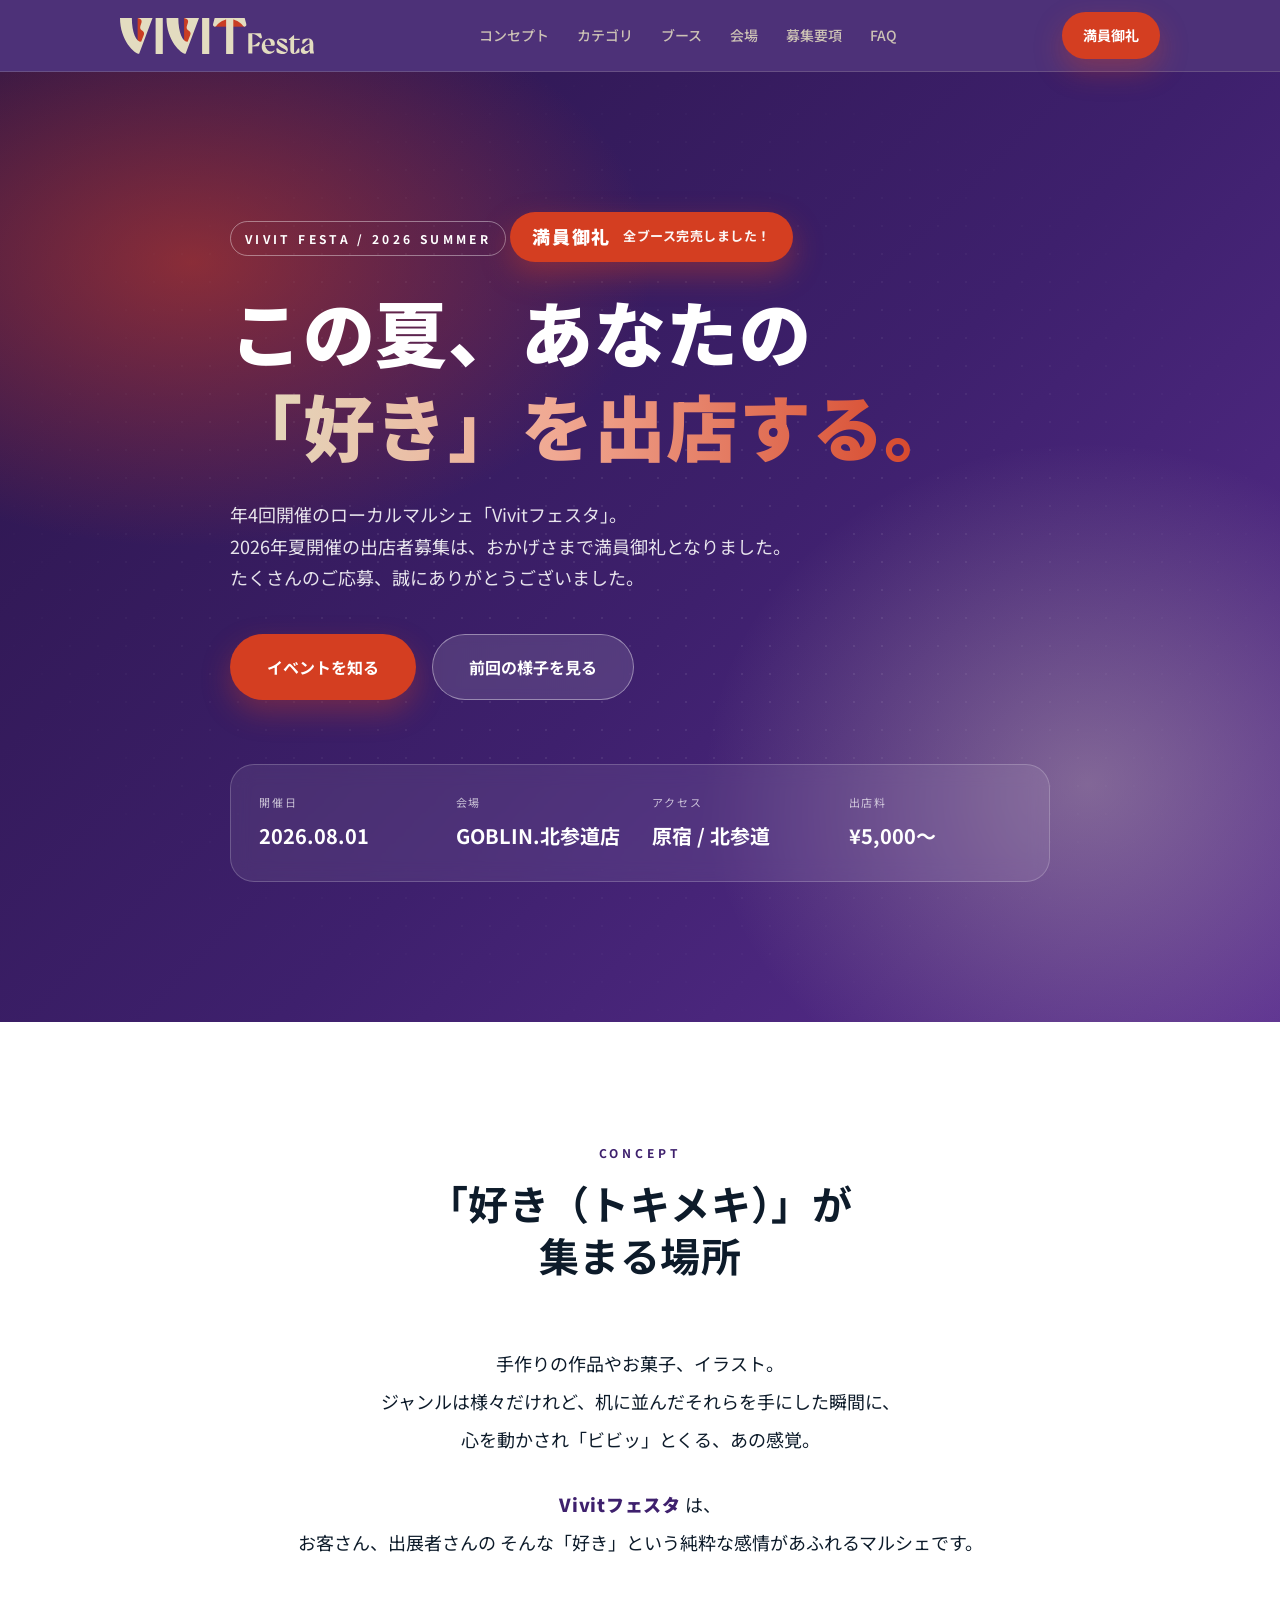
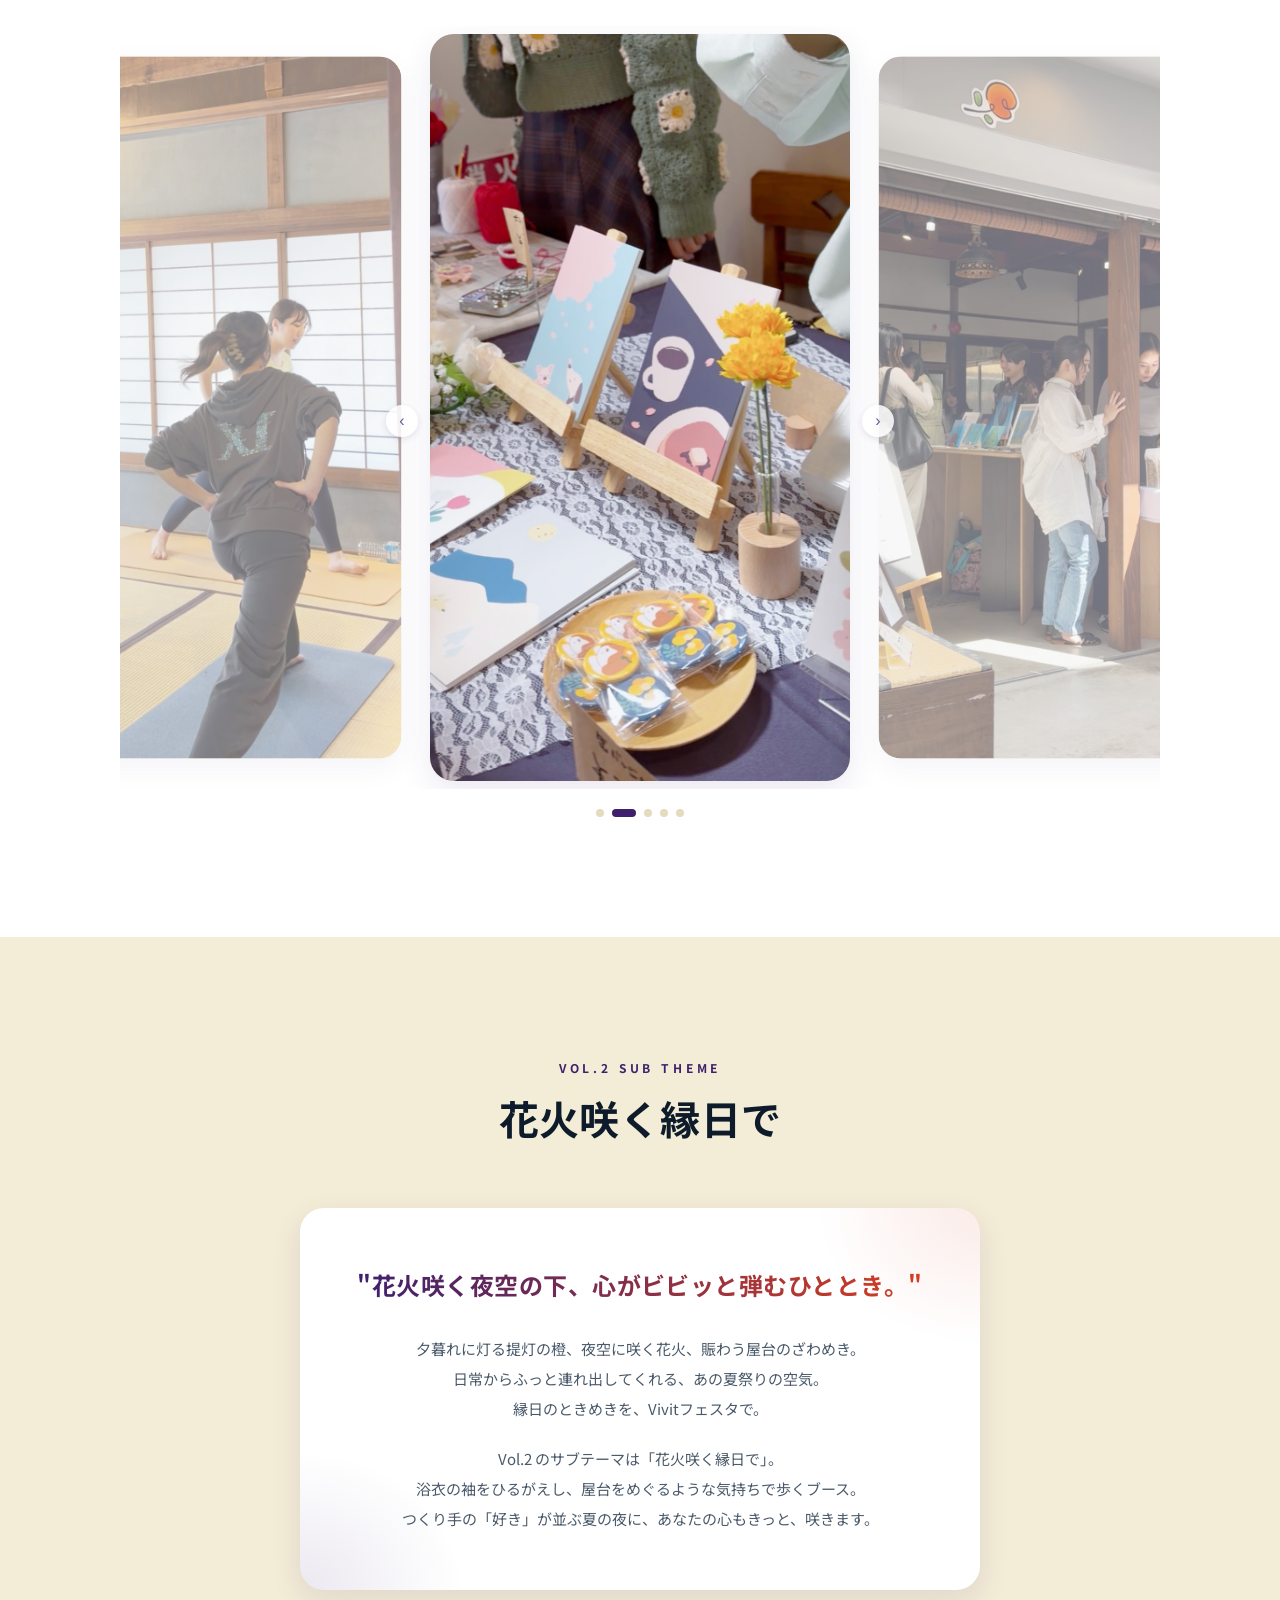
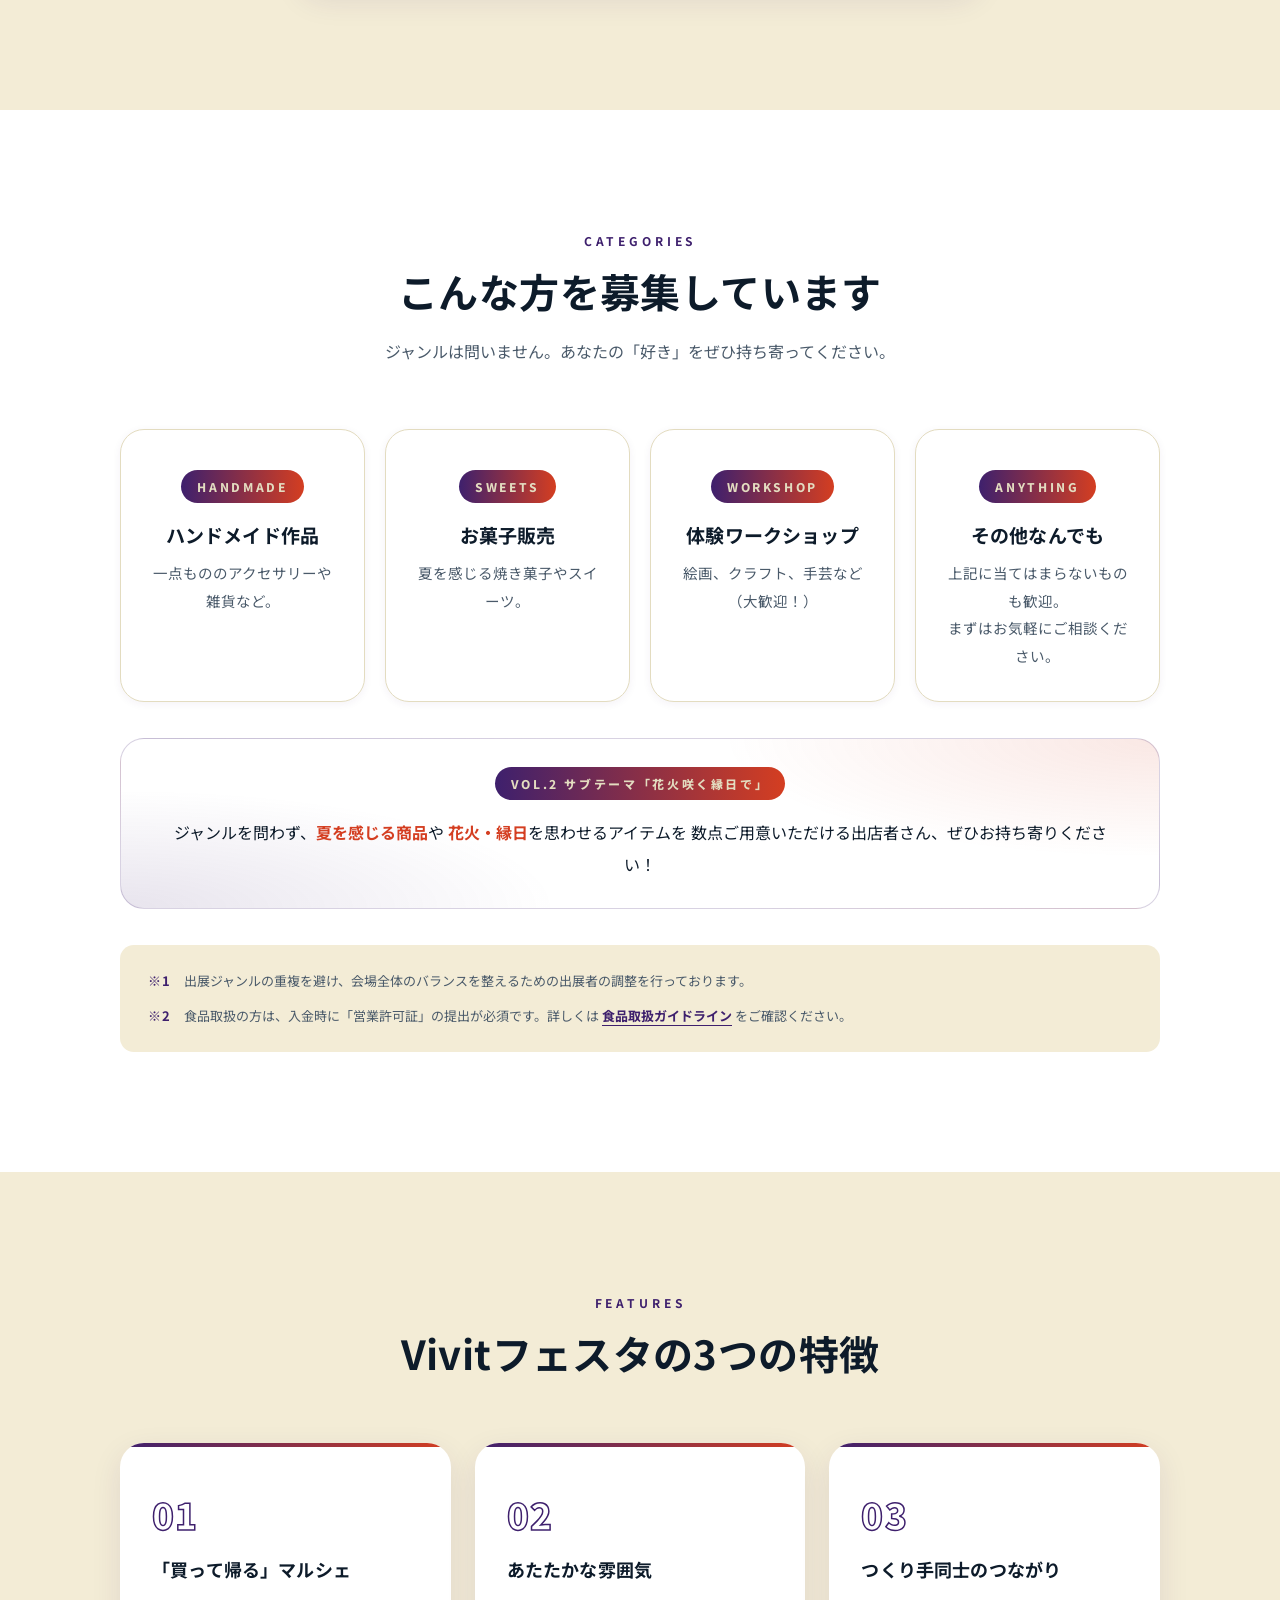
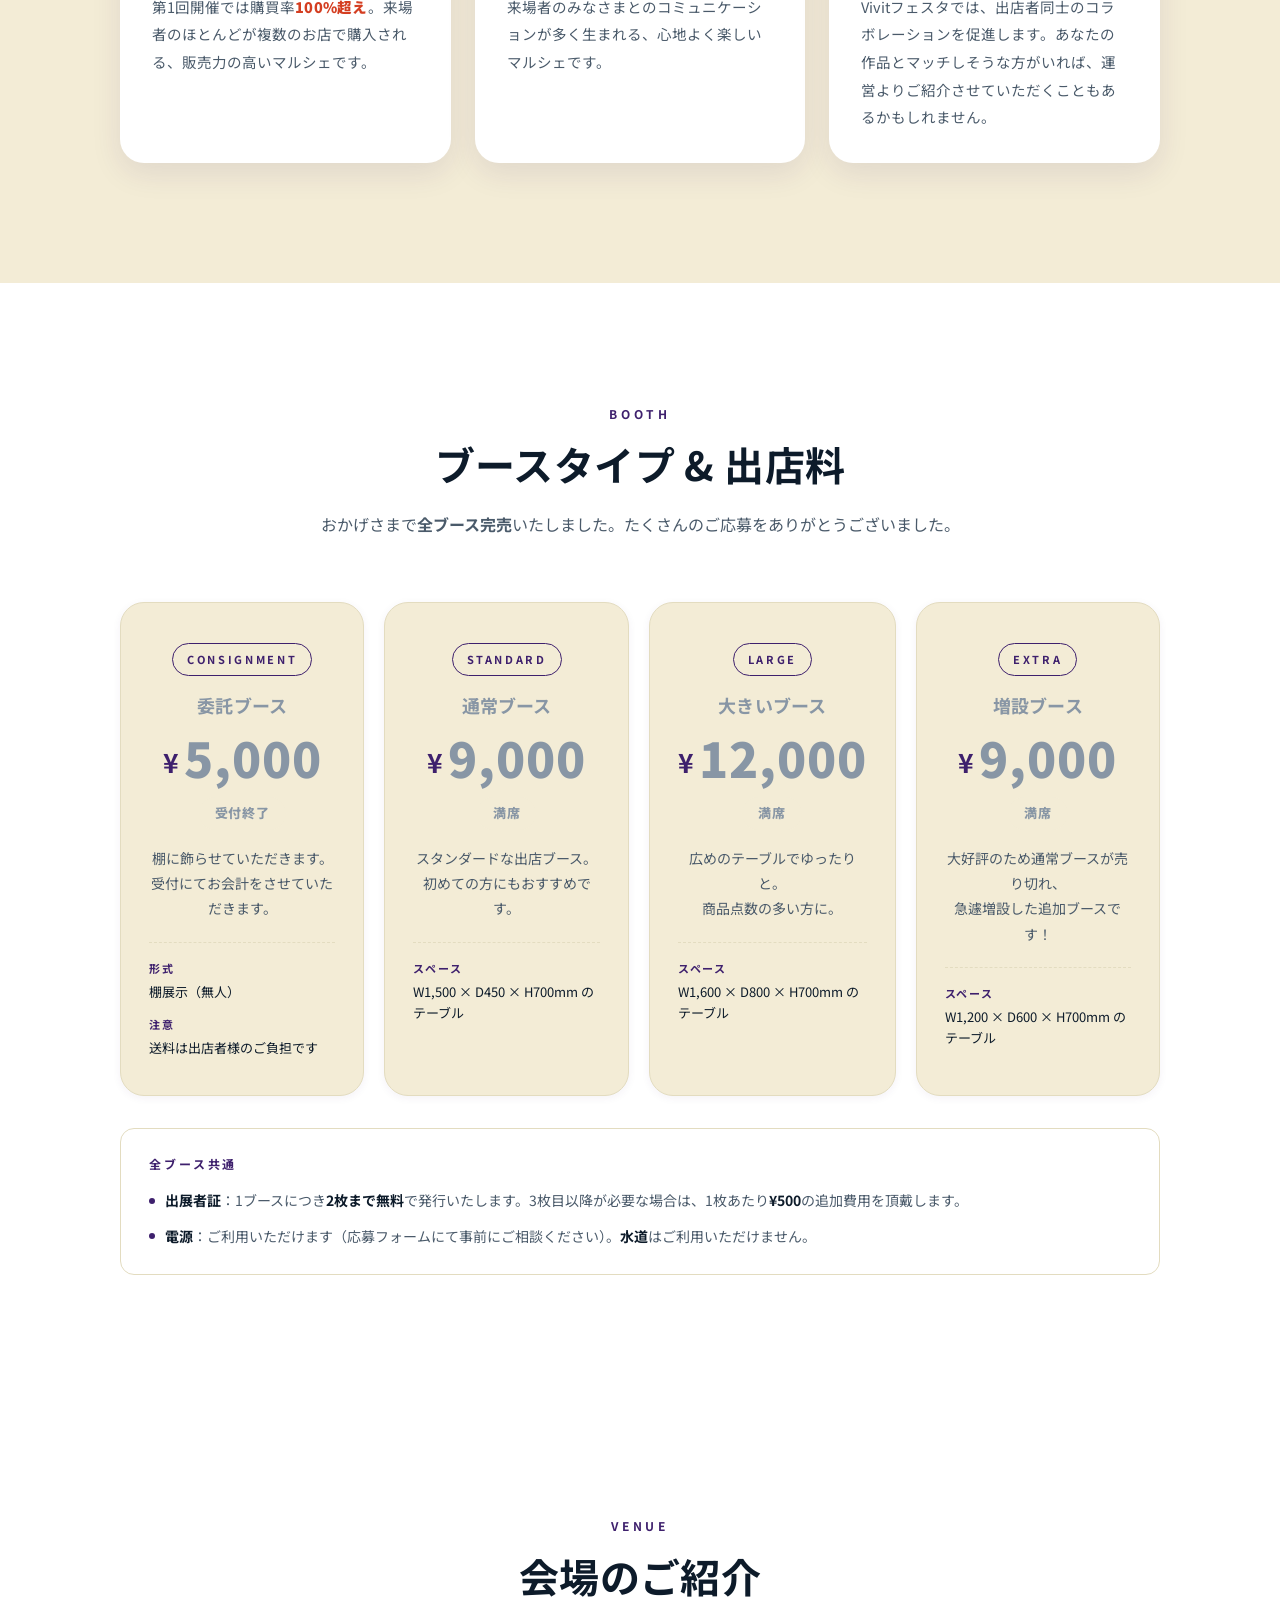
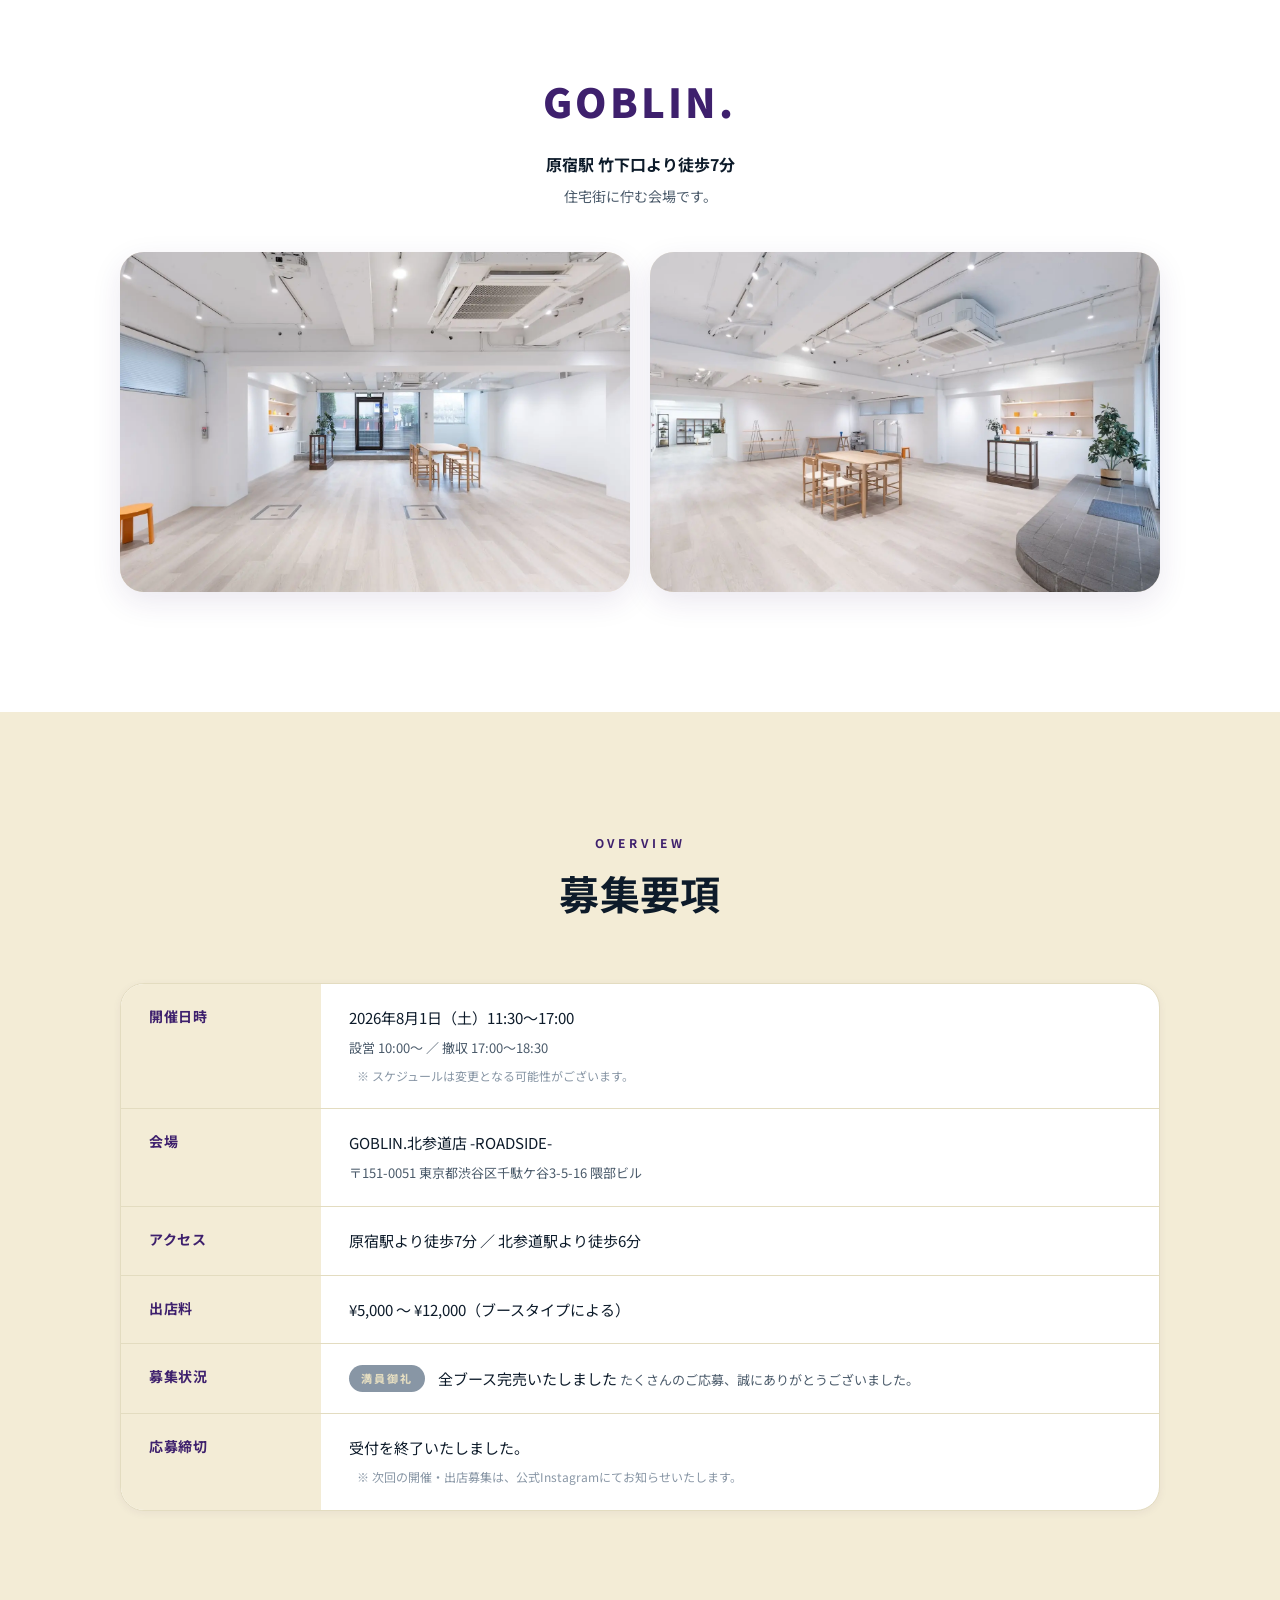
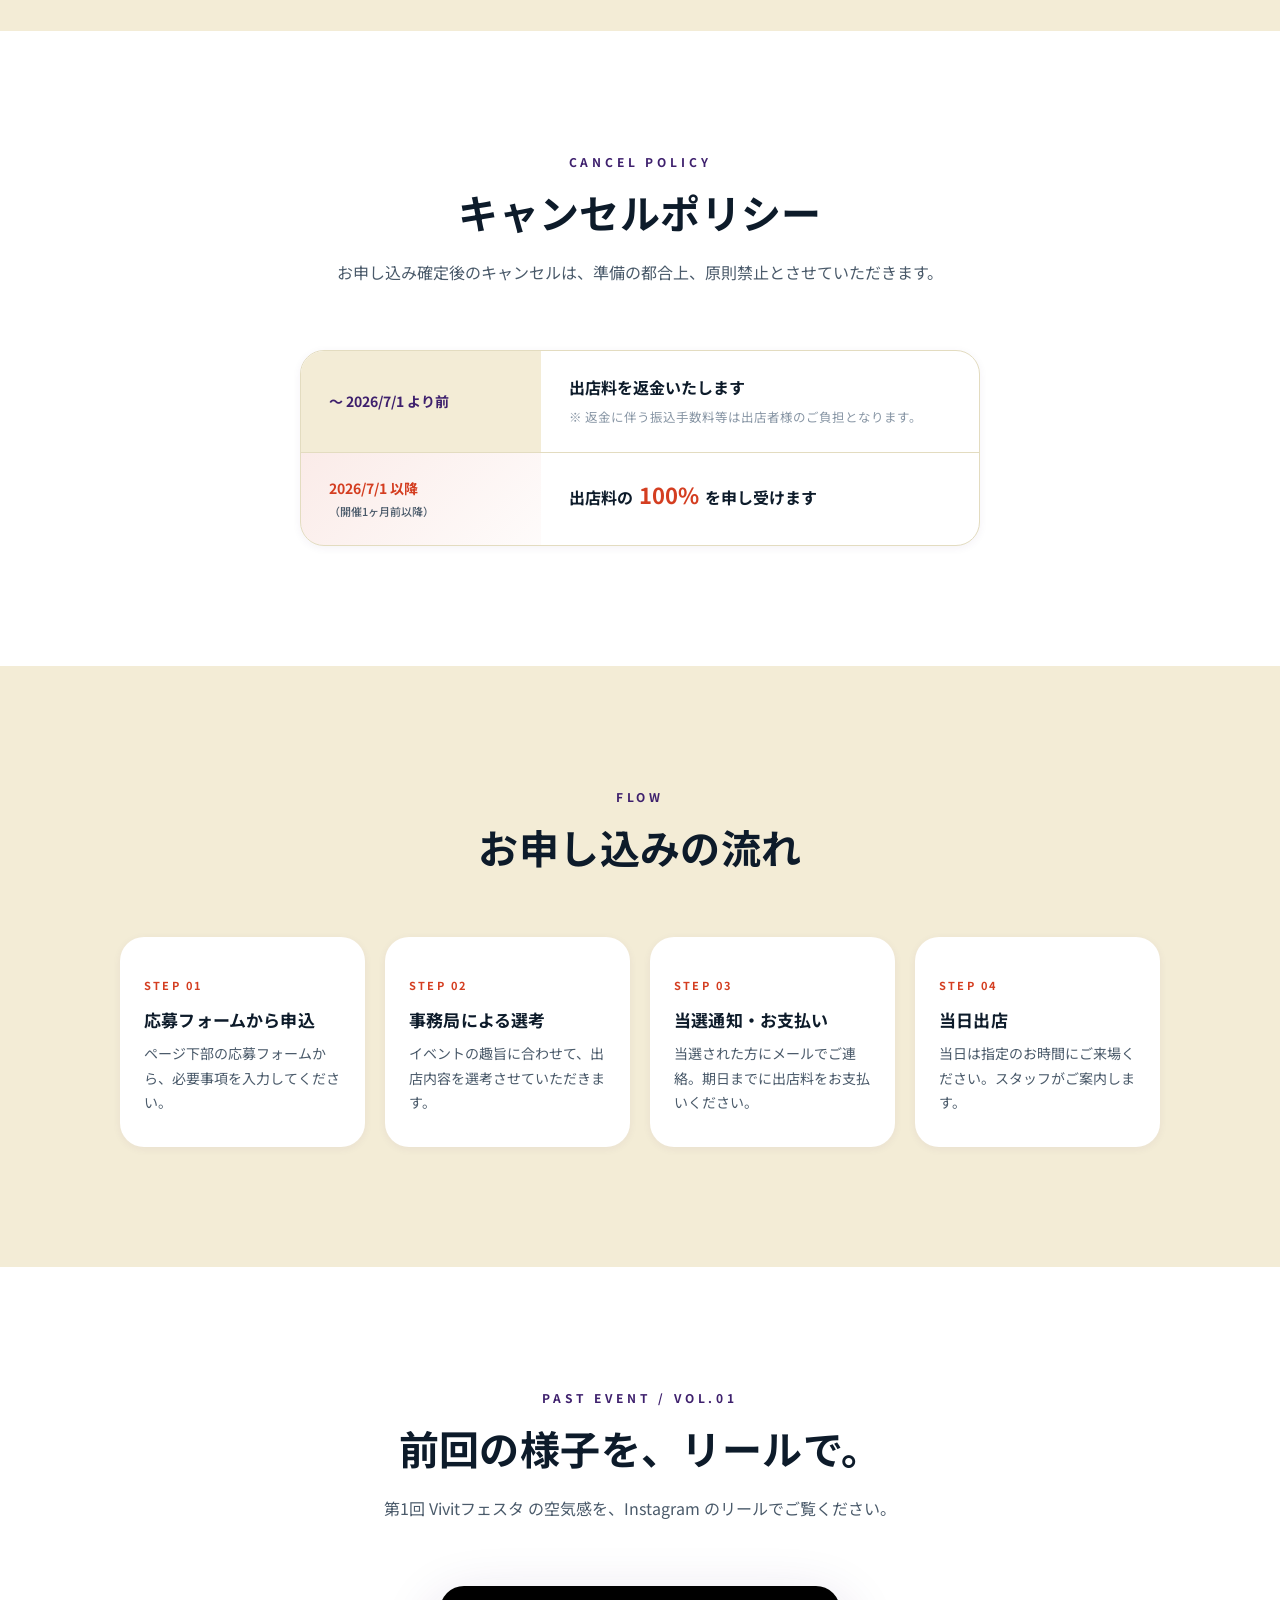
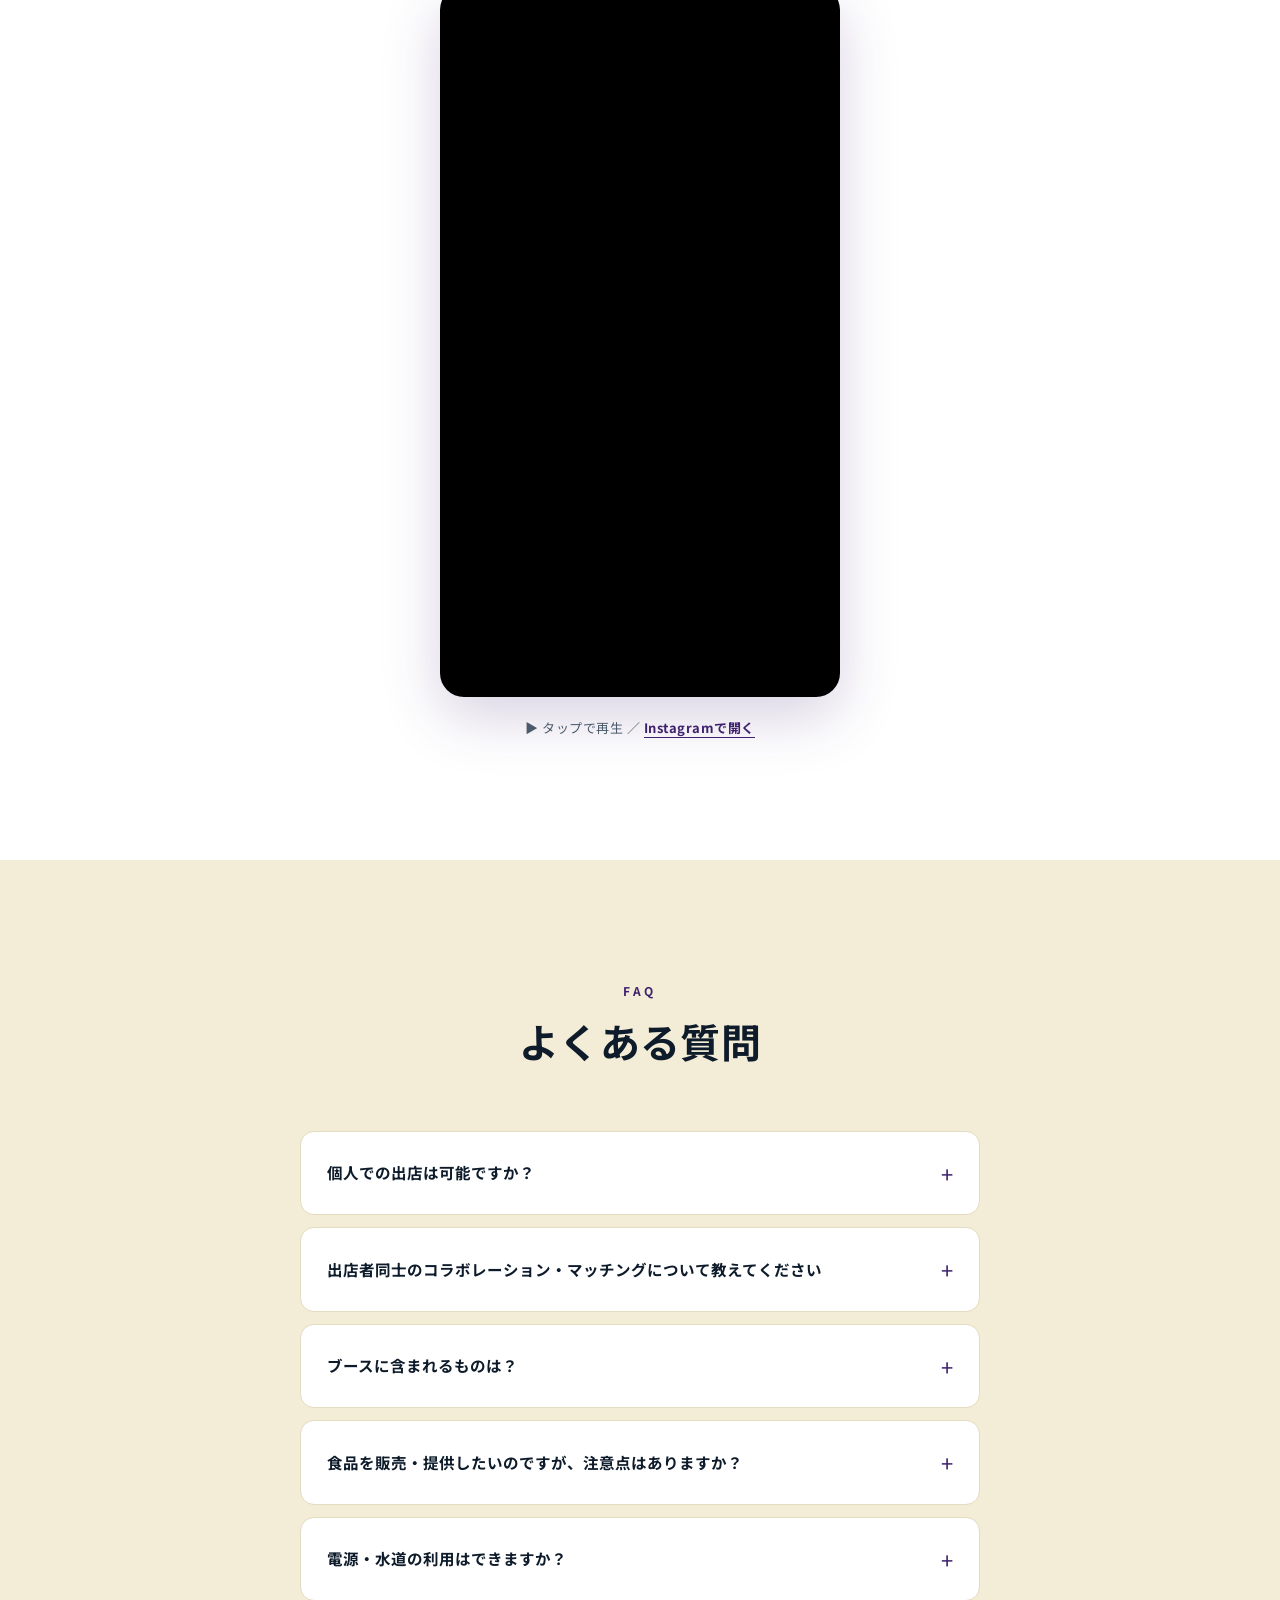
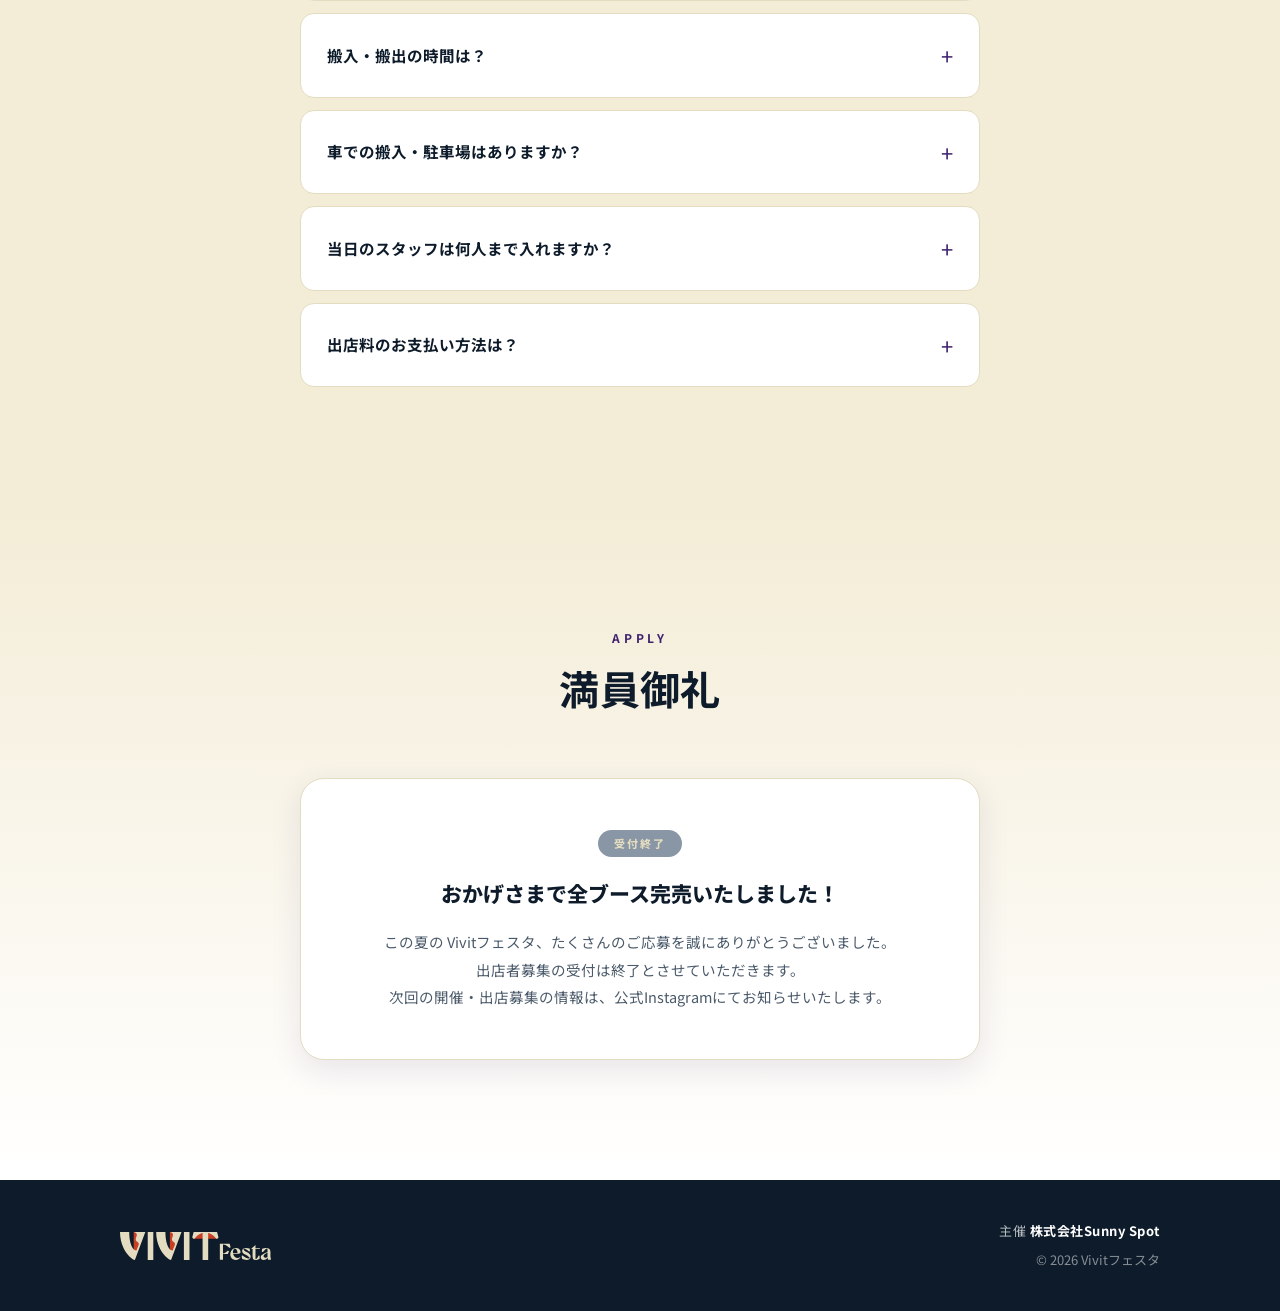
<file: index.html>
<!DOCTYPE html>
<html lang="ja">
<head>
  <meta charset="UTF-8">
  <meta name="viewport" content="width=device-width, initial-scale=1.0">
  <title>Vivitフェスタ</title>
  <meta http-equiv="refresh" content="0; url=/lp-2026-summer/">
  <link rel="canonical" href="/lp-2026-summer/">
  <script>location.replace('/lp-2026-summer/');</script>
</head>
<body>
  <p><a href="/lp-2026-summer/">Vivitフェスタ 2026 夏 のページへ</a></p>
</body>
</html>
</file>
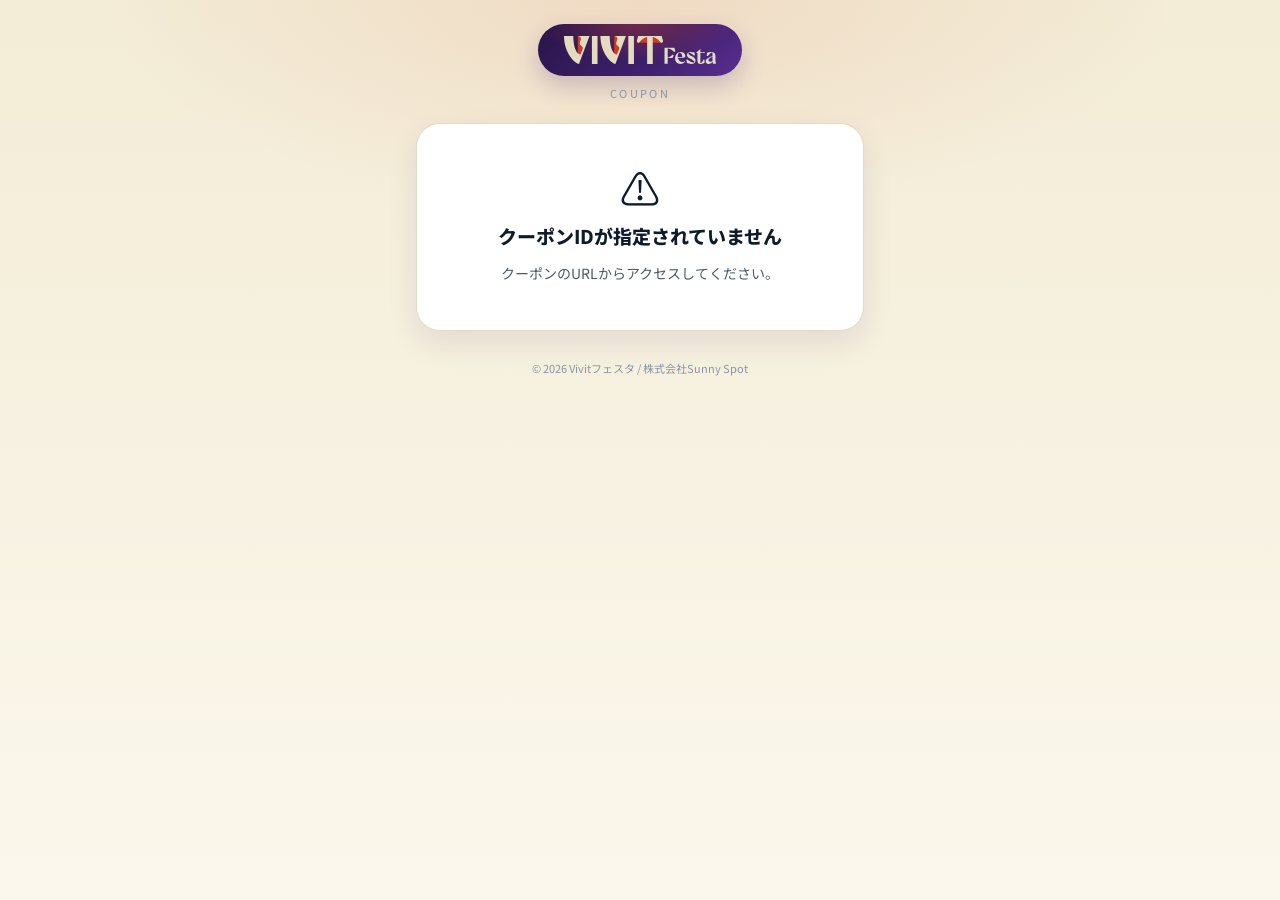
<file: coupon-2026-summer/index.html>
<!DOCTYPE html>
<html lang="ja">
<head>
  <meta charset="UTF-8">
  <meta name="viewport" content="width=device-width, initial-scale=1.0, viewport-fit=cover">
  <title>Vivitフェスタ クーポン</title>
  <meta name="robots" content="noindex,nofollow">
  <meta name="description" content="Vivitフェスタ 来場者向けクーポン">
  <link rel="preconnect" href="https://fonts.googleapis.com">
  <link rel="preconnect" href="https://fonts.gstatic.com" crossorigin>
  <link href="https://fonts.googleapis.com/css2?family=Noto+Sans+JP:wght@400;500;700;900&display=swap" rel="stylesheet">
  <style>
    :root {
      --color-primary: #3E206D;
      --color-primary-dark: #2a1549;
      --color-accent: #d43e21;
      --color-accent-dark: #a82e16;
      --color-cream: #e3dcc0;
      --color-ink: #0d1b2a;
      --color-ink-soft: #4a5a6a;
      --color-muted: #8896a5;
      --color-line: #e3dcc0;
      --color-surface: #ffffff;
      --color-surface-tinted: #f3ecd6;
      --radius-md: 14px;
      --radius-lg: 24px;
      --radius-pill: 999px;
      --font-jp: "Noto Sans JP", "Hiragino Sans", "Hiragino Kaku Gothic ProN", "Yu Gothic", sans-serif;
    }

    *, *::before, *::after { box-sizing: border-box; }
    [hidden] { display: none !important; }

    html { -webkit-text-size-adjust: 100%; }
    body {
      margin: 0;
      font-family: var(--font-jp);
      color: var(--color-ink);
      line-height: 1.7;
      -webkit-font-smoothing: antialiased;
      background:
        radial-gradient(70% 40% at 50% 0%, rgba(212, 62, 33, 0.10) 0%, transparent 60%),
        linear-gradient(180deg, var(--color-surface-tinted) 0%, #fbf7ec 100%);
      min-height: 100vh;
      min-height: 100dvh;
    }

    .wrap {
      width: 100%;
      max-width: 480px;
      margin-inline: auto;
      padding: 24px 16px calc(32px + env(safe-area-inset-bottom));
    }

    /* ===== Header ===== */
    .site-title {
      text-align: center;
      margin-bottom: 20px;
    }
    .logo-band {
      display: inline-flex;
      justify-content: center;
      align-items: center;
      padding: 12px 26px;
      border-radius: var(--radius-pill);
      background:
        radial-gradient(80% 120% at 50% 0%, rgba(212, 62, 33, 0.35) 0%, transparent 60%),
        linear-gradient(135deg, #2a1549 0%, #3E206D 60%, #5a2e90 100%);
      box-shadow: 0 10px 24px rgba(62, 32, 109, 0.22);
    }
    .logo-band .logo-img {
      height: 28px;
      width: auto;
      display: block;
    }
    .site-title .sub {
      display: block;
      margin-top: 8px;
      font-size: 11px;
      letter-spacing: 0.22em;
      color: var(--color-muted);
      text-transform: uppercase;
    }

    /* ===== Screen switching ===== */
    .screen { display: none; }
    .screen.is-active { display: block; }

    /* ===== Coupon ticket card ===== */
    .ticket {
      position: relative;
      background: var(--color-surface);
      border-radius: var(--radius-lg);
      box-shadow: 0 18px 44px rgba(62, 32, 109, 0.18);
      overflow: hidden;
      isolation: isolate;
    }
    .ticket-top {
      position: relative;
      padding: 30px 24px 26px;
      text-align: center;
      background:
        radial-gradient(60% 80% at 50% 0%, rgba(212, 62, 33, 0.10), transparent 70%),
        linear-gradient(180deg, #ffffff 0%, #fffdf7 100%);
    }
    .ticket-brand {
      font-size: 14px;
      font-weight: 700;
      letter-spacing: 0.06em;
      color: var(--color-primary);
      margin: 0 0 6px;
    }
    .ticket-amount {
      font-weight: 900;
      line-height: 1;
      letter-spacing: 0.01em;
      color: var(--color-accent);
      margin: 10px 0 4px;
      font-size: clamp(56px, 20vw, 84px);
    }
    .ticket-amount .yen {
      font-size: 0.42em;
      font-weight: 800;
      margin-left: 4px;
      color: var(--color-accent-dark);
      vertical-align: 0.12em;
    }
    .ticket-amount.is-skeleton {
      color: transparent;
      background: linear-gradient(90deg, #eee 25%, #f6f6f6 37%, #eee 63%);
      background-size: 400% 100%;
      border-radius: 12px;
      animation: shimmer 1.4s ease infinite;
      min-height: 84px;
    }
    @keyframes shimmer { 0% { background-position: 100% 0; } 100% { background-position: -100% 0; } }

    /* Perforation divider with side notches */
    .ticket-divider {
      position: relative;
      height: 0;
      border-top: 2px dashed var(--color-line);
      margin: 0 18px;
    }
    .ticket-divider::before,
    .ticket-divider::after {
      content: "";
      position: absolute;
      top: 50%;
      width: 26px;
      height: 26px;
      border-radius: 50%;
      background:
        radial-gradient(70% 40% at 50% 0%, rgba(212, 62, 33, 0.10) 0%, transparent 60%),
        var(--color-surface-tinted);
      transform: translateY(-50%);
    }
    .ticket-divider::before { left: -31px; }
    .ticket-divider::after { right: -31px; }

    .ticket-bottom {
      padding: 16px 24px 22px;
      text-align: center;
      background: linear-gradient(180deg, #fffdf7 0%, #ffffff 100%);
    }
    .ticket-terms {
      display: inline-flex;
      flex-wrap: wrap;
      gap: 6px 10px;
      justify-content: center;
      font-size: 13px;
      font-weight: 700;
      color: var(--color-primary);
    }
    .ticket-terms .chip {
      background: var(--color-surface-tinted);
      border-radius: var(--radius-pill);
      padding: 4px 14px;
    }

    /* Used stamp overlay */
    .ticket.is-used { filter: grayscale(0.85); }
    .ticket.is-used .ticket-amount { color: var(--color-muted); }
    .used-stamp {
      position: absolute;
      inset: 0;
      z-index: 3;
      display: grid;
      place-items: center;
      pointer-events: none;
    }
    .used-stamp span {
      transform: rotate(-14deg);
      border: 4px solid var(--color-accent);
      color: var(--color-accent);
      font-weight: 900;
      font-size: 34px;
      letter-spacing: 0.1em;
      padding: 6px 22px;
      border-radius: 12px;
      background: rgba(255, 255, 255, 0.72);
      box-shadow: 0 4px 14px rgba(168, 46, 22, 0.25);
    }

    /* ===== Guidance / status ===== */
    .guide {
      margin: 18px 2px 0;
      font-size: 14.5px;
      font-weight: 700;
      text-align: center;
      color: var(--color-ink);
    }
    .status {
      margin: 12px 0 0;
      min-height: 1px;
    }
    .status .msg {
      display: block;
      padding: 12px 16px;
      border-radius: var(--radius-md);
      font-size: 13.5px;
      font-weight: 700;
      line-height: 1.6;
      text-align: center;
    }
    .status .msg.info { background: rgba(62, 32, 109, 0.08); color: var(--color-primary); }
    .status .msg.error { background: rgba(212, 62, 33, 0.10); color: var(--color-accent-dark); border: 1px solid rgba(212, 62, 33, 0.35); }

    /* ===== Used info ===== */
    .used-info {
      margin: 18px 0 0;
      padding: 18px 20px;
      background: var(--color-surface);
      border: 1px solid var(--color-line);
      border-radius: var(--radius-md);
      text-align: center;
    }
    .used-info .done {
      font-size: 17px;
      font-weight: 800;
      color: var(--color-primary);
      margin: 0 0 10px;
    }
    .used-info dl { margin: 0; display: grid; gap: 6px; }
    .used-info dl div { display: flex; justify-content: center; gap: 8px; font-size: 13.5px; }
    .used-info dt { color: var(--color-muted); font-weight: 700; }
    .used-info dd { margin: 0; color: var(--color-ink); font-weight: 700; }

    /* ===== Controls ===== */
    .controls { margin-top: 22px; }
    .field-label {
      display: block;
      font-size: 14px;
      font-weight: 700;
      color: var(--color-ink);
      margin-bottom: 8px;
    }
    .shop-select {
      width: 100%;
      min-height: 52px;
      font-family: inherit;
      font-size: 16px;
      color: var(--color-ink);
      padding: 12px 40px 12px 16px;
      border: 1px solid var(--color-line);
      border-radius: var(--radius-md);
      background-color: #fff;
      background-image: url("data:image/svg+xml,%3Csvg xmlns='http://www.w3.org/2000/svg' width='16' height='16' viewBox='0 0 24 24' fill='none' stroke='%233E206D' stroke-width='3' stroke-linecap='round' stroke-linejoin='round'%3E%3Cpolyline points='6 9 12 15 18 9'/%3E%3C/svg%3E");
      background-repeat: no-repeat;
      background-position: right 16px center;
      -webkit-appearance: none;
      appearance: none;
    }
    .shop-select:focus { outline: none; border-color: var(--color-primary); box-shadow: 0 0 0 3px rgba(62, 32, 109, 0.12); }
    .shop-select:disabled { background-color: #f4f4f4; color: var(--color-muted); }

    .use-btn {
      width: 100%;
      min-height: 56px;
      margin-top: 16px;
      font-family: inherit;
      font-size: 17px;
      font-weight: 800;
      color: #fff;
      border: 0;
      border-radius: var(--radius-pill);
      background: var(--color-accent);
      box-shadow: 0 12px 26px rgba(212, 62, 33, 0.34);
      cursor: pointer;
      transition: background 0.2s ease, transform 0.1s ease, opacity 0.2s ease;
    }
    .use-btn:not(:disabled):active { transform: translateY(1px); }
    .use-btn:disabled {
      background: var(--color-muted);
      box-shadow: none;
      opacity: 0.7;
      cursor: not-allowed;
    }

    /* ===== Notes ===== */
    .notes {
      margin: 22px 0 0;
      padding: 16px 18px;
      background: var(--color-surface-tinted);
      border-radius: var(--radius-md);
      list-style: none;
    }
    .notes li {
      position: relative;
      padding-left: 16px;
      font-size: 12.5px;
      line-height: 1.8;
      color: var(--color-ink-soft);
    }
    .notes li::before {
      content: "";
      position: absolute;
      left: 2px;
      top: 0.75em;
      width: 5px;
      height: 5px;
      border-radius: 50%;
      background: var(--color-primary);
    }

    /* ===== Message screen (loading / errors) ===== */
    .message-card {
      margin-top: 8px;
      padding: 44px 24px;
      background: var(--color-surface);
      border: 1px solid var(--color-line);
      border-radius: var(--radius-lg);
      box-shadow: 0 12px 30px rgba(62, 32, 109, 0.10);
      text-align: center;
    }
    .message-card .icon { font-size: 40px; line-height: 1; margin-bottom: 12px; }
    .message-card .title {
      font-size: 19px;
      font-weight: 800;
      color: var(--color-ink);
      margin: 0 0 10px;
    }
    .message-card .text {
      font-size: 14px;
      color: var(--color-ink-soft);
      margin: 0;
    }
    .spinner {
      width: 34px;
      height: 34px;
      margin: 0 auto 16px;
      border: 3px solid var(--color-line);
      border-top-color: var(--color-primary);
      border-radius: 50%;
      animation: spin 0.8s linear infinite;
    }
    @keyframes spin { to { transform: rotate(360deg); } }
    .reload-btn {
      margin-top: 22px;
      min-height: 48px;
      padding: 0 28px;
      font-family: inherit;
      font-size: 15px;
      font-weight: 800;
      color: var(--color-primary);
      background: transparent;
      border: 1px solid var(--color-primary);
      border-radius: var(--radius-pill);
      cursor: pointer;
    }
    .reload-btn:active { background: rgba(62, 32, 109, 0.06); }

    .footer { margin-top: 28px; text-align: center; font-size: 11px; color: var(--color-muted); }
  </style>
</head>
<body>
  <div class="wrap">
    <div class="site-title">
      <span class="logo-band">
        <img src="img/VivitFesta_logo.svg" alt="Vivitフェスタ" class="logo-img">
      </span>
      <span class="sub">Coupon</span>
    </div>

    <!-- ============ 読み込み中 ============ -->
    <section class="screen" id="screen-loading" aria-hidden="true">
      <div class="message-card">
        <div class="spinner" role="status" aria-label="読み込み中"></div>
        <p class="title">クーポン情報を確認しています…</p>
      </div>
    </section>

    <!-- ============ クーポン（有効／使用中／使用済み） ============ -->
    <section class="screen" id="screen-coupon" aria-hidden="true">
      <div class="ticket" id="ticket">
        <div class="ticket-top">
          <p class="ticket-brand">Vivitフェスタ クーポン</p>
          <p class="ticket-amount is-skeleton" id="amount"></p>
        </div>
        <div class="ticket-divider" aria-hidden="true"></div>
        <div class="ticket-bottom">
          <span class="ticket-terms">
            <span class="chip">当日限り</span>
            <span class="chip">1回限り使用可能</span>
          </span>
        </div>
        <div class="used-stamp" id="usedStamp" hidden><span>使用済み</span></div>
      </div>

      <p class="guide" id="guide" aria-live="polite"></p>
      <div class="status" id="status" aria-live="polite"></div>

      <!-- 使用済み情報 -->
      <div class="used-info" id="usedInfo" hidden>
        <p class="done">クーポンを使用しました</p>
        <dl>
          <div id="usedShopRow" hidden><dt>使用店舗</dt><dd id="usedShop"></dd></div>
          <div id="usedAtRow" hidden><dt>使用日時</dt><dd id="usedAt"></dd></div>
        </dl>
      </div>

      <!-- 操作エリア（未使用時のみ） -->
      <div class="controls" id="controls" hidden>
        <label class="field-label" for="shopSelect">使用するお店</label>
        <select class="shop-select" id="shopSelect" aria-label="使用するお店">
          <option value="">お店を選択してください</option>
        </select>
        <button class="use-btn" id="useBtn" type="button" disabled>このクーポンを使う</button>
      </div>

      <ul class="notes" id="notes" hidden>
        <li>店舗スタッフに画面を見せてから「このクーポンを使う」を押してください。</li>
        <li>使用後の取り消しはできません。</li>
        <li>クーポンは1回限り使用できます。</li>
        <li>通信環境の良い場所で操作してください。</li>
      </ul>
    </section>

    <!-- ============ メッセージ（IDなし／無効ID／通信エラー） ============ -->
    <section class="screen" id="screen-message" aria-hidden="true">
      <div class="message-card">
        <div class="icon" id="msgIcon" aria-hidden="true">⚠️</div>
        <p class="title" id="msgTitle"></p>
        <p class="text" id="msgText"></p>
        <button class="reload-btn" id="reloadBtn" type="button" hidden>再読み込み</button>
      </div>
    </section>

    <p class="footer">© 2026 Vivitフェスタ / 株式会社Sunny Spot</p>
  </div>

  <script>
    'use strict';

    // ===== 設定 =====
    // GAS ウェブアプリの URL をここに設定する（gas/README.md 参照）。
    // 例: 'https://script.google.com/macros/s/XXXXXXXX/exec'
    var API_URL = 'https://script.google.com/macros/s/AKfycbx8PW2weykoGiZDBnjn3bBWa5H8gSLRcujG8KRDYFD17rrcGRQhaOvGdFDfoho9oCb8/exec';

    // ===== 要素参照 =====
    var el = {
      screens: {
        loading: document.getElementById('screen-loading'),
        coupon: document.getElementById('screen-coupon'),
        message: document.getElementById('screen-message')
      },
      ticket: document.getElementById('ticket'),
      amount: document.getElementById('amount'),
      usedStamp: document.getElementById('usedStamp'),
      guide: document.getElementById('guide'),
      status: document.getElementById('status'),
      usedInfo: document.getElementById('usedInfo'),
      usedShopRow: document.getElementById('usedShopRow'),
      usedShop: document.getElementById('usedShop'),
      usedAtRow: document.getElementById('usedAtRow'),
      usedAt: document.getElementById('usedAt'),
      controls: document.getElementById('controls'),
      shopSelect: document.getElementById('shopSelect'),
      useBtn: document.getElementById('useBtn'),
      notes: document.getElementById('notes'),
      msgIcon: document.getElementById('msgIcon'),
      msgTitle: document.getElementById('msgTitle'),
      msgText: document.getElementById('msgText'),
      reloadBtn: document.getElementById('reloadBtn')
    };

    var couponId = null;
    var isSubmitting = false;

    // ===== 画面切り替え =====
    function showScreen(name) {
      Object.keys(el.screens).forEach(function (key) {
        var active = key === name;
        el.screens[key].classList.toggle('is-active', active);
        el.screens[key].setAttribute('aria-hidden', active ? 'false' : 'true');
      });
    }

    function showMessage(icon, title, text, allowReload) {
      el.msgIcon.textContent = icon;
      el.msgTitle.textContent = title;
      el.msgText.textContent = text || '';
      el.reloadBtn.hidden = !allowReload;
      showScreen('message');
    }

    function setStatus(text, type) {
      if (!text) { el.status.innerHTML = ''; return; }
      var span = document.createElement('span');
      span.className = 'msg ' + (type || 'info');
      span.textContent = text;
      el.status.innerHTML = '';
      el.status.appendChild(span);
    }

    // ===== 表示ヘルパー =====
    function renderAmount(amount) {
      el.amount.classList.remove('is-skeleton');
      el.amount.textContent = '';
      var yen = document.createElement('span');
      yen.className = 'yen';
      yen.textContent = '円';
      el.amount.appendChild(document.createTextNode(String(amount)));
      el.amount.appendChild(yen);
    }

    function formatDateTime(iso) {
      if (!iso) return '';
      var d = new Date(iso);
      if (isNaN(d.getTime())) return String(iso);
      var pad = function (n) { return (n < 10 ? '0' : '') + n; };
      return d.getFullYear() + '年' + (d.getMonth() + 1) + '月' + d.getDate() + '日 ' +
             pad(d.getHours()) + ':' + pad(d.getMinutes());
    }

    function populateShops(shops) {
      // 既存の選択肢（先頭のプレースホルダ以外）をクリア
      while (el.shopSelect.options.length > 1) { el.shopSelect.remove(1); }
      (shops || []).forEach(function (shop) {
        if (!shop || !shop.shopId) return;
        var opt = document.createElement('option');
        opt.value = shop.shopId;
        opt.textContent = shop.shopName || shop.shopId; // XSS防止のため textContent
        el.shopSelect.appendChild(opt);
      });
    }

    function refreshUseButton() {
      var ok = !!el.shopSelect.value && !isSubmitting;
      el.useBtn.disabled = !ok;
    }

    // ===== クーポン状態の描画 =====
    function renderCoupon(coupon, shops, availability) {
      renderAmount(coupon.amount);
      // 状態ごとに一旦リセット
      el.usedInfo.hidden = true;
      el.usedShopRow.hidden = true;
      el.usedAtRow.hidden = true;

      if (coupon.used) {
        // 使用済み表示
        el.ticket.classList.add('is-used');
        el.usedStamp.hidden = false;
        el.controls.hidden = true;
        el.notes.hidden = true;
        el.guide.textContent = 'このクーポンは使用済みです。';
        setStatus('', null);

        el.usedInfo.hidden = false;
        if (coupon.shopName) {
          el.usedShop.textContent = coupon.shopName;
          el.usedShopRow.hidden = false;
        }
        if (coupon.usedAt) {
          el.usedAt.textContent = formatDateTime(coupon.usedAt);
          el.usedAtRow.hidden = false;
        }
      } else if (availability && availability.available === false) {
        // 利用可能期間外（未使用だが今は使えない）
        el.ticket.classList.remove('is-used');
        el.usedStamp.hidden = true;
        el.controls.hidden = true;
        el.notes.hidden = true;
        if (availability.reason === 'after_period') {
          el.guide.textContent = 'クーポンのご利用期間は終了しました。';
          setStatus('ご利用期間：' + formatWindow(availability) + ' でした。', 'info');
        } else {
          el.guide.textContent = 'このクーポンは開催当日にご利用いただけます。';
          setStatus('ご利用可能：' + formatWindow(availability), 'info');
        }
      } else {
        // 有効・未使用
        el.ticket.classList.remove('is-used');
        el.usedStamp.hidden = true;
        el.controls.hidden = false;
        el.notes.hidden = false;
        el.guide.textContent = 'お店を選んで、店舗スタッフに画面を見せてからご利用ください。';
        populateShops(shops);
        refreshUseButton();
      }

      showScreen('coupon');
    }

    function formatWindow(availability) {
      if (!availability || !availability.from || !availability.until) return '';
      return formatDateTime(availability.from) + ' 〜 ' + formatDateTime(availability.until);
    }

    // ===== API 呼び出し =====
    function fetchCoupon() {
      showScreen('loading');
      var url = API_URL + (API_URL.indexOf('?') >= 0 ? '&' : '?') +
                'action=getCoupon&id=' + encodeURIComponent(couponId);

      fetch(url, { method: 'GET' })
        .then(function (res) { return res.text(); })
        .then(function (text) {
          var data = safeParse(text);
          if (!data) { throw new Error('bad_json'); }

          if (data.success) {
            renderCoupon(data.coupon, data.shops, data.availability);
            return;
          }
          // 失敗レスポンス
          var code = data.error && data.error.code;
          if (code === 'COUPON_NOT_FOUND') {
            showMessage('🔍', 'クーポンが見つかりません', 'URLが正しいかご確認ください。', false);
          } else if (code === 'INVALID_REQUEST') {
            showMessage('⚠️', 'クーポンIDが指定されていません', '', false);
          } else if (code === 'INVALID_COUPON_DATA') {
            showMessage('⚠️', 'クーポン情報が正しくありません', 'お手数ですが運営までお問い合わせください。', false);
          } else {
            showMessage('⚠️', 'クーポンを表示できません', (data.error && data.error.message) || '', true);
          }
        })
        .catch(function () {
          showMessage('📡', '通信に失敗しました', '時間を置いて、もう一度お試しください。', true);
        });
    }

    function useCoupon() {
      if (isSubmitting) return;
      var shopId = el.shopSelect.value;
      if (!shopId) return;

      var shopName = el.shopSelect.options[el.shopSelect.selectedIndex].textContent;
      var confirmed = window.confirm(
        '「' + shopName + '」でこのクーポンを使用しますか？\n\n' +
        '店舗スタッフに画面を見せた状態で操作してください。\n使用後は取り消せません。'
      );
      if (!confirmed) return;

      // 送信中ロック（連打・二重送信防止）
      isSubmitting = true;
      el.useBtn.disabled = true;
      el.shopSelect.disabled = true;
      el.useBtn.textContent = '使用処理中…';
      setStatus('使用処理中です。画面を閉じないでください…', 'info');

      var body = new URLSearchParams({
        action: 'useCoupon',
        id: couponId,
        shopId: shopId
      });

      fetch(API_URL, { method: 'POST', body: body })
        .then(function (res) { return res.text(); })
        .then(function (text) {
          var data = safeParse(text);
          if (!data) { throw new Error('bad_json'); }

          if (data.success) {
            // 使用成功
            renderCoupon(data.coupon, [], null);
            return;
          }

          var code = data.error && data.error.code;
          if (code === 'COUPON_ALREADY_USED') {
            // すでに使用済み → 使用済み画面へ
            renderCoupon(data.coupon || { amount: currentAmount(), used: true }, [], null);
            return;
          }
          if (code === 'OUTSIDE_PERIOD') {
            // 期間外（読み込み後に時間切れ等）：期間外画面へ
            renderCoupon({ amount: currentAmount(), used: false }, [], data.availability || { available: false, reason: 'after_period' });
            return;
          }

          // それ以外のエラー：操作を戻して再試行可能にする
          restoreControls();
          if (code === 'SHOP_NOT_FOUND' || code === 'SHOP_INACTIVE') {
            setStatus('選択されたお店は現在ご利用いただけません。別のお店をお選びください。', 'error');
          } else {
            setStatus((data.error && data.error.message) || 'クーポンを使用できませんでした。', 'error');
          }
        })
        .catch(function () {
          restoreControls();
          setStatus('通信に失敗しました。時間を置いて、もう一度お試しください。', 'error');
        });
    }

    function restoreControls() {
      isSubmitting = false;
      el.shopSelect.disabled = false;
      el.useBtn.textContent = 'このクーポンを使う';
      refreshUseButton();
    }

    function currentAmount() {
      var t = (el.amount.textContent || '').replace(/[^0-9]/g, '');
      return t ? parseInt(t, 10) : null;
    }

    function safeParse(text) {
      try { return JSON.parse(text); } catch (e) { return null; }
    }

    // ===== 初期化 =====
    function init() {
      couponId = new URLSearchParams(window.location.search).get('id');

      if (!couponId) {
        showMessage('⚠️', 'クーポンIDが指定されていません', 'クーポンのURLからアクセスしてください。', false);
        return;
      }
      if (!API_URL) {
        showMessage('🛠️', 'ただいま準備中です', '時間を置いて、もう一度お試しください。', true);
        return;
      }

      el.shopSelect.addEventListener('change', refreshUseButton);
      el.useBtn.addEventListener('click', useCoupon);
      el.reloadBtn.addEventListener('click', function () { window.location.reload(); });

      fetchCoupon();
    }

    init();
  </script>
</body>
</html>
</file>
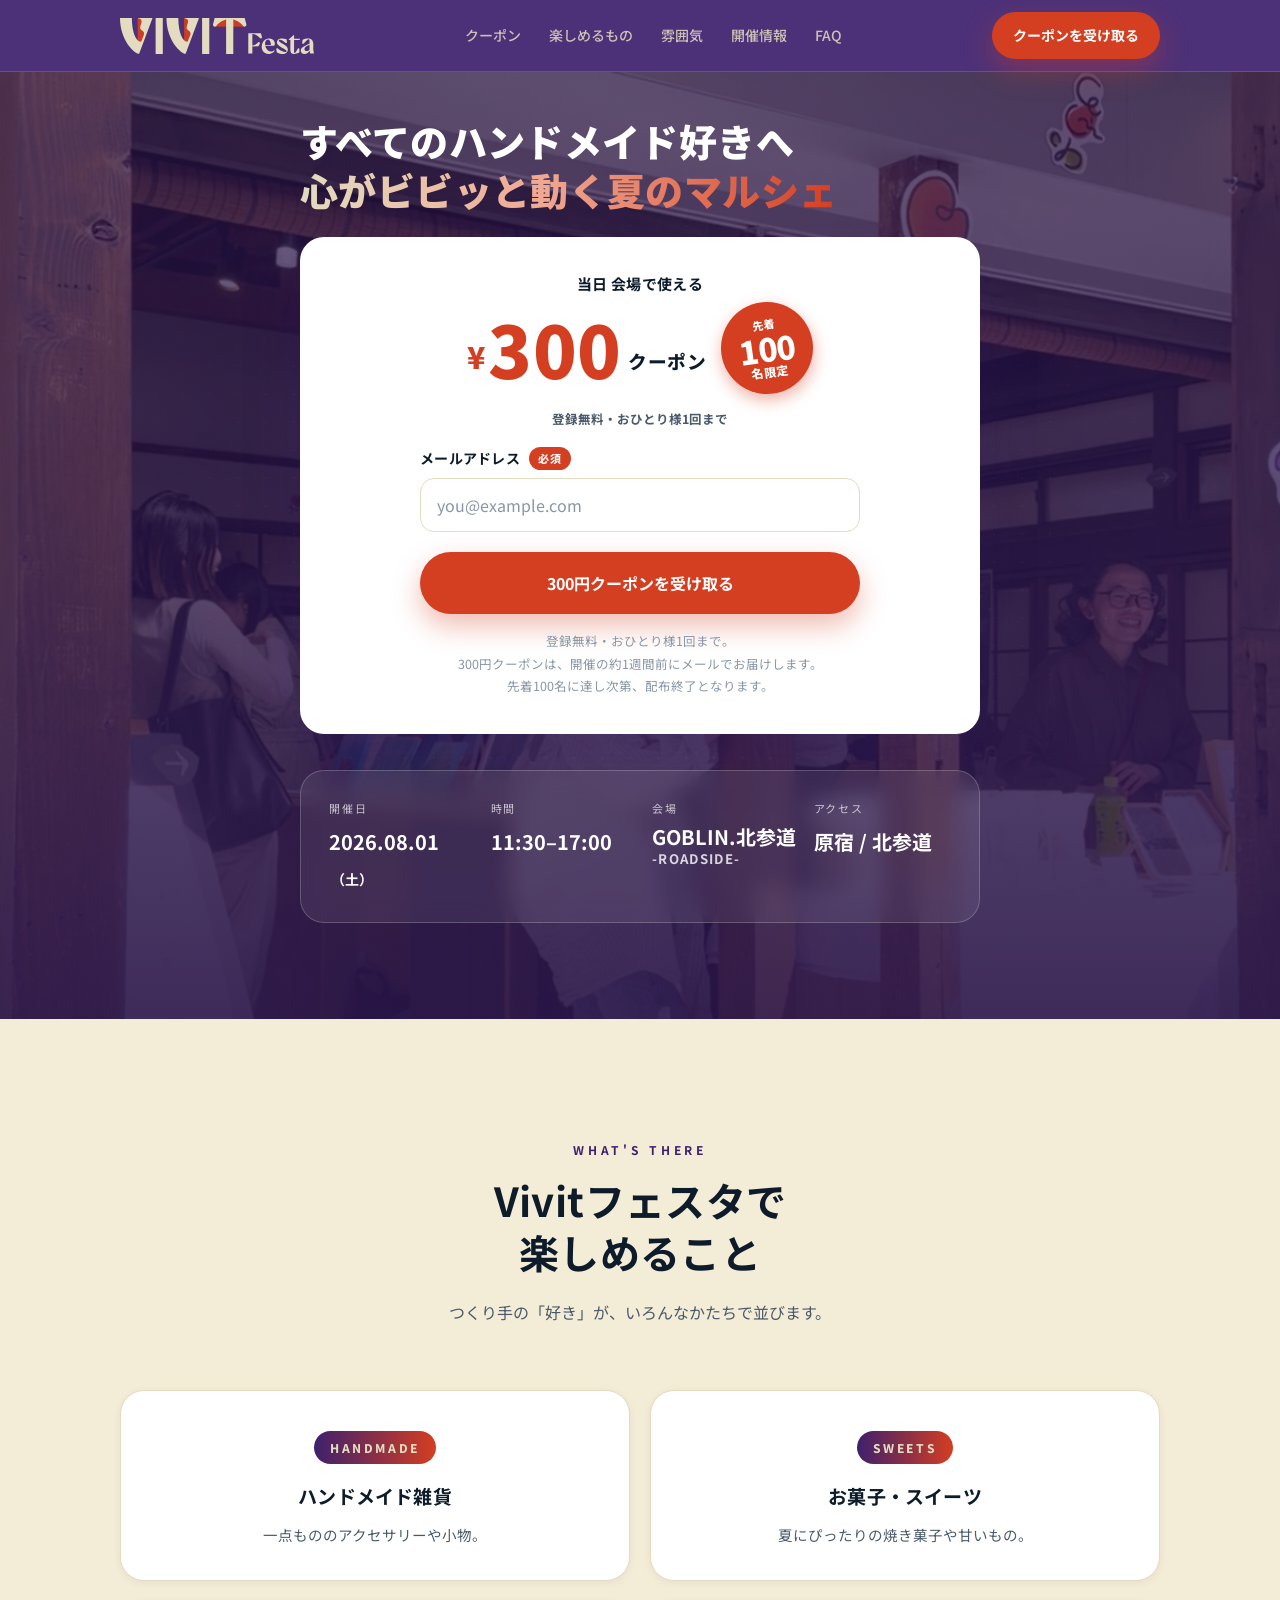
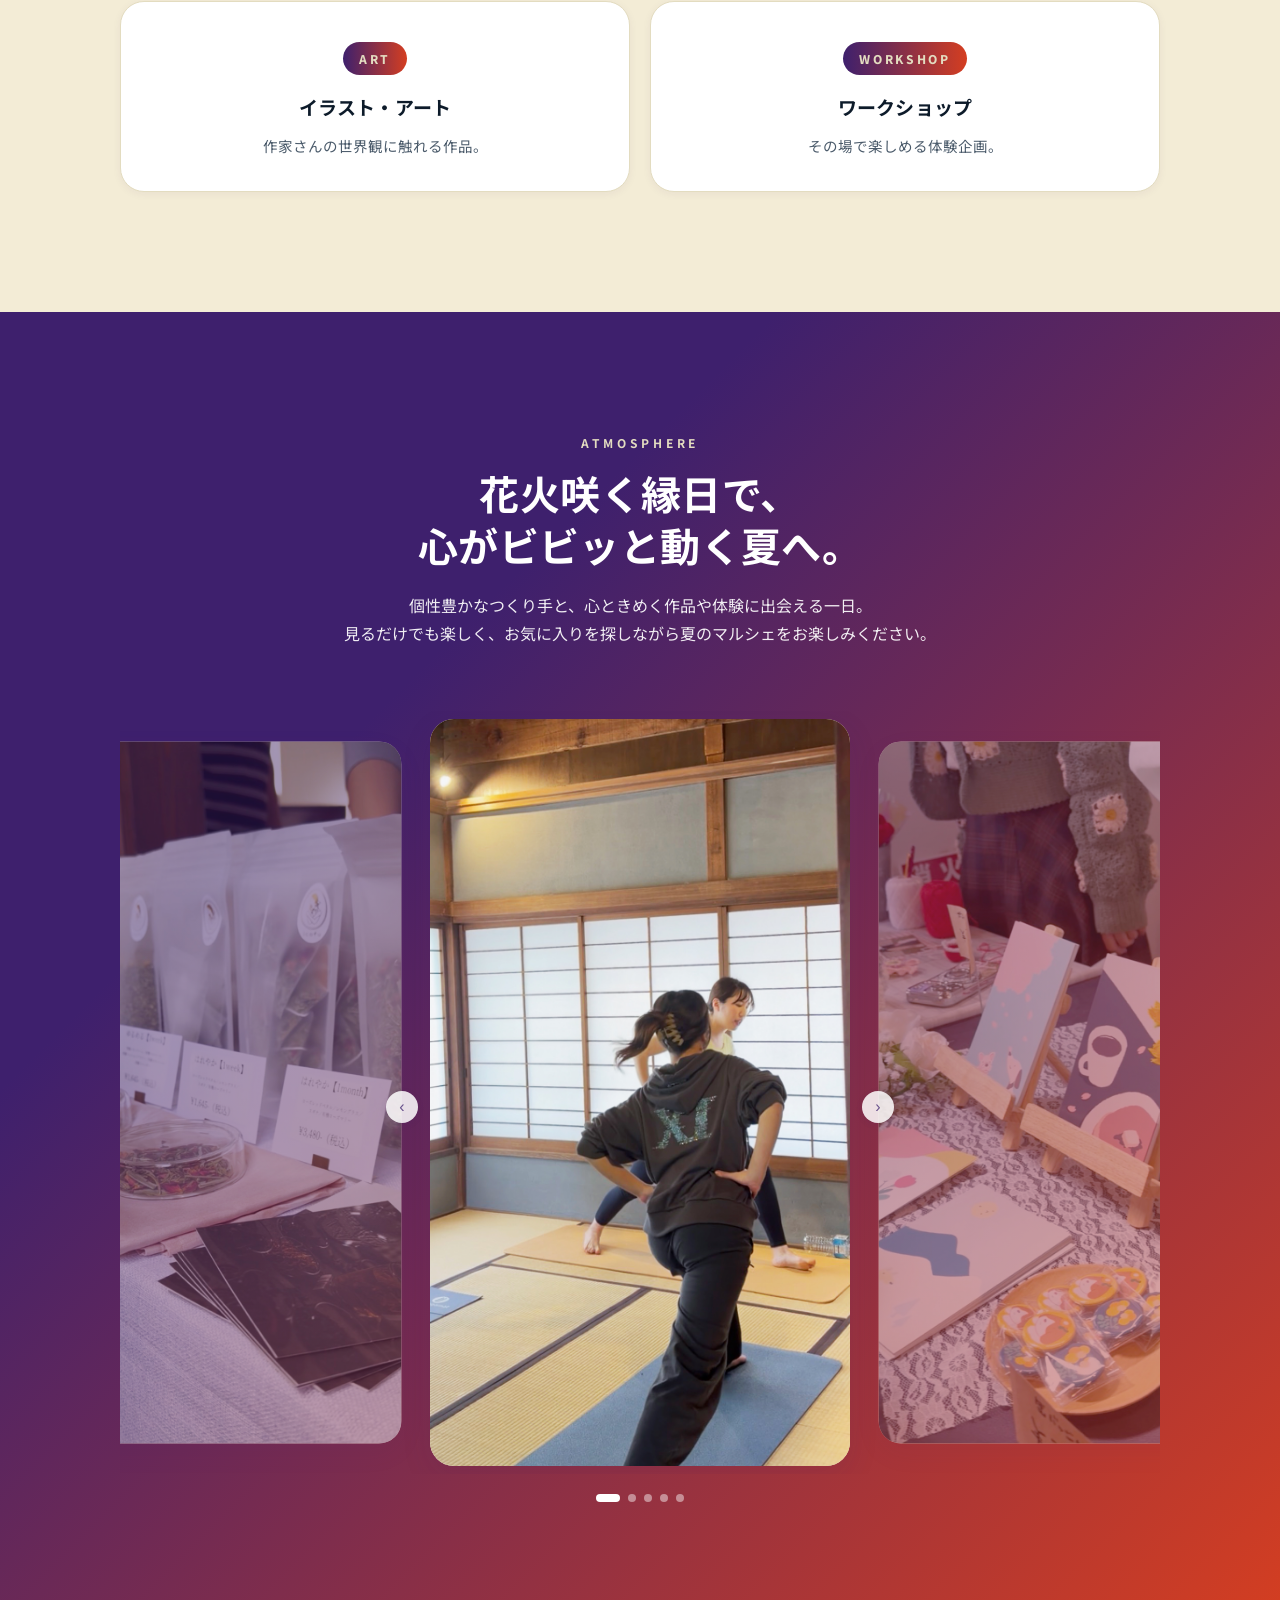
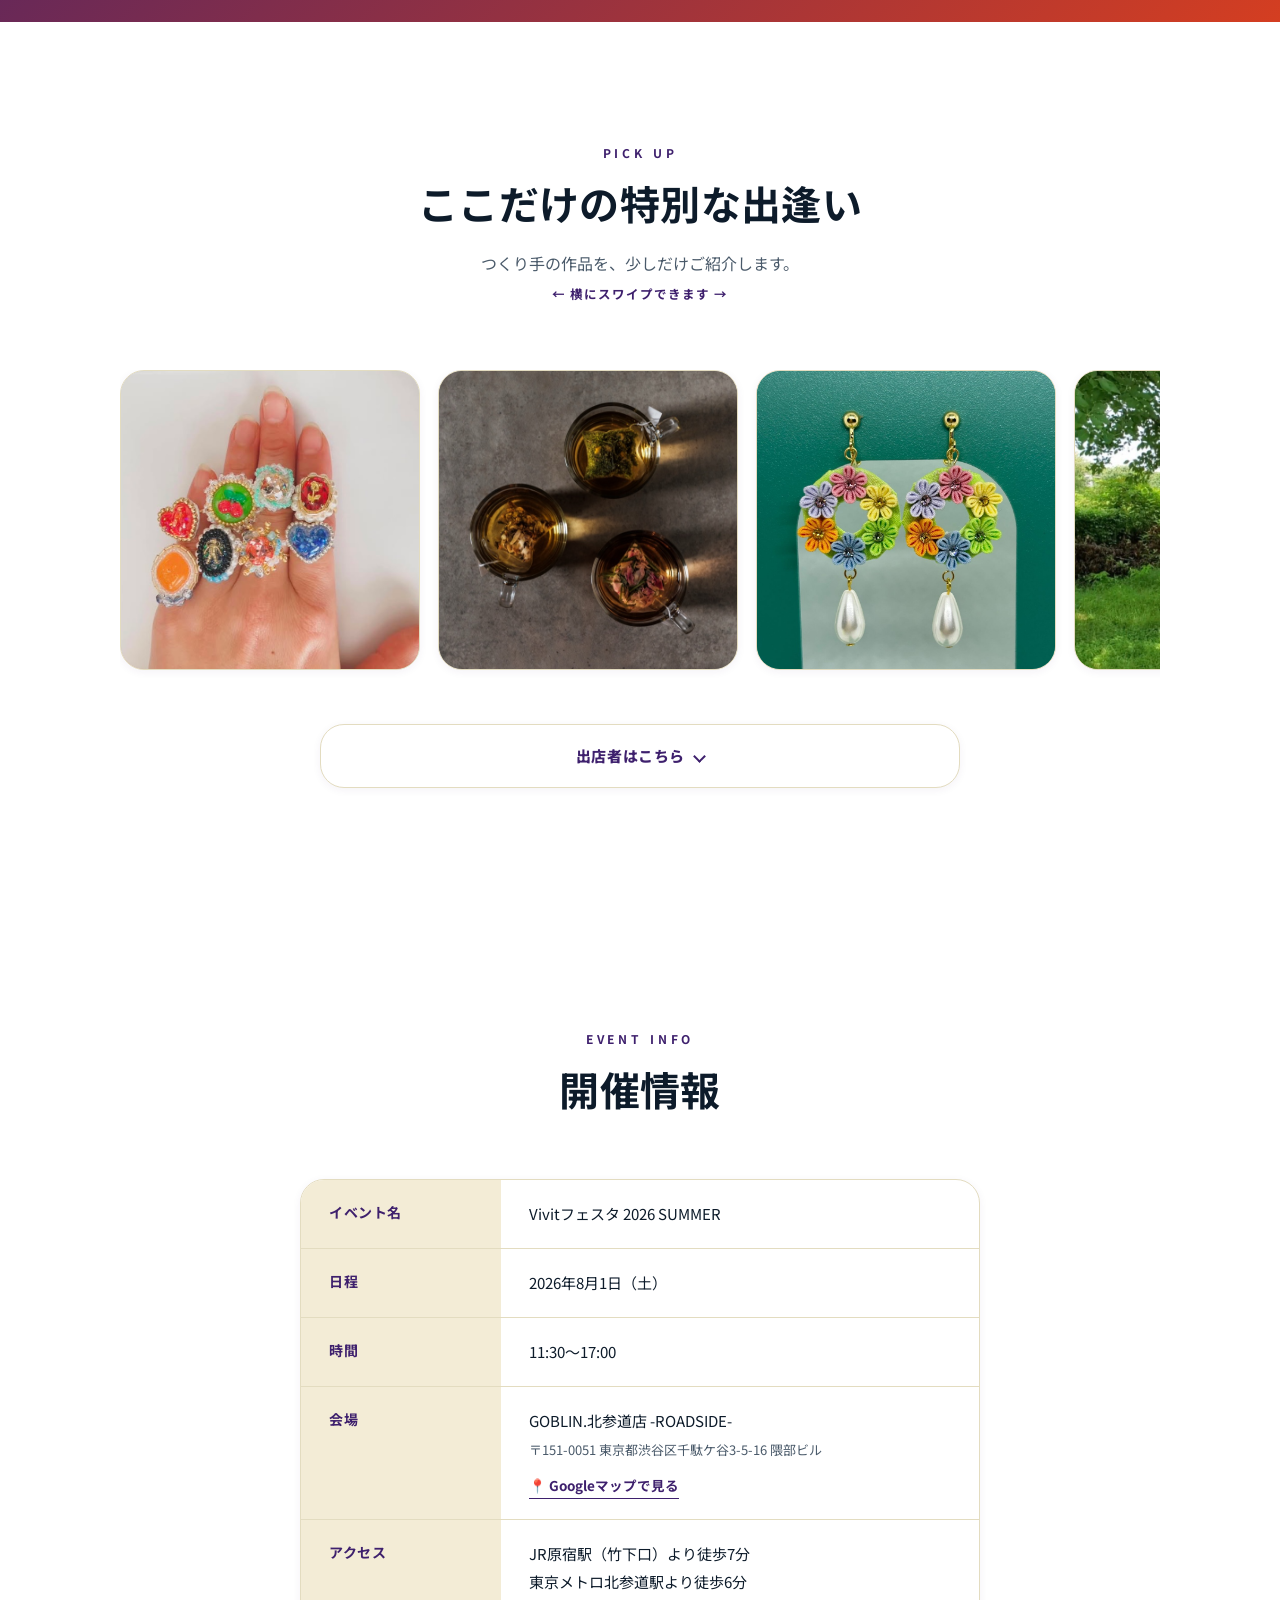
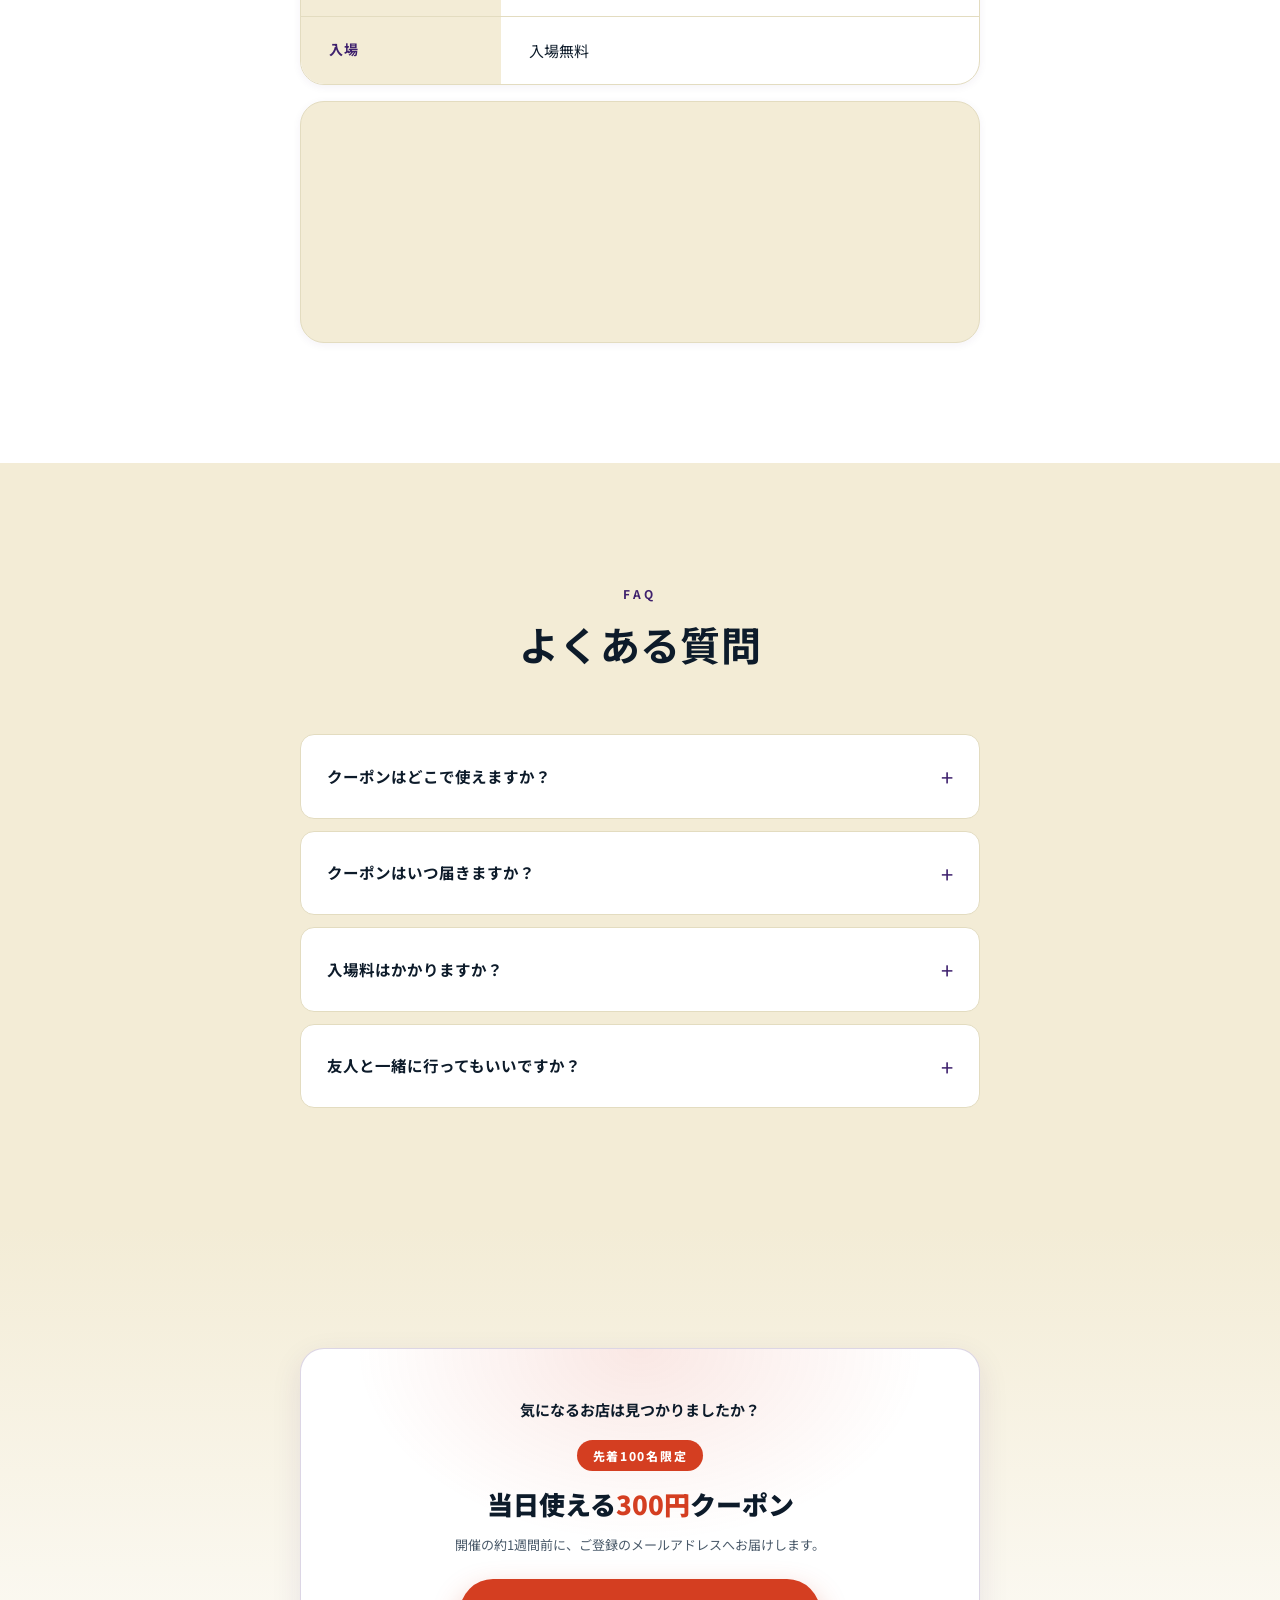
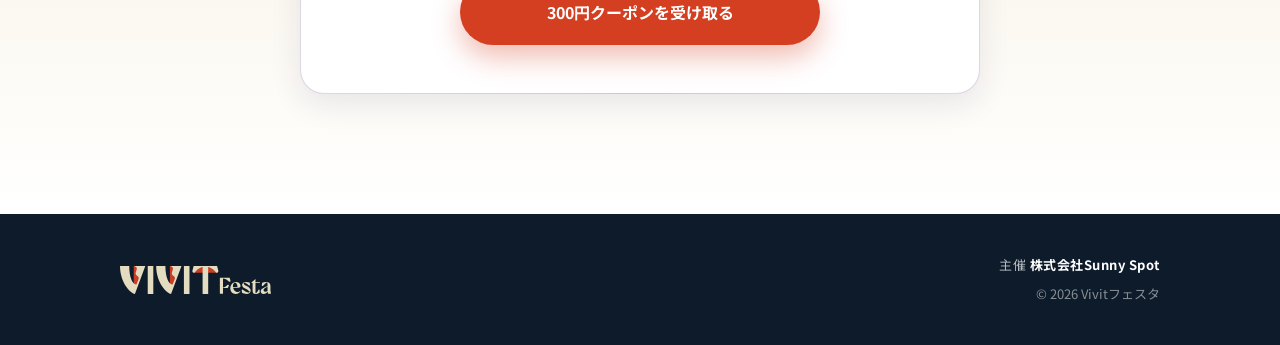
<file: lp-2026-summer-visitor/index.html>
<!DOCTYPE html>
<html lang="ja">
<head>
  <meta charset="UTF-8">
  <meta name="viewport" content="width=device-width, initial-scale=1.0">
  <title>Vivitフェスタ 2026 夏 ｜ 8/1 原宿・北参道で開催</title>
  <meta name="description" content="花火咲く縁日で、心がビビッと動く夏のマルシェ。2026年8月1日（土）原宿・北参道エリアで開催。先着100名に当日使える300円クーポンをプレゼント。">
  <meta property="og:title" content="Vivitフェスタ 2026 夏 ｜ 8/1 原宿・北参道で開催">
  <meta property="og:description" content="花火咲く縁日で、心がビビッと動く夏のマルシェ。先着100名に当日使える300円クーポンをプレゼント。">
  <meta property="og:type" content="website">
  <link rel="preconnect" href="https://fonts.googleapis.com">
  <link rel="preconnect" href="https://fonts.gstatic.com" crossorigin>
  <link href="https://fonts.googleapis.com/css2?family=Noto+Sans+JP:wght@400;500;700;900&display=swap" rel="stylesheet">
  <link rel="stylesheet" href="styles.css">
</head>
<body>
  <header class="site-header">
    <div class="container header-inner">
      <a href="#" class="logo">
        <img src="img/VivitFesta_logo.svg" alt="Vivitフェスタ" class="logo-img">
      </a>
      <nav class="site-nav" aria-label="グローバルナビゲーション">
        <a href="#register">クーポン</a>
        <a href="#whats">楽しめるもの</a>
        <a href="#atmosphere">雰囲気</a>
        <a href="#info">開催情報</a>
        <a href="#faq">FAQ</a>
      </nav>
      <a href="#register" class="btn btn-primary btn-sm" data-coupon-scroll>クーポンを受け取る</a>
    </div>
  </header>

  <main>
    <!-- ========== 1. ファーストビュー（メインコピー＋登録フォーム） ========== -->
    <section class="hero hero-visitor">
      <div class="hero-bg" aria-hidden="true"></div>
      <div class="container hero-inner">
        <h1 class="hero-title">
          すべてのハンドメイド好きへ<br>
          <span class="text-gradient">心がビビッと動く夏のマルシェ</span>
        </h1>

        <!-- 登録フォーム：ファーストビュー内に配置（ページ内で唯一のフォーム） -->
        <div id="register" class="hero-register">
          <p class="hero-register-title">当日 会場で使える</p>
          <div class="hero-register-main">
            <p class="hero-register-amount"><span class="yen">¥</span>300<span class="unit">クーポン</span></p>
            <!-- 丸ラベル：デザイナー支給の画像が届いたら、この span を
                 <img class="hero-count-badge" src="..." alt="先着100名限定"> に差し替え -->
            <span class="hero-count-badge" role="img" aria-label="先着100名限定">
              <span class="hero-count-badge-top">先着</span>
              <span class="hero-count-badge-num">100</span>
              <span class="hero-count-badge-bottom">名限定</span>
            </span>
          </div>
          <p class="hero-register-free">登録無料・おひとり様1回まで</p>

          <form class="coupon-form coupon-form-hero" data-coupon-form novalidate>
            <div class="coupon-field">
              <label for="cf-email">メールアドレス <span class="coupon-req">必須</span></label>
              <input type="email" id="cf-email" name="email" inputmode="email" autocomplete="email"
                     placeholder="you@example.com" required>
            </div>
            <button type="submit" class="btn btn-primary btn-lg coupon-submit">300円クーポンを受け取る</button>
            <p class="coupon-error" data-coupon-error hidden role="alert">
              登録に失敗いたしました。お手数ですが、時間をおいて<br class="sp-only">もう一度お試しください。
            </p>
            <p class="coupon-form-note">
              登録無料・おひとり様1回まで。<br>
              300円クーポンは、開催の約1週間前にメールでお届けします。<br>
              先着100名に達し次第、配布終了となります。
            </p>
          </form>

          <div class="coupon-done" data-coupon-done hidden>
            <p class="coupon-done-badge">登録ありがとうございます</p>
            <p class="coupon-done-title">クーポンは開催の約1週間前にお届けします</p>
            <p class="coupon-done-text">
              300円クーポンは、開催の約1週間前に<br class="sp-only">
              ご登録のメールアドレス宛へお送りします。<br>
              当日、会場でのお買い物にぜひご利用ください。
            </p>
          </div>
        </div>

        <dl class="hero-meta">
          <div>
            <dt>開催日</dt>
            <dd>2026.08.01<span class="hero-meta-sub">（土）</span></dd>
          </div>
          <div>
            <dt>時間</dt>
            <dd>11:30–17:00</dd>
          </div>
          <div>
            <dt>会場</dt>
            <dd class="hero-meta-venue">GOBLIN.北参道<span class="venue-roadside">-ROADSIDE-</span></dd>
          </div>
          <div>
            <dt>アクセス</dt>
            <dd>原宿 / 北参道</dd>
          </div>
        </dl>
      </div>
    </section>

    <!-- ========== 2. イベント内容の概要（楽しめること） ========== -->
    <section id="whats" class="section section-tinted">
      <div class="container section-inner">
        <header class="section-head">
          <p class="section-eyebrow">WHAT'S THERE</p>
          <h2 class="section-title">Vivitフェスタで<br>楽しめること</h2>
          <p class="section-lead">つくり手の「好き」が、いろんなかたちで並びます。</p>
        </header>
        <div class="category-grid">
          <article class="category-card">
            <p class="category-tag">HANDMADE</p>
            <h3>ハンドメイド雑貨</h3>
            <p>一点もののアクセサリーや小物。</p>
          </article>
          <article class="category-card">
            <p class="category-tag">SWEETS</p>
            <h3>お菓子・スイーツ</h3>
            <p>夏にぴったりの焼き菓子や甘いもの。</p>
          </article>
          <article class="category-card">
            <p class="category-tag">ART</p>
            <h3>イラスト・アート</h3>
            <p>作家さんの世界観に触れる作品。</p>
          </article>
          <article class="category-card">
            <p class="category-tag">WORKSHOP</p>
            <h3>ワークショップ</h3>
            <p>その場で楽しめる体験企画。</p>
          </article>
        </div>
      </div>
    </section>

    <!-- ========== 3. ATMOSPHERE（コンセプトコピー＋雰囲気写真） ========== -->
    <section id="atmosphere" class="section section-atmosphere">
      <div class="container section-inner">
        <header class="section-head">
          <p class="section-eyebrow">ATMOSPHERE</p>
          <h2 class="section-title">花火咲く縁日で、<br>心がビビッと動く夏へ。</h2>
          <p class="section-lead">
            個性豊かなつくり手と、心ときめく作品や体験に出会える一日。<br>
            見るだけでも楽しく、お気に入りを探しながら夏のマルシェをお楽しみください。
          </p>
        </header>
        <div class="concept-slider" data-slider>
          <div class="concept-slider-track" data-slider-track>
            <figure class="concept-slide is-active">
              <img src="img/vivit_lp_img01.jpg" alt="Vivitフェスタ Vol.1 の様子 1" loading="lazy">
            </figure>
            <figure class="concept-slide">
              <img src="img/vivit_lp_img02.jpg" alt="Vivitフェスタ Vol.1 の様子 2" loading="lazy">
            </figure>
            <figure class="concept-slide">
              <img src="img/vivit_lp_img03.jpg" alt="Vivitフェスタ Vol.1 の様子 3" loading="lazy">
            </figure>
            <figure class="concept-slide">
              <img src="img/vivit_lp_img04.jpg" alt="Vivitフェスタ Vol.1 の様子 4" loading="lazy">
            </figure>
            <figure class="concept-slide">
              <img src="img/vivit_lp_img05.jpg" alt="Vivitフェスタ Vol.1 の様子 5" loading="lazy">
            </figure>
          </div>
          <button type="button" class="concept-slider-btn concept-slider-prev" data-slider-prev aria-label="前のスライド">‹</button>
          <button type="button" class="concept-slider-btn concept-slider-next" data-slider-next aria-label="次のスライド">›</button>
          <div class="concept-slider-dots" data-slider-dots>
            <button type="button" class="concept-slider-dot is-active" data-slider-dot="0" aria-label="スライド 1"></button>
            <button type="button" class="concept-slider-dot" data-slider-dot="1" aria-label="スライド 2"></button>
            <button type="button" class="concept-slider-dot" data-slider-dot="2" aria-label="スライド 3"></button>
            <button type="button" class="concept-slider-dot" data-slider-dot="3" aria-label="スライド 4"></button>
            <button type="button" class="concept-slider-dot" data-slider-dot="4" aria-label="スライド 5"></button>
          </div>
        </div>
      </div>
    </section>

    <!-- ========== 4. 楽しめる商品・体験（今回の作品） ========== -->
    <!--
      画像は img/works/ の作品写真（横スクロール表示）。
      カードは正方形に統一し、写真は切らずに全体表示（余白は同じ画像のぼかしで自然に充填）。
      作品を差し替えるときは、1カード内の product-bg と product-photo の src を
      同じファイルに差し替え、product-photo の alt を更新する（縦横比は問わない）。
    -->
    <section id="products" class="section">
      <div class="container section-inner">
        <header class="section-head">
          <p class="section-eyebrow">PICK UP</p>
          <h2 class="section-title">ここだけの特別な出逢い</h2>
          <p class="section-lead">
            つくり手の作品を、少しだけご紹介します。<br>
            <span class="products-hint">← 横にスワイプできます →</span>
          </p>
        </header>
        <div class="product-carousel" data-product-carousel>
          <article class="product-card">
            <div class="product-media">
              <img class="product-bg" src="img/works/work-beads-ring.jpg" alt="" aria-hidden="true" loading="lazy">
              <img class="product-photo" src="img/works/work-beads-ring.jpg" alt="ビーズ刺繍のカラフルなリング" loading="lazy">
            </div>
          </article>
          <article class="product-card">
            <div class="product-media">
              <img class="product-bg" src="img/works/work-tea.jpg" alt="" aria-hidden="true" loading="lazy">
              <img class="product-photo" src="img/works/work-tea.jpg" alt="ハンドメイドのティーバッグ（お茶）" loading="lazy">
            </div>
          </article>
          <article class="product-card">
            <div class="product-media">
              <img class="product-bg" src="img/works/work-flower-earrings.jpg" alt="" aria-hidden="true" loading="lazy">
              <img class="product-photo" src="img/works/work-flower-earrings.jpg" alt="お花モチーフのタッセルピアス" loading="lazy">
            </div>
          </article>
          <article class="product-card">
            <div class="product-media">
              <img class="product-bg" src="img/works/work-windchime.jpg" alt="" aria-hidden="true" loading="lazy">
              <img class="product-photo" src="img/works/work-windchime.jpg" alt="ガラスの風鈴" loading="lazy">
            </div>
          </article>
          <article class="product-card">
            <div class="product-media">
              <img class="product-bg" src="img/works/work-crochet-cat.jpg" alt="" aria-hidden="true" loading="lazy">
              <img class="product-photo" src="img/works/work-crochet-cat.jpg" alt="かぎ針編みの猫のあみぐるみ" loading="lazy">
            </div>
          </article>
          <article class="product-card">
            <div class="product-media">
              <img class="product-bg" src="img/works/work-repos-sweets.jpg" alt="" aria-hidden="true" loading="lazy">
              <img class="product-photo" src="img/works/work-repos-sweets.jpg" alt="パティスリールポのカラフルな焼き菓子" loading="lazy">
            </div>
          </article>
          <article class="product-card">
            <div class="product-media">
              <img class="product-bg" src="img/works/work-blue-flower.jpg" alt="" aria-hidden="true" loading="lazy">
              <img class="product-photo" src="img/works/work-blue-flower.jpg" alt="青いお花のワイヤーアクセサリー" loading="lazy">
            </div>
          </article>
          <article class="product-card">
            <div class="product-media">
              <img class="product-bg" src="img/works/work-goldfish-earrings.jpg" alt="" aria-hidden="true" loading="lazy">
              <img class="product-photo" src="img/works/work-goldfish-earrings.jpg" alt="金魚モチーフのガラスピアス" loading="lazy">
            </div>
          </article>
          <article class="product-card">
            <div class="product-media">
              <img class="product-bg" src="img/works/work-tassel-earrings.jpg" alt="" aria-hidden="true" loading="lazy">
              <img class="product-photo" src="img/works/work-tassel-earrings.jpg" alt="刺繍くるみボタンと黄色いタッセルのピアス" loading="lazy">
            </div>
          </article>
          <article class="product-card">
            <div class="product-media">
              <img class="product-bg" src="img/works/work-coffee.jpg" alt="" aria-hidden="true" loading="lazy">
              <img class="product-photo" src="img/works/work-coffee.jpg" alt="ハンドドリップで淹れるコーヒー" loading="lazy">
            </div>
          </article>
          <article class="product-card">
            <div class="product-media">
              <img class="product-bg" src="img/works/work-incense.jpg" alt="" aria-hidden="true" loading="lazy">
              <img class="product-photo" src="img/works/work-incense.jpg" alt="和奏仰香のお香" loading="lazy">
            </div>
          </article>
          <article class="product-card">
            <div class="product-media">
              <img class="product-bg" src="img/works/work-penguin-keyholder.jpg" alt="" aria-hidden="true" loading="lazy">
              <img class="product-photo" src="img/works/work-penguin-keyholder.jpg" alt="ペンギンのアクリルキーホルダー" loading="lazy">
            </div>
          </article>
          <article class="product-card">
            <div class="product-media">
              <img class="product-bg" src="img/works/work-painting.jpg" alt="" aria-hidden="true" loading="lazy">
              <img class="product-photo" src="img/works/work-painting.jpg" alt="紫のお花のミニ絵画" loading="lazy">
            </div>
          </article>
          <article class="product-card">
            <div class="product-media">
              <img class="product-bg" src="img/works/work-curry.jpg" alt="" aria-hidden="true" loading="lazy">
              <img class="product-photo" src="img/works/work-curry.jpg" alt="スパイスカレーのプレート" loading="lazy">
            </div>
          </article>
          <article class="product-card">
            <div class="product-media">
              <img class="product-bg" src="img/works/work-illustration.jpg" alt="" aria-hidden="true" loading="lazy">
              <img class="product-photo" src="img/works/work-illustration.jpg" alt="夏のドリンクを描いたイラスト作品" loading="lazy">
            </div>
          </article>
          <article class="product-card">
            <div class="product-media">
              <img class="product-bg" src="img/works/work-massage.jpg" alt="" aria-hidden="true" loading="lazy">
              <img class="product-photo" src="img/works/work-massage.jpg" alt="整体・フェイシャルの体験の様子" loading="lazy">
            </div>
          </article>
        </div>

        <!-- 出店者一覧（隠しメニュー：クリックで開閉） -->
        <details class="exhibitors">
          <summary class="exhibitors-summary">
            <span class="exhibitors-summary-label">出店者はこちら</span>
            <span class="exhibitors-summary-icon" aria-hidden="true"></span>
          </summary>
          <div class="exhibitors-body">
            <ul class="exhibitor-list">
              <li class="exhibitor">
                <p class="exhibitor-name">心臓アーティストmaiyan</p>
                <p class="exhibitor-cat">絵画、缶バッチ、ポストカードなどの展示販売</p>
                <a class="exhibitor-link" href="https://www.instagram.com/maiyan_satomai_art" target="_blank" rel="noopener noreferrer">Instagramを見る →</a>
              </li>
              <li class="exhibitor">
                <p class="exhibitor-name">こばやしひろみ</p>
                <p class="exhibitor-cat">フランス旅行の写真シェア、理想の人生を旅する体験(Future Post)</p>
                <a class="exhibitor-link" href="https://www.instagram.com/hiromi_kobayashi_" target="_blank" rel="noopener noreferrer">Instagramを見る →</a>
              </li>
              <li class="exhibitor">
                <p class="exhibitor-name">mocamare (モカマーレ)</p>
                <p class="exhibitor-cat">つまみ細工とハンドメイドアクセサリーの展示・販売</p>
                <a class="exhibitor-link" href="https://www.instagram.com/mocamare" target="_blank" rel="noopener noreferrer">Instagramを見る →</a>
              </li>
              <li class="exhibitor">
                <p class="exhibitor-name">ちょこっと恋愛相談</p>
                <p class="exhibitor-cat">15分間の無料恋愛相談＆フォトグラファー事業を少し紹介したい</p>
                <a class="exhibitor-link" href="https://www.instagram.com/thermidor09i" target="_blank" rel="noopener noreferrer">Instagramを見る →</a>
              </li>
              <li class="exhibitor">
                <p class="exhibitor-name">蒼滴堂</p>
                <p class="exhibitor-cat">ハンドメイドアクセサリー</p>
                <a class="exhibitor-link" href="https://www.instagram.com/soutekidou" target="_blank" rel="noopener noreferrer">Instagramを見る →</a>
              </li>
              <li class="exhibitor">
                <p class="exhibitor-name">オイルマッサージサロン　ゆるりの木</p>
                <p class="exhibitor-cat">ドライ&amp;オイルマッサージ(上半身、ハンド、リフレクソロジー:足裏)</p>
                <a class="exhibitor-link" href="https://www.instagram.com/yururi_no_ki" target="_blank" rel="noopener noreferrer">Instagramを見る →</a>
              </li>
              <li class="exhibitor">
                <p class="exhibitor-name">つむぎふと</p>
                <p class="exhibitor-cat">かぎ針編み小物、アクセサリー</p>
                <a class="exhibitor-link" href="https://www.instagram.com/tsumugift.1" target="_blank" rel="noopener noreferrer">Instagramを見る →</a>
              </li>
              <li class="exhibitor">
                <p class="exhibitor-name">ひのきとコーヒー</p>
                <p class="exhibitor-cat">イラスト雑貨、ZINEの販売</p>
                <a class="exhibitor-link" href="https://www.instagram.com/hinoki_sayu" target="_blank" rel="noopener noreferrer">Instagramを見る →</a>
              </li>
              <li class="exhibitor">
                <p class="exhibitor-name">気導術整体ヒーリフレッシュ</p>
                <p class="exhibitor-cat">クイック整体</p>
                <a class="exhibitor-link" href="https://www.instagram.com/saegusa_seitai" target="_blank" rel="noopener noreferrer">Instagramを見る →</a>
              </li>
              <li class="exhibitor">
                <p class="exhibitor-name">Natu:re(ナチュレ)</p>
                <p class="exhibitor-cat">イラスト雑貨、編み物雑貨</p>
                <a class="exhibitor-link" href="https://www.instagram.com/natu_re_handmade" target="_blank" rel="noopener noreferrer">Instagramを見る →</a>
              </li>
              <li class="exhibitor">
                <p class="exhibitor-name">icofu</p>
                <p class="exhibitor-cat">ハーブティーの販売</p>
                <a class="exhibitor-link" href="https://www.instagram.com/icofu__" target="_blank" rel="noopener noreferrer">Instagramを見る →</a>
              </li>
              <li class="exhibitor">
                <p class="exhibitor-name">patisserie repos</p>
                <p class="exhibitor-cat">グルテンフリー焼き菓子販売</p>
                <a class="exhibitor-link" href="https://www.instagram.com/patisserierepos" target="_blank" rel="noopener noreferrer">Instagramを見る →</a>
              </li>
              <li class="exhibitor">
                <p class="exhibitor-name">劔庵-TSURUGIAN-</p>
                <p class="exhibitor-cat">和モダン金襴アクセサリー販売</p>
                <a class="exhibitor-link" href="https://www.instagram.com/tsurugian_2022" target="_blank" rel="noopener noreferrer">Instagramを見る →</a>
              </li>
              <li class="exhibitor">
                <p class="exhibitor-name">popping crush</p>
                <p class="exhibitor-cat">アクセサリー</p>
                <a class="exhibitor-link" href="https://www.instagram.com/popping_crush_" target="_blank" rel="noopener noreferrer">Instagramを見る →</a>
              </li>
              <li class="exhibitor">
                <p class="exhibitor-name">RAW_ART</p>
                <p class="exhibitor-cat">アートのワークショップ</p>
                <a class="exhibitor-link" href="https://www.instagram.com/rawart___" target="_blank" rel="noopener noreferrer">Instagramを見る →</a>
              </li>
              <li class="exhibitor">
                <p class="exhibitor-name">haregumi</p>
                <p class="exhibitor-cat">羊毛フェルトを中心に使った、ハンドメイド雑貨・アクセサリーなど</p>
                <a class="exhibitor-link" href="http://www.instagram.com/haregumi_no_heya" target="_blank" rel="noopener noreferrer">Instagramを見る →</a>
              </li>
              <li class="exhibitor">
                <p class="exhibitor-name">スパイスカレーとおやつ　キュリアレンテ</p>
                <p class="exhibitor-cat">スパイスカレーと米粉のお菓子</p>
                <a class="exhibitor-link" href="https://www.instagram.com/curia.lente" target="_blank" rel="noopener noreferrer">Instagramを見る →</a>
              </li>
              <li class="exhibitor">
                <p class="exhibitor-name">はちみつメープル</p>
                <p class="exhibitor-cat">編み物雑貨の対面販売</p>
                <a class="exhibitor-link" href="https://www.instagram.com/hachimitumaple" target="_blank" rel="noopener noreferrer">Instagramを見る →</a>
              </li>
              <li class="exhibitor">
                <p class="exhibitor-name">Petite Kinoko</p>
                <p class="exhibitor-cat">ハンドメイド小物販売</p>
                <a class="exhibitor-link" href="https://www.instagram.com/petite_kinoko" target="_blank" rel="noopener noreferrer">Instagramを見る →</a>
              </li>
              <li class="exhibitor">
                <p class="exhibitor-name">Hygge list</p>
                <p class="exhibitor-cat">コーヒー豆販売</p>
                <a class="exhibitor-link" href="https://www.instagram.com/hyggelist_" target="_blank" rel="noopener noreferrer">Instagramを見る →</a>
              </li>
              <li class="exhibitor">
                <p class="exhibitor-name">hagunana</p>
                <p class="exhibitor-cat">ハンドメイドアクセサリーの販売</p>
                <a class="exhibitor-link" href="https://www.instagram.com/hagunana_handmade" target="_blank" rel="noopener noreferrer">Instagramを見る →</a>
              </li>
              <li class="exhibitor">
                <p class="exhibitor-name">Etko-ガラスと金属-　(Etkoはエッコと読みます)</p>
                <p class="exhibitor-cat">吹きガラス作品の販売</p>
                <a class="exhibitor-link" href="https://www.instagram.com/etko_glass_metal" target="_blank" rel="noopener noreferrer">Instagramを見る →</a>
              </li>
              <li class="exhibitor">
                <p class="exhibitor-name">Handmade shop popo</p>
                <p class="exhibitor-cat">ペーパークイリングで制作した写真立て、ボードなどをメインに、ハンドメイド作品を販売しています。</p>
                <a class="exhibitor-link" href="https://www.instagram.com/tmpp_quilling" target="_blank" rel="noopener noreferrer">Instagramを見る →</a>
              </li>
              <li class="exhibitor">
                <p class="exhibitor-name">アクセスバーズ・アクセスフェイスリフト</p>
                <p class="exhibitor-cat">脳の断捨離ができるアクセスバーズ。お顔がワントーン明るくなり、リフトアップするアクセスフェイスリフトを提供します。</p>
                <a class="exhibitor-link" href="https://www.instagram.com/hitomi.universe" target="_blank" rel="noopener noreferrer">Instagramを見る →</a>
              </li>
              <li class="exhibitor">
                <p class="exhibitor-name">和奏仰香</p>
                <p class="exhibitor-cat">和の香りのアイテム・つまみ細工の販売</p>
                <a class="exhibitor-link" href="https://www.instagram.com/kiyoko_tsuyama" target="_blank" rel="noopener noreferrer">Instagramを見る →</a>
              </li>
              <li class="exhibitor">
                <p class="exhibitor-name">hana-haluka</p>
                <p class="exhibitor-cat">ハンドメイドアクセサリー販売</p>
                <a class="exhibitor-link" href="https://www.instagram.com/hana-haluka" target="_blank" rel="noopener noreferrer">Instagramを見る →</a>
              </li>
            </ul>
            <p class="exhibitors-note">※ 出店内容は変更になる場合があります。</p>
          </div>
        </details>
      </div>
    </section>

    <!-- ========== 5. イベント概要 ========== -->
    <section id="info" class="section">
      <div class="container section-inner section-narrow">
        <header class="section-head">
          <p class="section-eyebrow">EVENT INFO</p>
          <h2 class="section-title">開催情報</h2>
        </header>
        <div class="overview-table">
          <div class="overview-row">
            <div class="overview-key">イベント名</div>
            <div class="overview-val">Vivitフェスタ 2026 SUMMER</div>
          </div>
          <div class="overview-row">
            <div class="overview-key">日程</div>
            <div class="overview-val">2026年8月1日（土）</div>
          </div>
          <div class="overview-row">
            <div class="overview-key">時間</div>
            <div class="overview-val">11:30〜17:00</div>
          </div>
          <div class="overview-row">
            <div class="overview-key">会場</div>
            <div class="overview-val">
              GOBLIN.北参道店 -ROADSIDE-<br>
              <span class="overview-sub">〒151-0051 東京都渋谷区千駄ケ谷3-5-16 隈部ビル</span><br>
              <a href="https://maps.app.goo.gl/otq6zZMj3yk86dhb6"
                 target="_blank" rel="noopener noreferrer" class="text-link overview-map-link">📍 Googleマップで見る</a>
            </div>
          </div>
          <div class="overview-row">
            <div class="overview-key">アクセス</div>
            <div class="overview-val">
              JR原宿駅（竹下口）より徒歩7分<br>
              東京メトロ北参道駅より徒歩6分
            </div>
          </div>
          <div class="overview-row">
            <div class="overview-key">入場</div>
            <div class="overview-val">入場無料</div>
          </div>
        </div>
        <div class="venue-map">
          <iframe
            src="https://www.google.com/maps/embed?pb=!1m18!1m12!1m3!1d3241.063857530483!2d139.7001927888549!3d35.6754296!2m3!1f0!2f0!3f0!3m2!1i1024!2i768!4f13.1!3m3!1m2!1s0x60188d5320a5b975%3A0xee57505c4e169c3e!2z44Os44Oz44K_44Or44K544Oa44O844K5R09CTElOIC7ljJflj4LpgZPlupcgUk9BRFNJREXvvIjjgrTjg5bjg6rjg7PvvIk!5e0!3m2!1sja!2sjp!4v1783994413199!5m2!1sja!2sjp"
            title="GOBLIN.北参道店 -ROADSIDE- の地図"
            loading="lazy"
            referrerpolicy="strict-origin-when-cross-origin"
            allowfullscreen>
          </iframe>
        </div>
      </div>
    </section>

    <!-- ========== 6. FAQ ========== -->
    <section id="faq" class="section section-tinted">
      <div class="container section-inner section-narrow">
        <header class="section-head">
          <p class="section-eyebrow">FAQ</p>
          <h2 class="section-title">よくある質問</h2>
        </header>
        <div class="faq-list">
          <details class="faq-item">
            <summary>クーポンはどこで使えますか？</summary>
            <p>Vivitフェスタ当日、会場内のお買い物でご利用いただけます。</p>
          </details>
          <details class="faq-item">
            <summary>クーポンはいつ届きますか？</summary>
            <p>クーポンは、開催の約1週間前にご登録のメールアドレス宛へお送りします。ご登録直後には届きませんので、あらかじめご了承ください。利用方法もあわせてご案内します。</p>
          </details>
          <details class="faq-item">
            <summary>入場料はかかりますか？</summary>
            <p>入場は無料です。お気軽にお立ち寄りください。</p>
          </details>
          <details class="faq-item">
            <summary>友人と一緒に行ってもいいですか？</summary>
            <p>もちろんご一緒にお楽しみいただけます。クーポンはおひとり様1回までのご利用となります。</p>
          </details>
        </div>
      </div>
    </section>

    <!-- ========== 7. ページ下部クーポンCTA（上部フォームへ誘導） ========== -->
    <section id="coupon" class="section section-apply">
      <div class="container section-inner section-narrow">
        <div class="bottom-cta">
          <p class="bottom-cta-lead">気になるお店は見つかりましたか？</p>
          <p class="bottom-cta-badge">先着100名限定</p>
          <p class="bottom-cta-title">当日使える<span class="bottom-cta-amount">300円</span>クーポン</p>
          <p class="bottom-cta-note">開催の約1週間前に、ご登録のメールアドレスへお届けします。</p>
          <a href="#register" class="btn btn-primary btn-lg bottom-cta-btn" data-coupon-scroll>300円クーポンを受け取る</a>
        </div>
      </div>
    </section>
  </main>

  <footer class="site-footer">
    <div class="container footer-inner">
      <div class="footer-brand">
        <img src="img/VivitFesta_logo.svg" alt="Vivitフェスタ" class="logo-img footer-logo">
      </div>
      <div class="footer-meta">
        <p class="footer-org">主催 <span>株式会社Sunny Spot</span></p>
        <p class="footer-copy">&copy; 2026 Vivitフェスタ</p>
      </div>
    </div>
  </footer>

  <!-- ========== スマホ下部固定CTA ========== -->
  <a href="#register" class="sticky-cta" data-sticky-cta data-coupon-scroll>
    <span class="sticky-cta-label">先着100名限定</span>
    300円クーポンを受け取る
  </a>

  <script>
    // ===== クーポン登録フォーム =====
    // GAS（Google Apps Script）ウェブアプリのURLをここに貼ると実送信されます。
    // 空のままだと送信せず、完了表示のみのプレビュー動作になります。
    // デプロイ手順は gas/README.md を参照。
    var FORM_ENDPOINT = 'https://script.google.com/macros/s/AKfycbx9m5eKvea0Awl3Kx-pr5j3C4gvwDf82i7LSnvN7bYhbMmTX1Ib1a6PTn7c350piTsBKA/exec';
    (function () {
      var SUBMIT_LABEL = '300円クーポンを受け取る';
      var TIMEOUT_MS = 15000; // GASのコールドスタートを考慮した猶予

      var form = document.querySelector('[data-coupon-form]');
      var done = document.querySelector('[data-coupon-done]');
      var errorEl = document.querySelector('[data-coupon-error]');
      if (!form) return;
      var submitBtn = form.querySelector('.coupon-submit');

      function setSubmitting(on) {
        if (!submitBtn) return;
        submitBtn.disabled = on;
        submitBtn.textContent = on ? '送信中…' : SUBMIT_LABEL;
      }

      function showDone() {
        form.hidden = true;
        if (done) {
          done.hidden = false;
          done.scrollIntoView({ behavior: 'smooth', block: 'center' });
        }
      }

      function showError() {
        setSubmitting(false);
        if (errorEl) errorEl.hidden = false;
      }

      form.addEventListener('submit', function (e) {
        e.preventDefault();
        if (!form.reportValidity()) return;

        if (errorEl) errorEl.hidden = true;

        // 未接続時はプレビュー（完了表示のみ）
        if (!FORM_ENDPOINT) { showDone(); return; }

        var emailEl = form.querySelector('input[name="email"]');
        var nameEl = form.querySelector('input[name="name"]');
        var body = new URLSearchParams({
          email: emailEl ? emailEl.value.trim() : '',
          name: nameEl ? nameEl.value.trim() : '',
          source: 'lp-2026-summer-visitor'
        });

        setSubmitting(true);

        // GASウェブアプリは 302→JSON を返し、いずれも Access-Control-Allow-Origin: * 付き
        // のため、通常の fetch で応答本文を読める。URLSearchParams（urlencoded）は
        // プリフライトが発生せず、GAS側で e.parameter として受け取れる。
        // 応答が返らない場合に固まらないよう、タイムアウトで中断してエラー表示する。
        var controller = ('AbortController' in window) ? new AbortController() : null;
        var timer = setTimeout(function () {
          if (controller) controller.abort();
        }, TIMEOUT_MS);

        fetch(FORM_ENDPOINT, {
          method: 'POST',
          body: body,
          signal: controller ? controller.signal : undefined
        })
          .then(function (res) { return res.text(); })
          .then(function (text) {
            clearTimeout(timer);
            var data = null;
            try { data = JSON.parse(text); } catch (err) { /* JSON以外は失敗扱い */ }
            // 実際に書き込まれた証拠（seq）または重複登録のときだけ成功扱い。
            // doGet の {ok:true,message} 等を誤って成功にしないためのガード。
            var registered = !!(data && data.ok && (typeof data.seq !== 'undefined' || data.duplicated));
            if (registered) {
              showDone(); // 重複登録(duplicated)や満了(full)も登録成功として扱う
            } else {
              showError();
            }
          })
          .catch(function () {
            // タイムアウト / ネットワーク不通 / 応答読み取り不可
            clearTimeout(timer);
            showError();
          });
      });
    })();

    // ===== スマホ下部固定CTA：登録フォームが見えたら隠す =====
    (function () {
      var cta = document.querySelector('[data-sticky-cta]');
      var target = document.getElementById('register');
      if (!cta || !target || !('IntersectionObserver' in window)) return;
      var io = new IntersectionObserver(function (entries) {
        entries.forEach(function (entry) {
          cta.classList.toggle('is-hidden', entry.isIntersecting);
        });
      }, { threshold: 0.15 });
      io.observe(target);
    })();

    // ===== 各CTA → 上部フォームへスムーズ移動＋メール欄へフォーカス =====
    (function () {
      var links = document.querySelectorAll('[data-coupon-scroll]');
      if (!links.length) return;
      var reduceMotion = window.matchMedia
        && window.matchMedia('(prefers-reduced-motion: reduce)').matches;

      links.forEach(function (link) {
        link.addEventListener('click', function (e) {
          var form = document.getElementById('register');
          var emailInput = document.getElementById('cf-email');
          if (!form) return; // フォームが無ければ通常のアンカー動作に任せる
          e.preventDefault();
          form.scrollIntoView({
            behavior: reduceMotion ? 'auto' : 'smooth',
            block: 'start'
          });
          window.setTimeout(function () {
            if (emailInput && !emailInput.disabled && !form.querySelector('[data-coupon-form]').hidden) {
              try { emailInput.focus({ preventScroll: true }); } catch (err) { emailInput.focus(); }
            }
          }, reduceMotion ? 0 : 500);
        });
      });
    })();

    // ===== 雰囲気スライダー（出店者向けLPと共通仕様） =====
    (function () {
      var AUTOPLAY_INTERVAL = 5000;
      var RESUME_DELAY = 8000;

      document.querySelectorAll('[data-slider]').forEach(function (slider) {
        var track = slider.querySelector('[data-slider-track]');
        var prev = slider.querySelector('[data-slider-prev]');
        var next = slider.querySelector('[data-slider-next]');
        var dots = slider.querySelectorAll('[data-slider-dot]');
        if (!track) return;

        var originals = Array.prototype.slice.call(track.querySelectorAll('.concept-slide'));
        var count = originals.length;
        if (count < 2) return;

        var leadClone = originals[count - 1].cloneNode(true);
        var trailClone = originals[0].cloneNode(true);
        [leadClone, trailClone].forEach(function (el) {
          el.classList.add('is-clone');
          el.classList.remove('is-active');
          el.setAttribute('aria-hidden', 'true');
        });
        track.insertBefore(leadClone, originals[0]);
        track.appendChild(trailClone);

        var slides = track.querySelectorAll('.concept-slide');

        function step() {
          var styles = getComputedStyle(track);
          var gap = parseFloat(styles.columnGap || styles.gap || 0) || 0;
          return slides[1].getBoundingClientRect().width + gap;
        }

        function currentDom() {
          var w = step();
          if (!w) return 1;
          return Math.round(track.scrollLeft / w);
        }

        function setActive(domIdx) {
          var logical;
          if (domIdx <= 0) logical = count - 1;
          else if (domIdx >= count + 1) logical = 0;
          else logical = domIdx - 1;
          slides.forEach(function (s, i) {
            s.classList.toggle('is-active', i === domIdx);
          });
          dots.forEach(function (d, i) {
            d.classList.toggle('is-active', i === logical);
          });
        }

        function smoothToDom(domIdx) {
          var w = step();
          if (!w) return;
          track.scrollTo({ left: w * domIdx, behavior: 'smooth' });
        }

        function rawJump(domIdx) {
          var w = step();
          if (!w) return;
          var prevSnap = track.style.scrollSnapType;
          var prevBehavior = track.style.scrollBehavior;
          track.style.scrollSnapType = 'none';
          track.style.scrollBehavior = 'auto';
          track.scrollLeft = w * domIdx;
          void track.offsetHeight;
          track.style.scrollSnapType = prevSnap;
          track.style.scrollBehavior = prevBehavior;
        }

        function jumpToDom(domIdx, targetActive) {
          slider.classList.add('is-jumping');
          if (targetActive !== undefined) setActive(targetActive);
          rawJump(domIdx);
          requestAnimationFrame(function () {
            requestAnimationFrame(function () {
              slider.classList.remove('is-jumping');
            });
          });
        }

        function goNext() { smoothToDom(currentDom() + 1); }
        function goPrev() { smoothToDom(currentDom() - 1); }
        function goToLogical(idx) { smoothToDom(idx + 1); }

        function handleSettled() {
          var dom = currentDom();
          if (dom <= 0) jumpToDom(count, count);
          else if (dom >= count + 1) jumpToDom(1, 1);
          else setActive(dom);
        }

        if ('onscrollend' in window) {
          track.addEventListener('scrollend', handleSettled);
        } else {
          var scrollDebounce;
          track.addEventListener('scroll', function () {
            clearTimeout(scrollDebounce);
            scrollDebounce = setTimeout(handleSettled, 90);
          }, { passive: true });
        }

        var raf = null;
        track.addEventListener('scroll', function () {
          if (raf) return;
          raf = requestAnimationFrame(function () {
            raf = null;
            setActive(currentDom());
          });
        }, { passive: true });

        var autoplayTimer = null;
        var resumeTimer = null;
        function startAutoplay() {
          stopAutoplay();
          autoplayTimer = setInterval(goNext, AUTOPLAY_INTERVAL);
        }
        function stopAutoplay() {
          if (autoplayTimer) { clearInterval(autoplayTimer); autoplayTimer = null; }
        }
        function pauseAutoplay() {
          stopAutoplay();
          if (resumeTimer) clearTimeout(resumeTimer);
          resumeTimer = setTimeout(startAutoplay, RESUME_DELAY);
        }

        if (prev) prev.addEventListener('click', function () { goPrev(); pauseAutoplay(); });
        if (next) next.addEventListener('click', function () { goNext(); pauseAutoplay(); });
        dots.forEach(function (dot, i) {
          dot.addEventListener('click', function () { goToLogical(i); pauseAutoplay(); });
        });

        slider.addEventListener('mouseenter', stopAutoplay);
        slider.addEventListener('mouseleave', startAutoplay);
        track.addEventListener('touchstart', pauseAutoplay, { passive: true });
        track.addEventListener('wheel', pauseAutoplay, { passive: true });

        var resizeTimer;
        window.addEventListener('resize', function () {
          clearTimeout(resizeTimer);
          resizeTimer = setTimeout(function () {
            var dom = currentDom();
            jumpToDom(Math.max(1, Math.min(count, dom)));
          }, 120);
        });

        jumpToDom(1);
        setActive(1);
        startAutoplay();
      });
    })();
  </script>
</body>
</html>
</file>
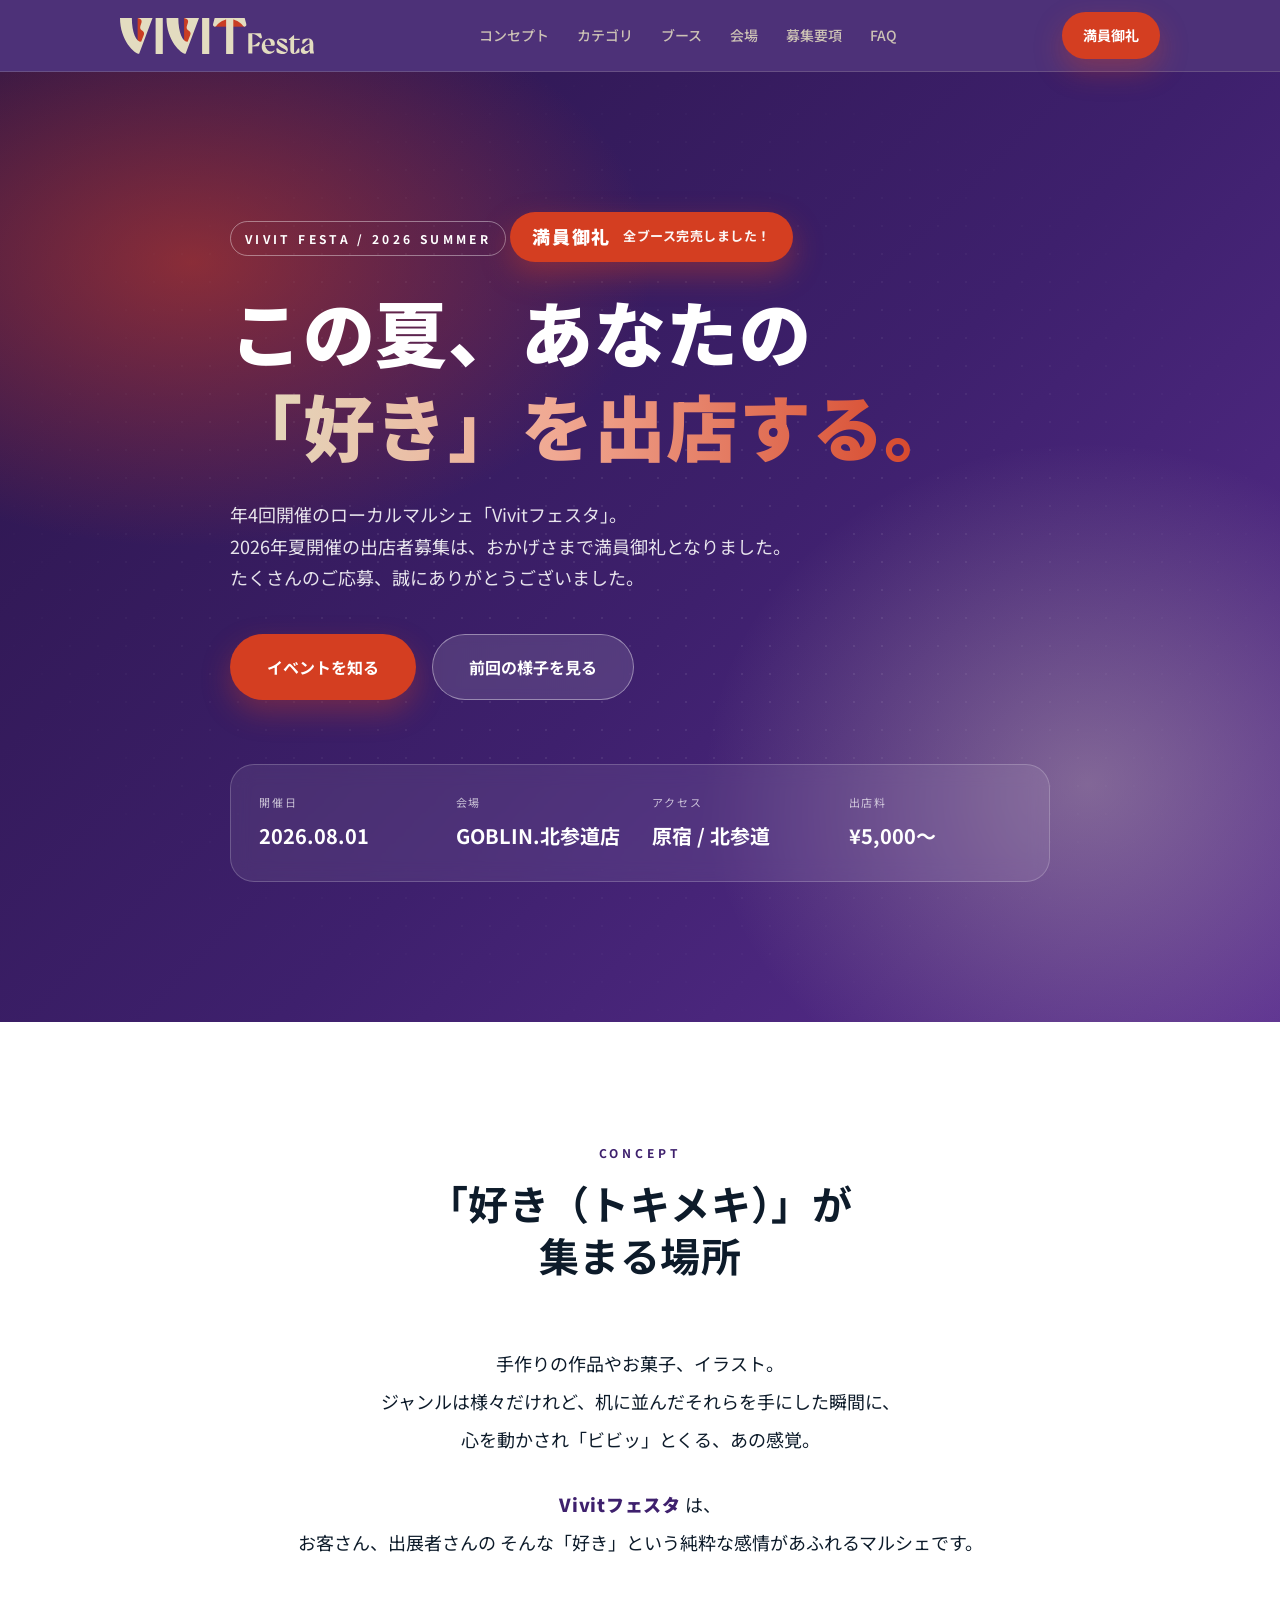
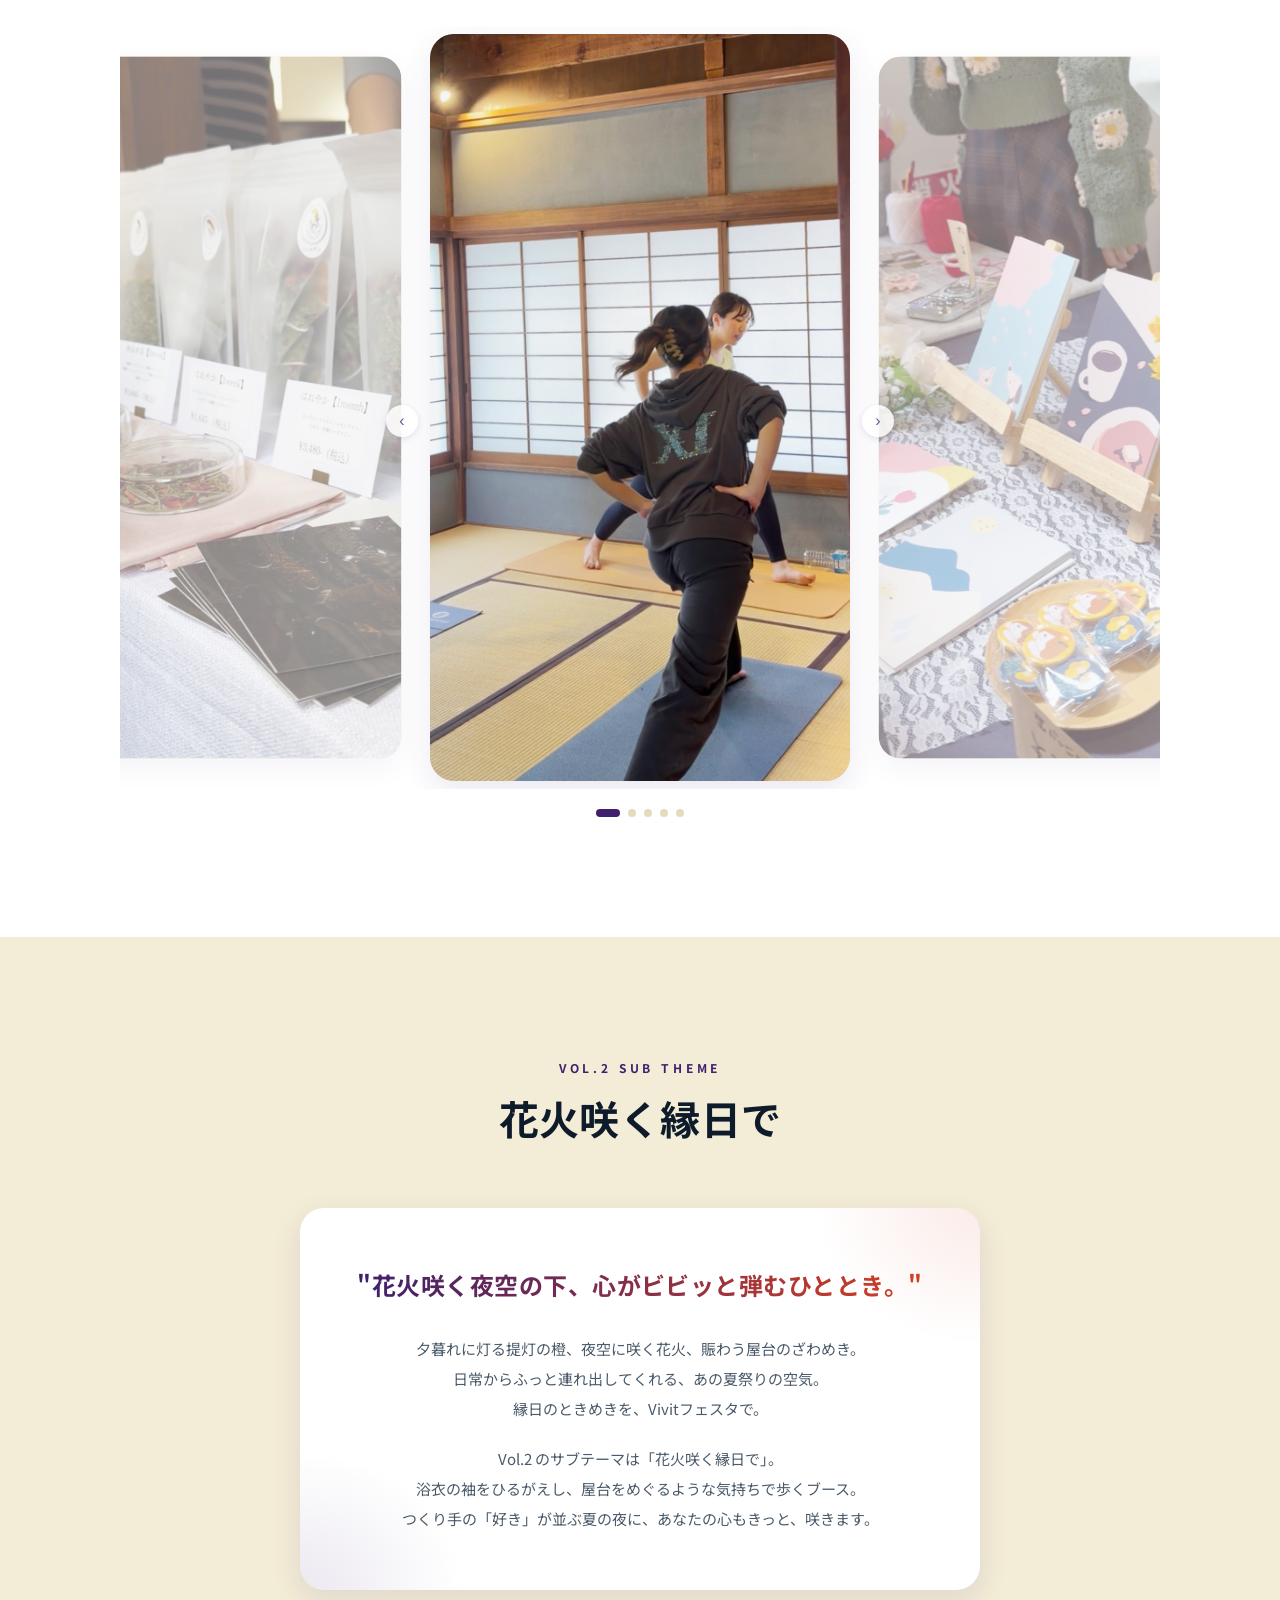
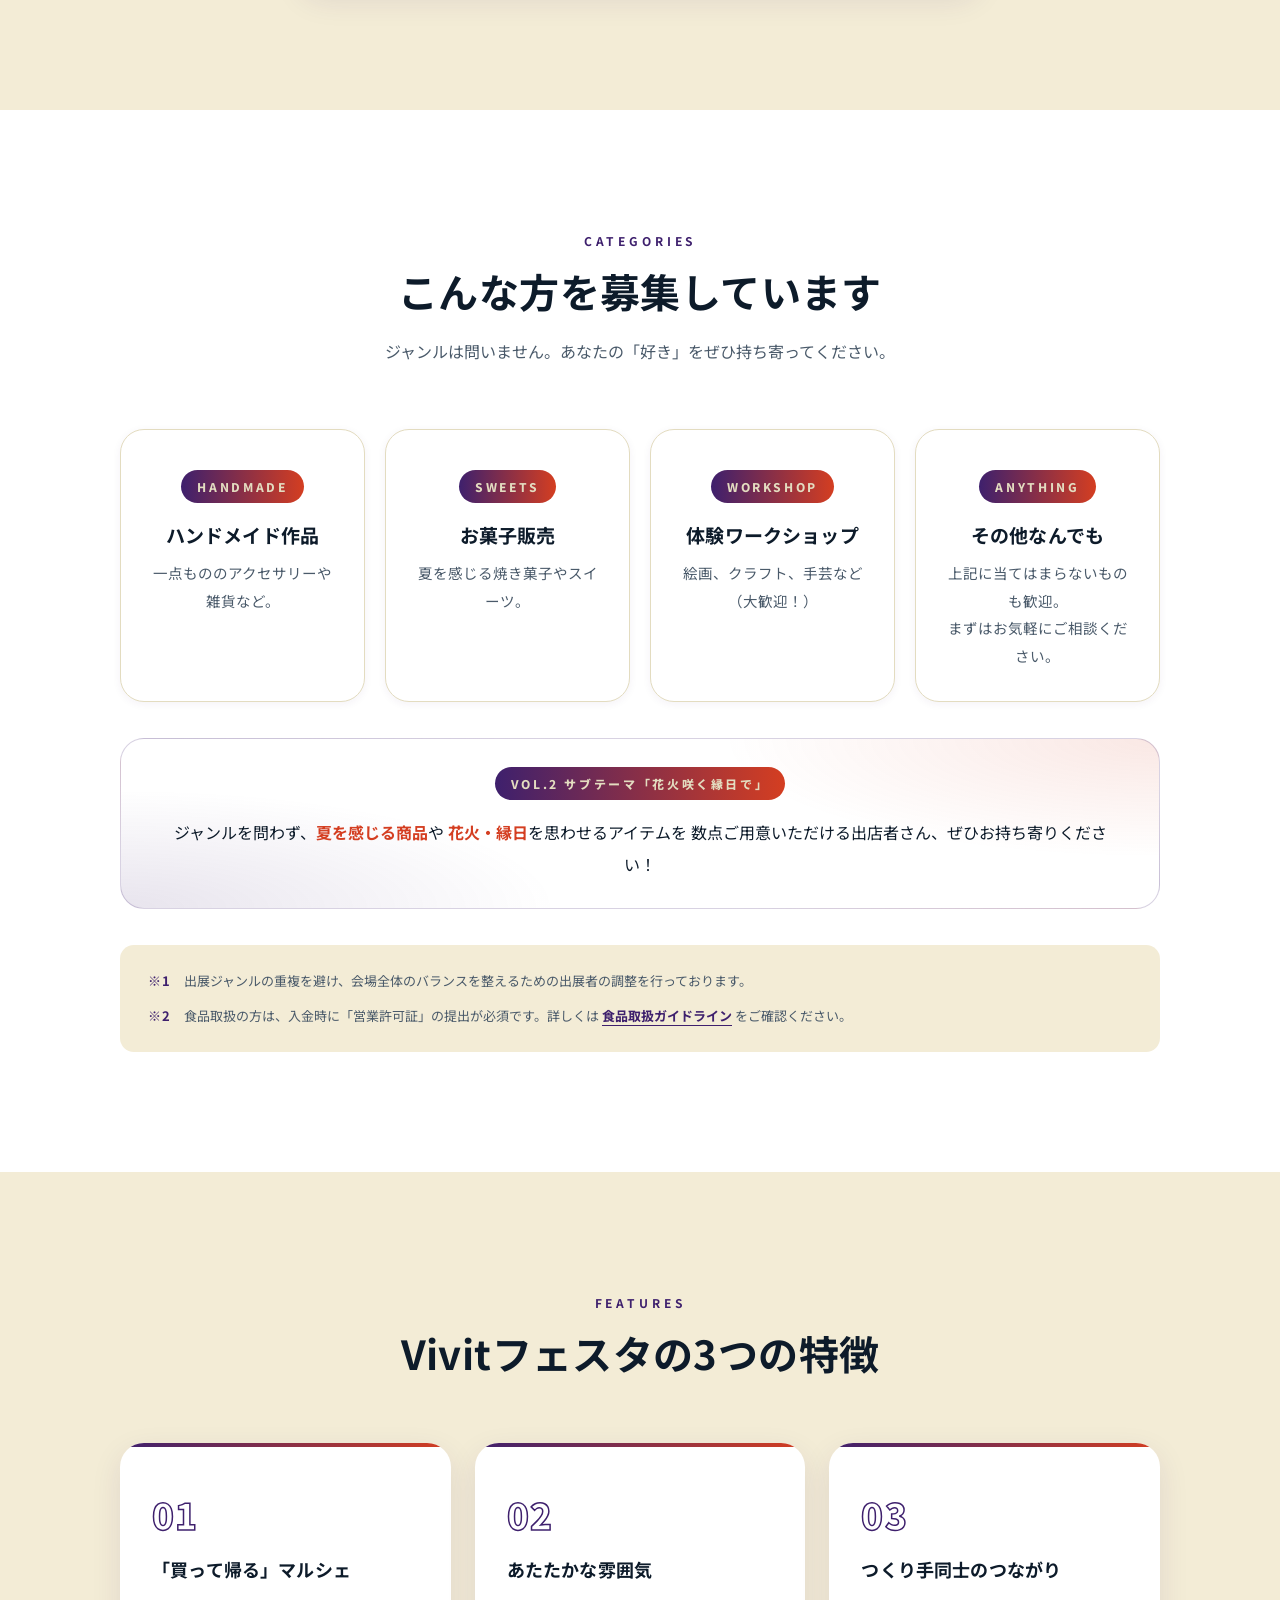
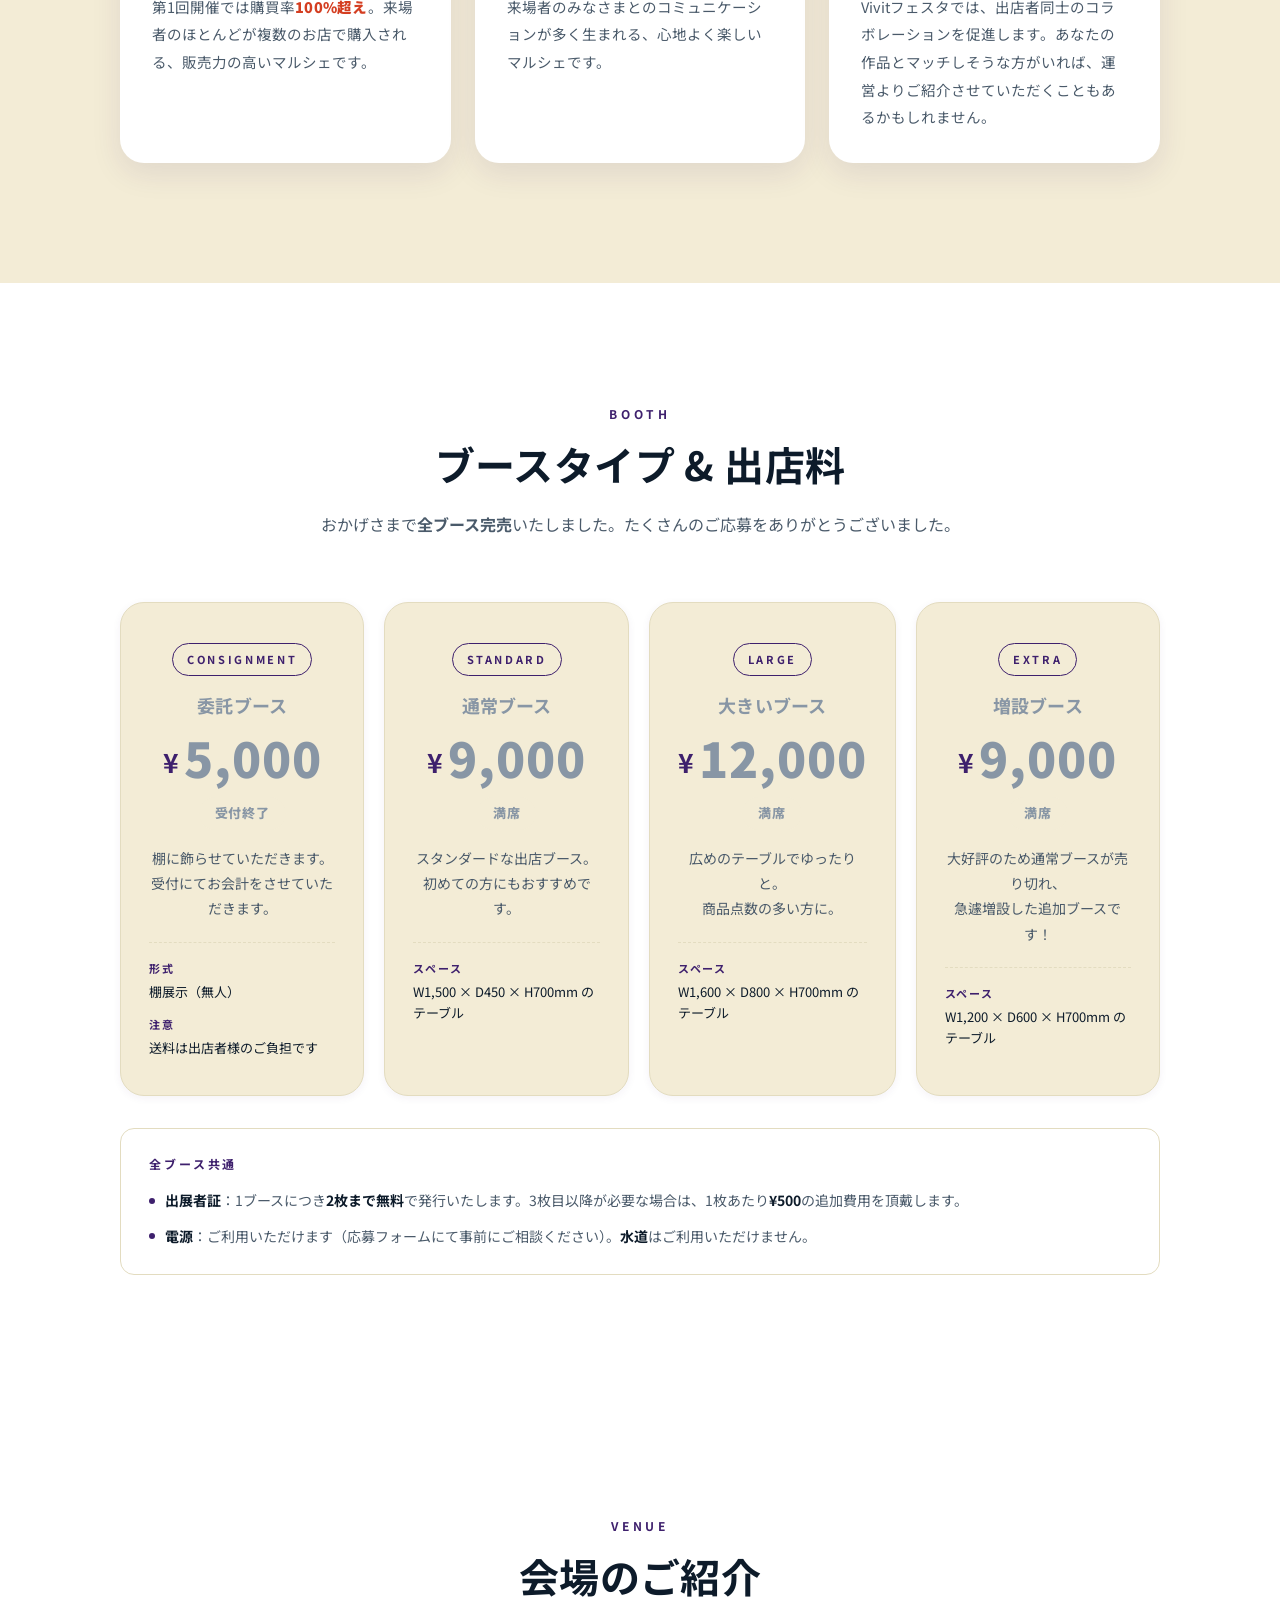
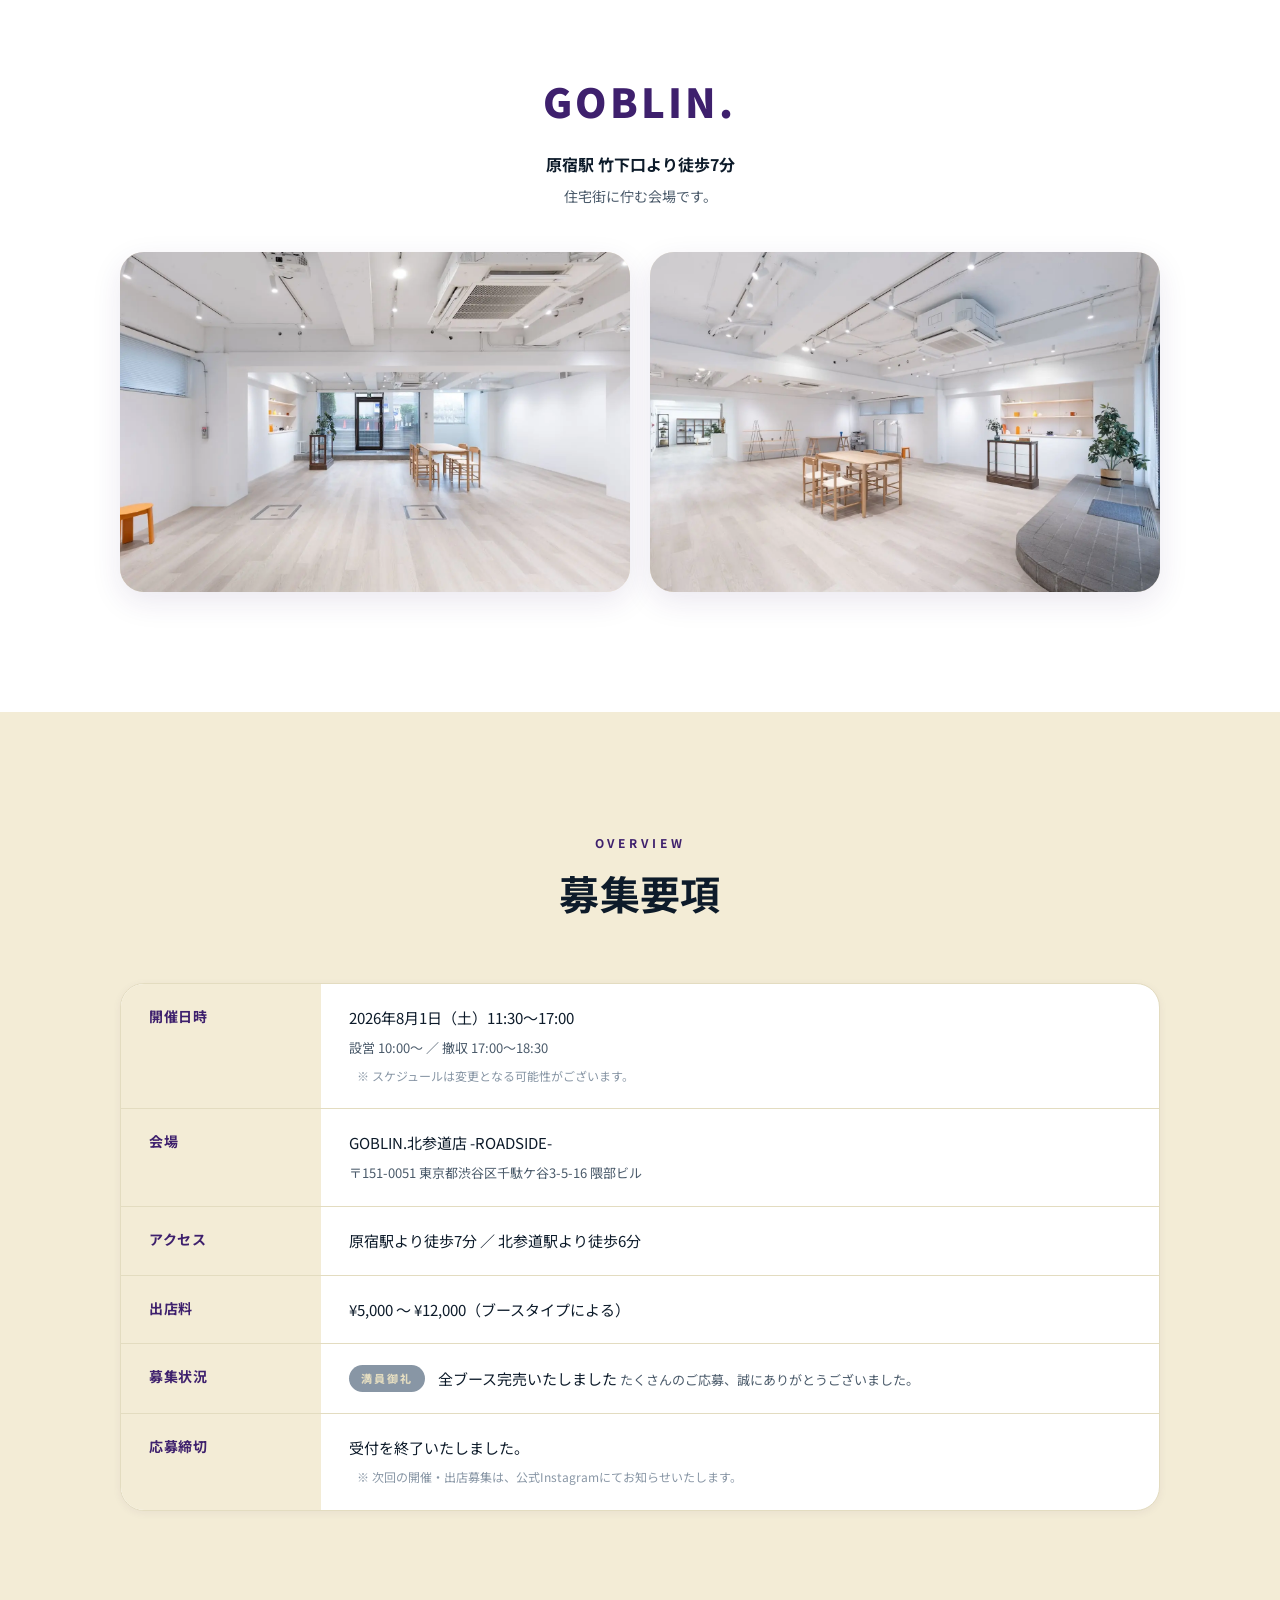
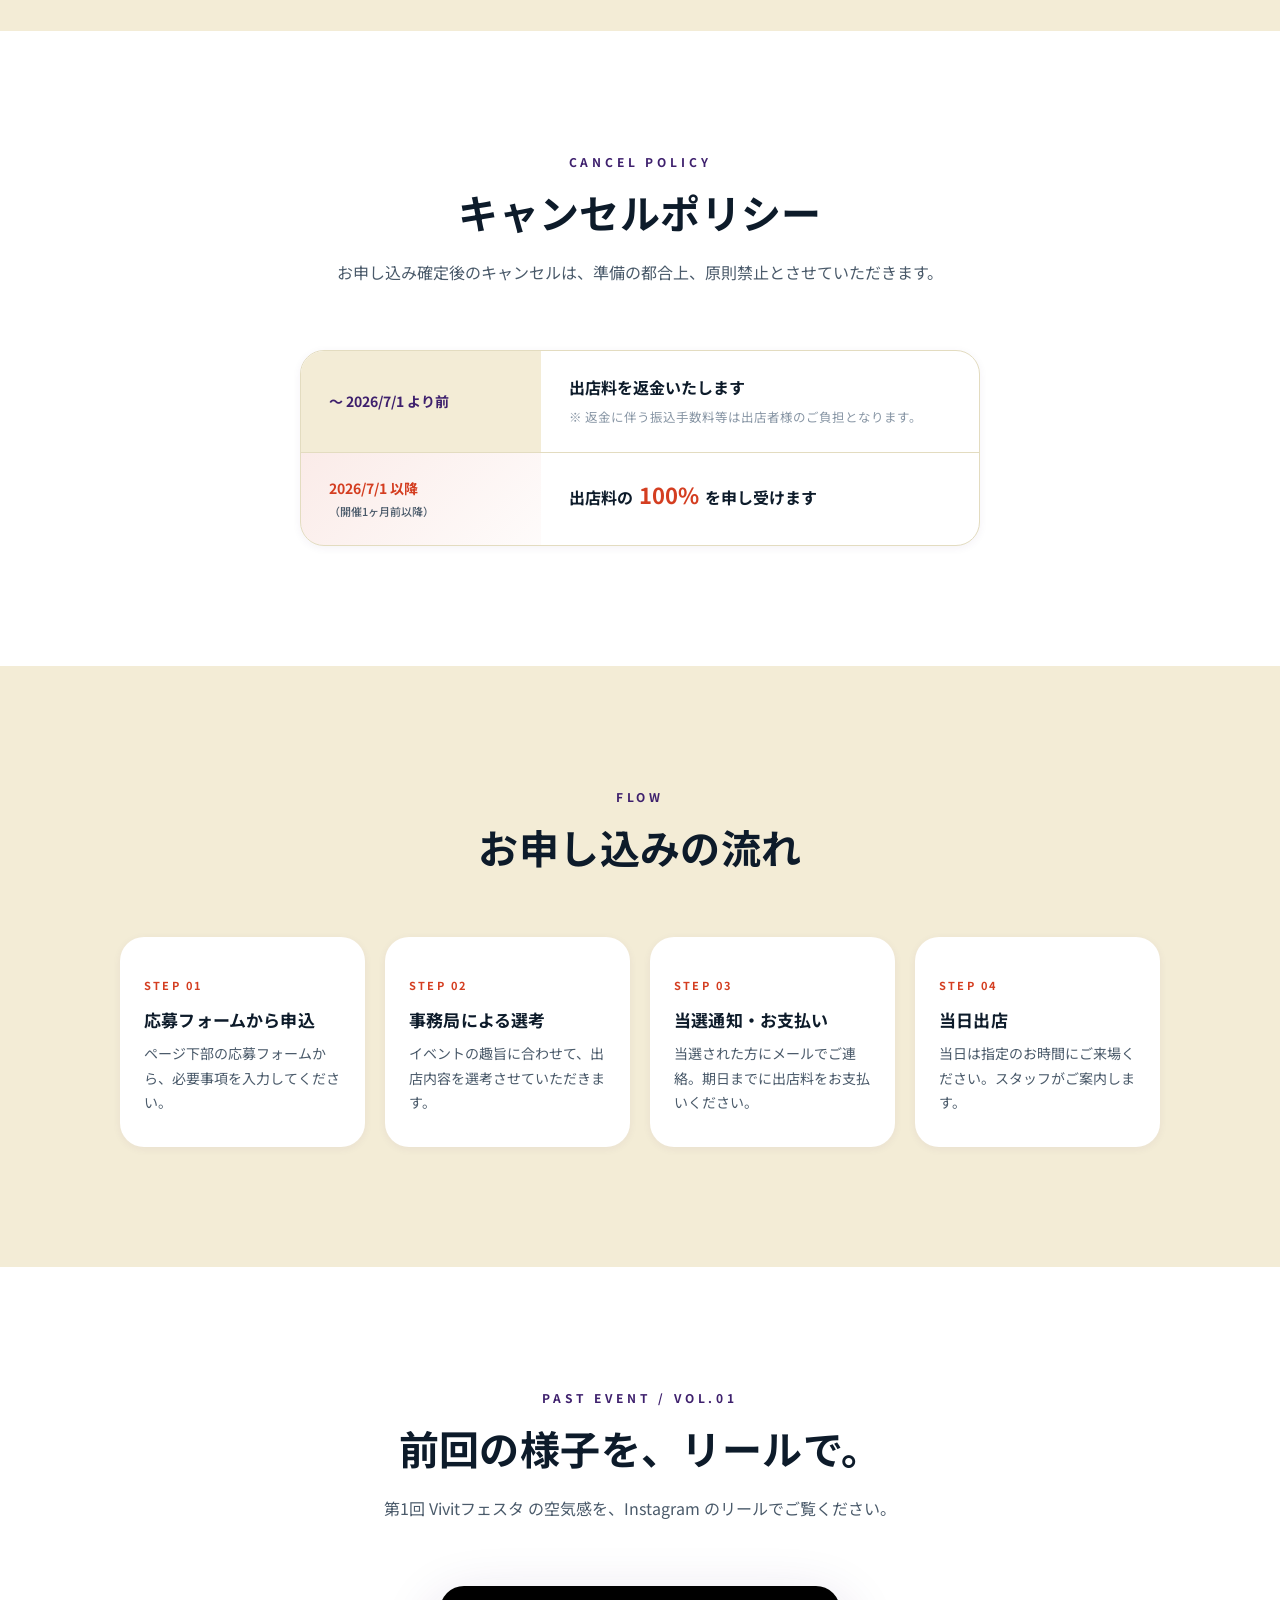
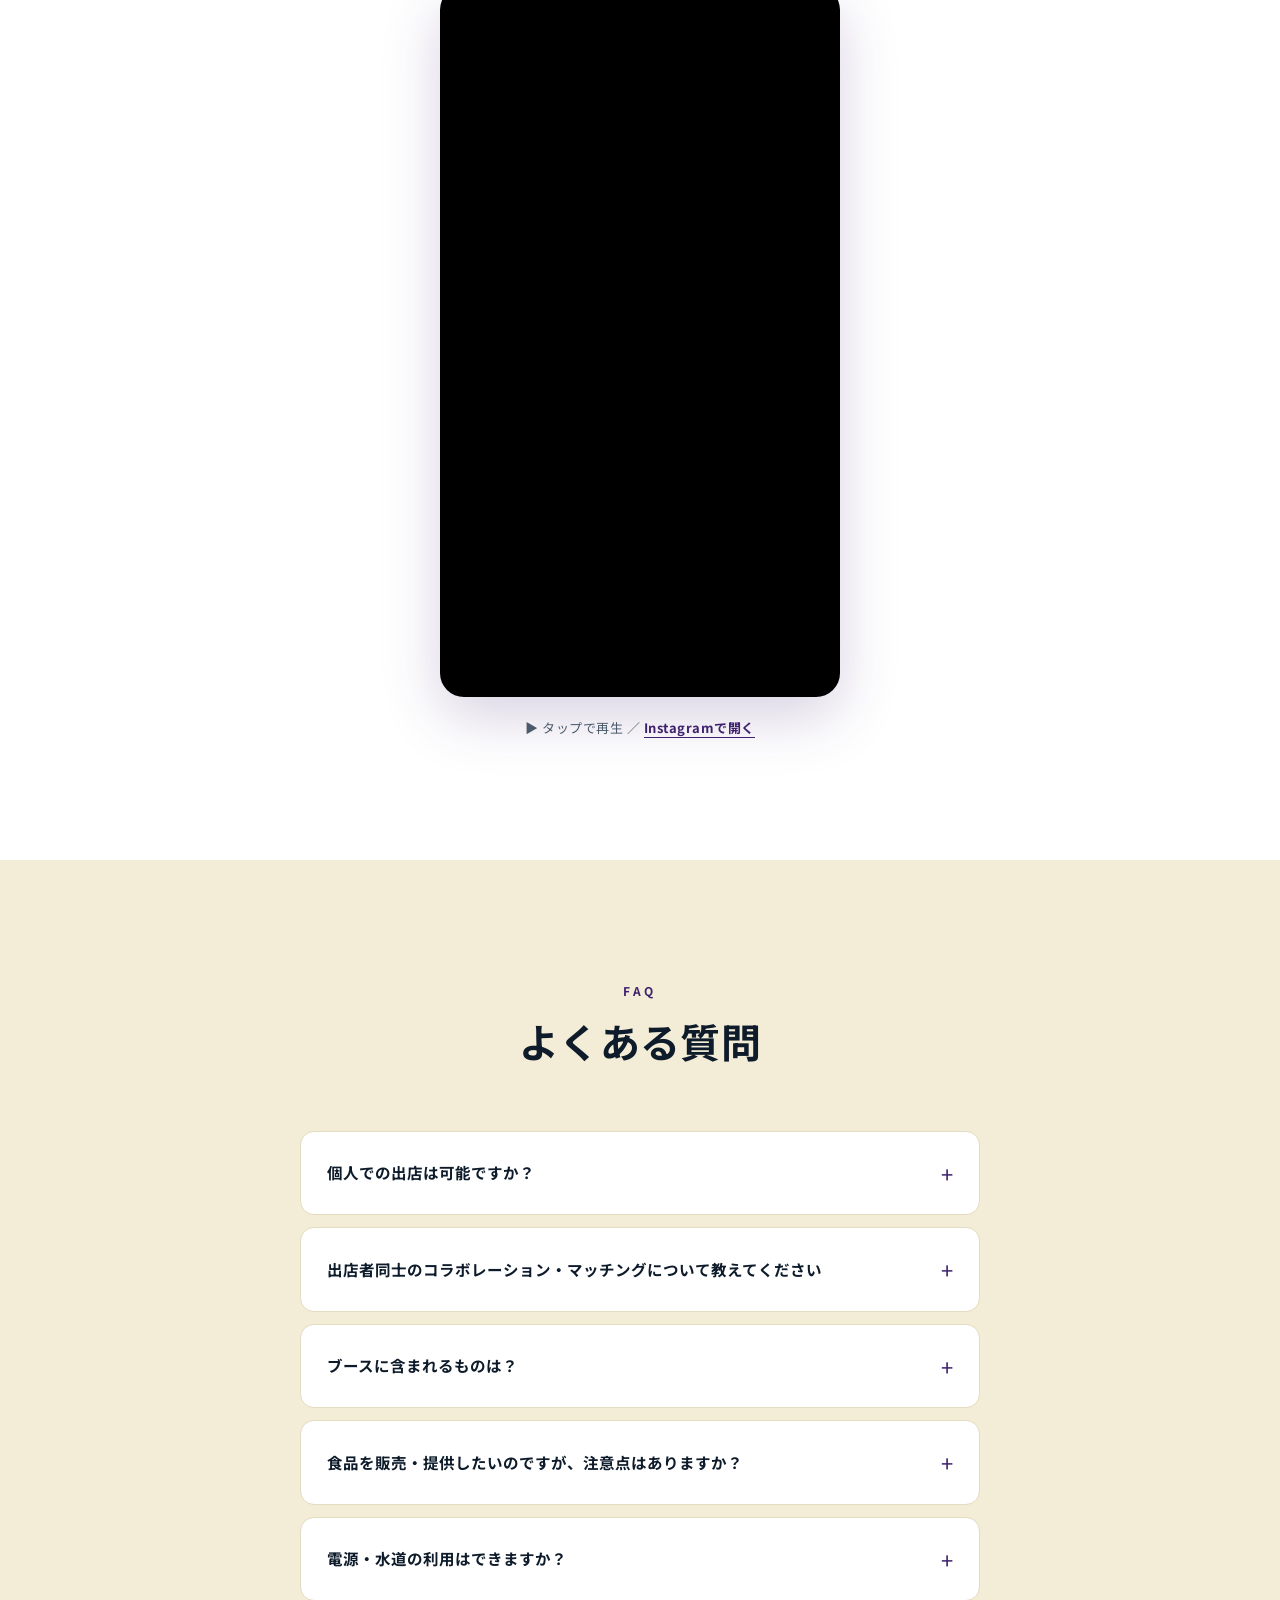
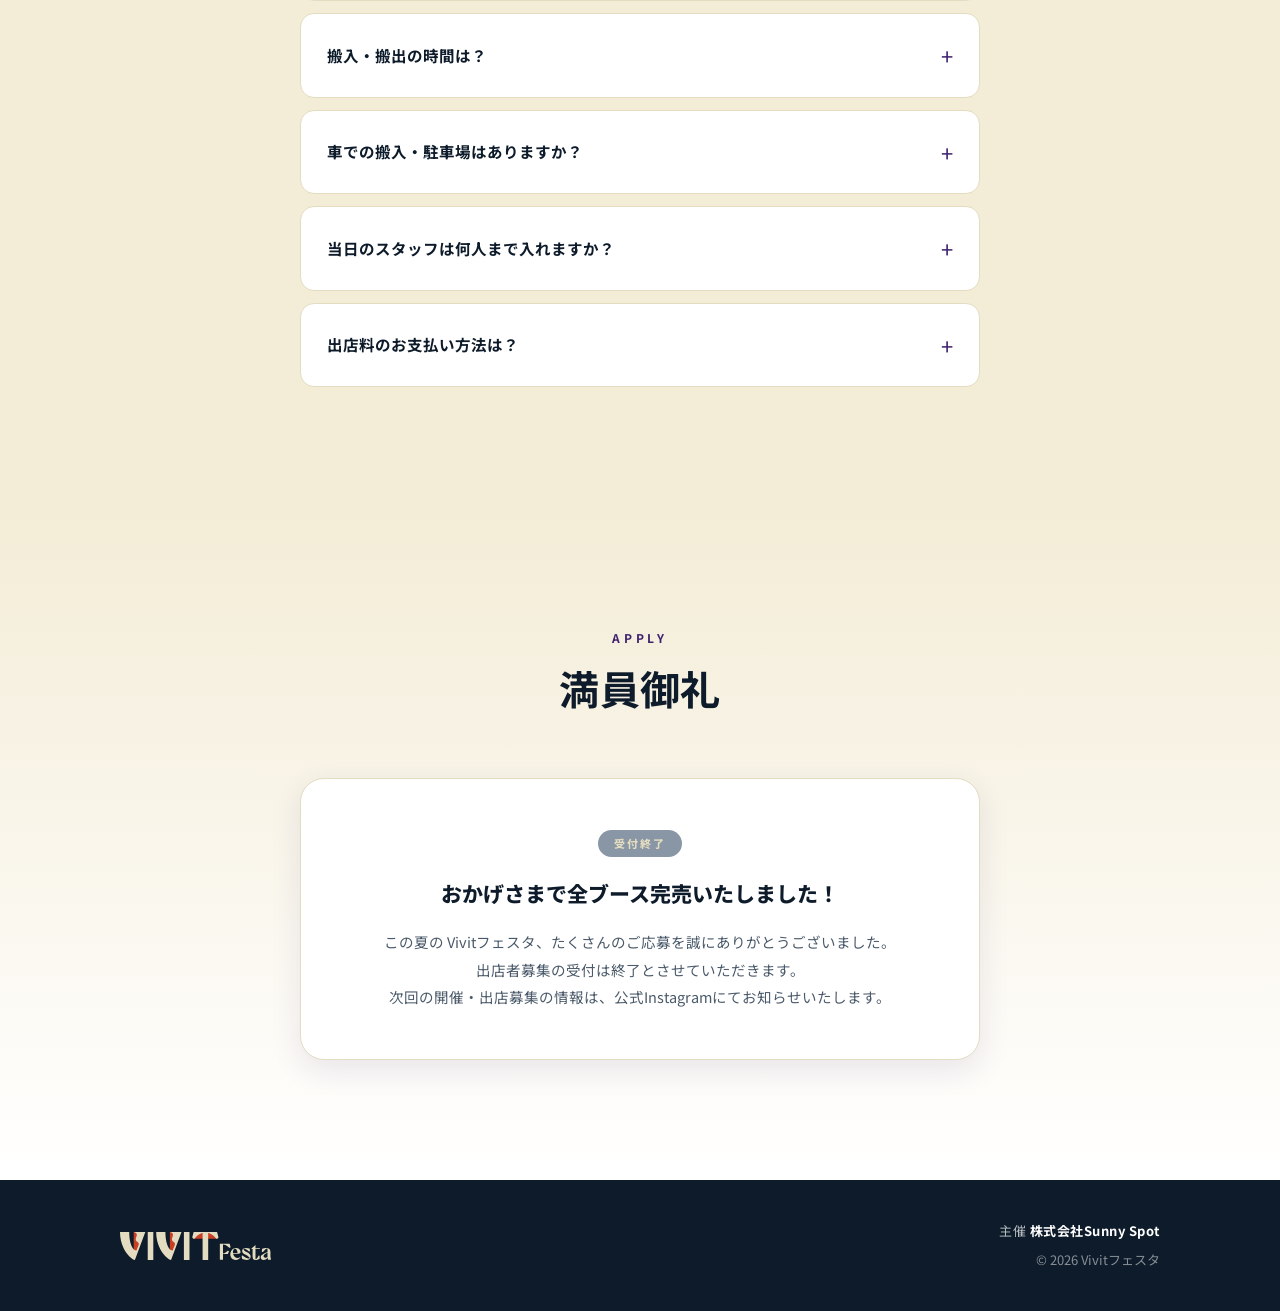
<file: lp-2026-summer/index.html>
<!DOCTYPE html>
<html lang="ja">
<head>
  <meta charset="UTF-8">
  <meta name="viewport" content="width=device-width, initial-scale=1.0">
  <title>Vivitフェスタ 2026 夏 ｜ 満員御礼・出店者募集終了</title>
  <meta name="description" content="Vivitフェスタ 2026年夏開催の出店者募集は満員御礼となりました。たくさんのご応募をありがとうございました。">
  <meta property="og:title" content="Vivitフェスタ 2026 夏 ｜ 満員御礼・出店者募集終了">
  <meta property="og:description" content="Vivitフェスタ 2026年夏開催の出店者募集は満員御礼となりました。たくさんのご応募をありがとうございました。">
  <meta property="og:type" content="website">
  <link rel="preconnect" href="https://fonts.googleapis.com">
  <link rel="preconnect" href="https://fonts.gstatic.com" crossorigin>
  <link href="https://fonts.googleapis.com/css2?family=Noto+Sans+JP:wght@400;500;700;900&display=swap" rel="stylesheet">
  <link rel="stylesheet" href="styles.css">
</head>
<body>
  <header class="site-header">
    <div class="container header-inner">
      <a href="#" class="logo">
        <img src="img/VivitFesta_logo.svg" alt="Vivitフェスタ" class="logo-img">
      </a>
      <nav class="site-nav" aria-label="グローバルナビゲーション">
        <a href="#concept">コンセプト</a>
        <a href="#categories">カテゴリ</a>
        <a href="#booth">ブース</a>
        <a href="#venue">会場</a>
        <a href="#overview">募集要項</a>
        <a href="#faq">FAQ</a>
      </nav>
      <a href="#apply" class="btn btn-primary btn-sm">満員御礼</a>
    </div>
  </header>

  <main>
    <section class="hero">
      <div class="hero-bg" aria-hidden="true"></div>
      <div class="container hero-inner">
        <p class="eyebrow">VIVIT FESTA / 2026 SUMMER</p>
        <p class="hero-badge">満員御礼 <span>全ブース完売しました！</span></p>
        <h1 class="hero-title">
          この夏、あなたの<br>
          <span class="text-gradient">「好き」を出店する。</span>
        </h1>
        <p class="hero-lead">
          年4回開催のローカルマルシェ「Vivitフェスタ」。<br>
          2026年夏開催の出店者募集は、おかげさまで満員御礼となりました。<br>
          たくさんのご応募、誠にありがとうございました。
        </p>
        <div class="hero-cta">
          <a href="#concept" class="btn btn-primary btn-lg">イベントを知る</a>
          <a href="#past" class="btn btn-ghost btn-lg">前回の様子を見る</a>
        </div>
        <dl class="hero-meta">
          <div>
            <dt>開催日</dt>
            <dd>2026.08.01</dd>
          </div>
          <div>
            <dt>会場</dt>
            <dd>GOBLIN.北参道店</dd>
          </div>
          <div>
            <dt>アクセス</dt>
            <dd>原宿 / 北参道</dd>
          </div>
          <div>
            <dt>出店料</dt>
            <dd>¥5,000〜</dd>
          </div>
        </dl>
      </div>
    </section>

    <section id="concept" class="section">
      <div class="container section-inner">
        <header class="section-head">
          <p class="section-eyebrow">CONCEPT</p>
          <h2 class="section-title">「好き（トキメキ）」が<br>集まる場所</h2>
        </header>
        <div class="concept-body">
          <p>
            手作りの作品やお菓子、イラスト。<br>
            ジャンルは様々だけれど、机に並んだそれらを手にした瞬間に、<br>
            心を動かされ「ビビッ」とくる、あの感覚。
          </p>
          <p>
            <span class="brand-name">Vivitフェスタ</span> は、<br>
            お客さん、出展者さんの<br class="sp-only">
            そんな「好き」という純粋な感情があふれるマルシェです。
          </p>
        </div>
        <div class="concept-slider" data-slider>
          <div class="concept-slider-track" data-slider-track>
            <figure class="concept-slide is-active">
              <img src="img/vivit_lp_img01.jpg" alt="Vivitフェスタ Vol.1 の様子 1" loading="lazy">
            </figure>
            <figure class="concept-slide">
              <img src="img/vivit_lp_img02.jpg" alt="Vivitフェスタ Vol.1 の様子 2" loading="lazy">
            </figure>
            <figure class="concept-slide">
              <img src="img/vivit_lp_img03.jpg" alt="Vivitフェスタ Vol.1 の様子 3" loading="lazy">
            </figure>
            <figure class="concept-slide">
              <img src="img/vivit_lp_img04.jpg" alt="Vivitフェスタ Vol.1 の様子 4" loading="lazy">
            </figure>
            <figure class="concept-slide">
              <img src="img/vivit_lp_img05.jpg" alt="Vivitフェスタ Vol.1 の様子 5" loading="lazy">
            </figure>
          </div>
          <button type="button" class="concept-slider-btn concept-slider-prev" data-slider-prev aria-label="前のスライド">‹</button>
          <button type="button" class="concept-slider-btn concept-slider-next" data-slider-next aria-label="次のスライド">›</button>
          <div class="concept-slider-dots" data-slider-dots>
            <button type="button" class="concept-slider-dot is-active" data-slider-dot="0" aria-label="スライド 1"></button>
            <button type="button" class="concept-slider-dot" data-slider-dot="1" aria-label="スライド 2"></button>
            <button type="button" class="concept-slider-dot" data-slider-dot="2" aria-label="スライド 3"></button>
            <button type="button" class="concept-slider-dot" data-slider-dot="3" aria-label="スライド 4"></button>
            <button type="button" class="concept-slider-dot" data-slider-dot="4" aria-label="スライド 5"></button>
          </div>
        </div>
      </div>
    </section>

    <section id="subtheme" class="section section-tinted">
      <div class="container section-inner section-narrow">
        <header class="section-head">
          <p class="section-eyebrow">VOL.2 SUB THEME</p>
          <h2 class="section-title">花火咲く縁日で</h2>
        </header>
        <div class="subtheme-card">
          <p class="subtheme-tagline">"花火咲く夜空の下、心がビビッと弾むひととき。"</p>
          <p class="subtheme-body">
            夕暮れに灯る提灯の橙、夜空に咲く花火、賑わう屋台のざわめき。<br>
            日常からふっと連れ出してくれる、あの夏祭りの空気。<br>
            縁日のときめきを、Vivitフェスタで。
          </p>
          <p class="subtheme-body">
            Vol.2 のサブテーマは「花火咲く縁日で」。<br>
            浴衣の袖をひるがえし、屋台をめぐるような気持ちで歩くブース。<br>
            つくり手の「好き」が並ぶ夏の夜に、あなたの心もきっと、咲きます。
          </p>
        </div>
      </div>
    </section>

    <section id="categories" class="section">
      <div class="container section-inner">
        <header class="section-head">
          <p class="section-eyebrow">CATEGORIES</p>
          <h2 class="section-title">こんな方を募集しています</h2>
          <p class="section-lead">ジャンルは問いません。あなたの「好き」をぜひ持ち寄ってください。</p>
        </header>
        <div class="category-grid">
          <article class="category-card">
            <p class="category-tag">HANDMADE</p>
            <h3>ハンドメイド作品</h3>
            <p>一点もののアクセサリーや雑貨など。</p>
          </article>
          <article class="category-card">
            <p class="category-tag">SWEETS</p>
            <h3>お菓子販売</h3>
            <p>夏を感じる焼き菓子やスイーツ。</p>
          </article>
          <article class="category-card">
            <p class="category-tag">WORKSHOP</p>
            <h3>体験ワークショップ</h3>
            <p>絵画、クラフト、手芸など（大歓迎！）</p>
          </article>
          <article class="category-card">
            <p class="category-tag">ANYTHING</p>
            <h3>その他なんでも</h3>
            <p>上記に当てはまらないものも歓迎。<br>まずはお気軽にご相談ください。</p>
          </article>
        </div>
        <div class="category-callout">
          <p class="category-callout-eyebrow">VOL.2 サブテーマ「花火咲く縁日で」</p>
          <p class="category-callout-text">
            ジャンルを問わず、<strong>夏を感じる商品</strong>や<br class="sp-only">
            <strong>花火・縁日</strong>を思わせるアイテムを<br class="sp-only">
            数点ご用意いただける出店者さん、ぜひお持ち寄りください！
          </p>
        </div>
        <ul class="category-notes">
          <li><span class="category-notes-mark">※1</span><span class="category-notes-text">出展ジャンルの重複を避け、会場全体のバランスを整えるための出展者の調整を行っております。</span></li>
          <li><span class="category-notes-mark">※2</span><span class="category-notes-text">食品取扱の方は、入金時に「営業許可証」の提出が必須です。詳しくは <a href="food-guideline.html" class="text-link">食品取扱ガイドライン</a> をご確認ください。</span></li>
        </ul>
      </div>
    </section>

    <section id="benefits" class="section section-tinted">
      <div class="container section-inner">
        <header class="section-head">
          <p class="section-eyebrow">FEATURES</p>
          <h2 class="section-title">Vivitフェスタの3つの特徴</h2>
        </header>
        <div class="benefits-grid">
          <article class="benefit-card">
            <div class="benefit-number">01</div>
            <h3>「買って帰る」マルシェ</h3>
            <p>第1回開催では購買率<strong>100%超え</strong>。来場者のほとんどが複数のお店で購入される、販売力の高いマルシェです。</p>
          </article>
          <article class="benefit-card">
            <div class="benefit-number">02</div>
            <h3>あたたかな雰囲気</h3>
            <p>来場者のみなさまとのコミュニケーションが多く生まれる、心地よく楽しいマルシェです。</p>
          </article>
          <article class="benefit-card">
            <div class="benefit-number">03</div>
            <h3>つくり手同士のつながり</h3>
            <p>Vivitフェスタでは、出店者同士のコラボレーションを促進します。あなたの作品とマッチしそうな方がいれば、運営よりご紹介させていただくこともあるかもしれません。</p>
          </article>
        </div>
      </div>
    </section>

    <section id="booth" class="section">
      <div class="container section-inner">
        <header class="section-head">
          <p class="section-eyebrow">BOOTH</p>
          <h2 class="section-title">ブースタイプ & 出店料</h2>
          <p class="section-lead">おかげさまで<strong>全ブース完売</strong>いたしました。たくさんのご応募をありがとうございました。</p>
        </header>
        <div class="booth-grid">
          <article class="booth-card booth-card-soldout">
            <p class="booth-tag">CONSIGNMENT</p>
            <h3>委託ブース</h3>
            <p class="booth-price"><span class="booth-currency">¥</span>5,000</p>
            <p class="booth-stock booth-stock-soldout">受付終了</p>
            <p class="booth-desc">棚に飾らせていただきます。<br>受付にてお会計をさせていただきます。</p>
            <dl class="booth-spec">
              <div><dt>形式</dt><dd>棚展示（無人）</dd></div>
              <div><dt>注意</dt><dd>送料は出店者様のご負担です</dd></div>
            </dl>
          </article>
          <article class="booth-card booth-card-soldout">
            <p class="booth-tag">STANDARD</p>
            <h3>通常ブース</h3>
            <p class="booth-price"><span class="booth-currency">¥</span>9,000</p>
            <p class="booth-stock booth-stock-soldout">満席</p>
            <p class="booth-desc">スタンダードな出店ブース。<br>初めての方にもおすすめです。</p>
            <dl class="booth-spec">
              <div><dt>スペース</dt><dd>W1,500 × D450 × H700mm のテーブル</dd></div>
            </dl>
          </article>
          <article class="booth-card booth-card-soldout">
            <p class="booth-tag">LARGE</p>
            <h3>大きいブース</h3>
            <p class="booth-price"><span class="booth-currency">¥</span>12,000</p>
            <p class="booth-stock booth-stock-soldout">満席</p>
            <p class="booth-desc">広めのテーブルでゆったりと。<br>商品点数の多い方に。</p>
            <dl class="booth-spec">
              <div><dt>スペース</dt><dd>W1,600 × D800 × H700mm のテーブル</dd></div>
            </dl>
          </article>
          <article class="booth-card booth-card-soldout">
            <p class="booth-tag">EXTRA</p>
            <h3>増設ブース</h3>
            <p class="booth-price"><span class="booth-currency">¥</span>9,000</p>
            <p class="booth-stock booth-stock-soldout">満席</p>
            <p class="booth-desc">大好評のため通常ブースが売り切れ、<br>急遽増設した追加ブースです！</p>
            <dl class="booth-spec">
              <div><dt>スペース</dt><dd>W1,200 × D600 × H700mm のテーブル</dd></div>
            </dl>
          </article>
        </div>
        <div class="booth-common">
          <p class="booth-common-title">全ブース共通</p>
          <ul>
            <li><strong>出展者証</strong>：1ブースにつき<strong>2枚まで無料</strong>で発行いたします。3枚目以降が必要な場合は、1枚あたり<strong>¥500</strong>の追加費用を頂戴します。</li>
            <li><strong>電源</strong>：ご利用いただけます（応募フォームにて事前にご相談ください）。<strong>水道</strong>はご利用いただけません。</li>
          </ul>
        </div>
      </div>
    </section>

    <section id="venue" class="section">
      <div class="container section-inner">
        <header class="section-head">
          <p class="section-eyebrow">VENUE</p>
          <h2 class="section-title">会場のご紹介</h2>
        </header>
        <div class="venue-card">
          <div class="venue-text">
            <p class="venue-name">GOBLIN.</p>
            <p class="venue-access">原宿駅 竹下口より徒歩7分</p>
            <p class="venue-desc">住宅街に佇む会場です。</p>
          </div>
          <div class="venue-gallery">
            <figure class="venue-gallery-item">
              <img src="img/goblin_1.png" alt="GOBLIN. 会場の様子 1" loading="lazy">
            </figure>
            <figure class="venue-gallery-item">
              <img src="img/goblin_2.png" alt="GOBLIN. 会場の様子 2" loading="lazy">
            </figure>
          </div>
        </div>
      </div>
    </section>

    <section id="overview" class="section section-tinted">
      <div class="container section-inner">
        <header class="section-head">
          <p class="section-eyebrow">OVERVIEW</p>
          <h2 class="section-title">募集要項</h2>
        </header>
        <div class="overview-table">
          <div class="overview-row">
            <div class="overview-key">開催日時</div>
            <div class="overview-val">
              2026年8月1日（土）11:30〜17:00<br>
              <span class="overview-sub">設営 10:00〜 ／ 撤収 17:00〜18:30</span><br>
              <span class="overview-note">※ スケジュールは変更となる可能性がございます。</span>
            </div>
          </div>
          <div class="overview-row">
            <div class="overview-key">会場</div>
            <div class="overview-val">
              GOBLIN.北参道店 -ROADSIDE-<br>
              <span class="overview-sub">〒151-0051 東京都渋谷区千駄ケ谷3-5-16 隈部ビル</span>
            </div>
          </div>
          <div class="overview-row">
            <div class="overview-key">アクセス</div>
            <div class="overview-val">原宿駅より徒歩7分 ／ 北参道駅より徒歩6分</div>
          </div>
          <div class="overview-row">
            <div class="overview-key">出店料</div>
            <div class="overview-val">¥5,000 〜 ¥12,000（ブースタイプによる）</div>
          </div>
          <div class="overview-row">
            <div class="overview-key">募集状況</div>
            <div class="overview-val">
              <span class="overview-tag overview-tag-closed">満員御礼</span>
              全ブース完売いたしました
              <span class="overview-sub">たくさんのご応募、誠にありがとうございました。</span>
            </div>
          </div>
          <div class="overview-row">
            <div class="overview-key">応募締切</div>
            <div class="overview-val">
              受付を終了いたしました。<br>
              <span class="overview-note">※ 次回の開催・出店募集は、公式Instagramにてお知らせいたします。</span>
            </div>
          </div>
        </div>
      </div>
    </section>

    <section id="cancel" class="section">
      <div class="container section-inner section-narrow">
        <header class="section-head">
          <p class="section-eyebrow">CANCEL POLICY</p>
          <h2 class="section-title">キャンセルポリシー</h2>
          <p class="section-lead">お申し込み確定後のキャンセルは、準備の都合上、原則禁止とさせていただきます。</p>
        </header>
        <div class="cancel-table">
          <div class="cancel-row">
            <div class="cancel-when">
              <span class="cancel-when-label">〜 2026/7/1 より前</span>
            </div>
            <div class="cancel-rule">
              <p class="cancel-rule-main">出店料を返金いたします</p>
              <p class="cancel-rule-sub">※ 返金に伴う振込手数料等は出店者様のご負担となります。</p>
            </div>
          </div>
          <div class="cancel-row cancel-row-strict">
            <div class="cancel-when">
              <span class="cancel-when-label">2026/7/1 以降<small>（開催1ヶ月前以降）</small></span>
            </div>
            <div class="cancel-rule">
              <p class="cancel-rule-main">出店料の <strong>100%</strong> を申し受けます</p>
            </div>
          </div>
        </div>
      </div>
    </section>

    <section id="flow" class="section section-tinted">
      <div class="container section-inner">
        <header class="section-head">
          <p class="section-eyebrow">FLOW</p>
          <h2 class="section-title">お申し込みの流れ</h2>
        </header>
        <ol class="flow-list">
          <li class="flow-item">
            <div class="flow-step">STEP 01</div>
            <h3>応募フォームから申込</h3>
            <p>ページ下部の応募フォームから、必要事項を入力してください。</p>
          </li>
          <li class="flow-item">
            <div class="flow-step">STEP 02</div>
            <h3>事務局による選考</h3>
            <p>イベントの趣旨に合わせて、出店内容を選考させていただきます。</p>
          </li>
          <li class="flow-item">
            <div class="flow-step">STEP 03</div>
            <h3>当選通知・お支払い</h3>
            <p>当選された方にメールでご連絡。期日までに出店料をお支払いください。</p>
          </li>
          <li class="flow-item">
            <div class="flow-step">STEP 04</div>
            <h3>当日出店</h3>
            <p>当日は指定のお時間にご来場ください。スタッフがご案内します。</p>
          </li>
        </ol>
      </div>
    </section>

    <section id="past" class="section">
      <div class="container section-inner">
        <header class="section-head">
          <p class="section-eyebrow">PAST EVENT / VOL.01</p>
          <h2 class="section-title">前回の様子を、リールで。</h2>
          <p class="section-lead">第1回 Vivitフェスタ の空気感を、Instagram のリールでご覧ください。</p>
        </header>
        <div class="reel-stage">
          <div class="reel-frame">
            <iframe
              src="https://www.instagram.com/reel/DYBAZpnBZZl/embed/"
              title="Vivitフェスタ Vol.1 リール"
              loading="lazy"
              allow="encrypted-media; clipboard-write; picture-in-picture; web-share"
              allowfullscreen
              scrolling="no"
              frameborder="0">
            </iframe>
          </div>
          <p class="reel-caption">
            ▶︎ タップで再生 ／
            <a href="https://www.instagram.com/reel/DYBAZpnBZZl/" target="_blank" rel="noopener noreferrer">Instagramで開く</a>
          </p>
        </div>
      </div>
    </section>

    <section id="faq" class="section section-tinted">
      <div class="container section-inner section-narrow">
        <header class="section-head">
          <p class="section-eyebrow">FAQ</p>
          <h2 class="section-title">よくある質問</h2>
        </header>
        <div class="faq-list">
          <details class="faq-item">
            <summary>個人での出店は可能ですか？</summary>
            <p>はい、個人の作家・事業者の方も歓迎しております。</p>
          </details>
          <details class="faq-item">
            <summary>出店者同士のコラボレーション・マッチングについて教えてください</summary>
            <p>Vivitフェスタでは、相性の良い出店者同士のコラボレーションを促進しています。例えばお菓子を販売されている方とハーブティーを販売されている方は、組み合わせとして一緒に購入されるお客様も多いため、各出店者の販売スペースの一部にお互いの商品を置かせていただく、などです。ご購入の際はそれぞれの出店場所をお客様にご案内し、各々のブースでお会計をしていただきます。マッチしそうな出店者がいる場合は、運営よりご紹介させていただき、双方のご了承があった場合にコラボレーションをご提案させていただきます。</p>
          </details>
          <details class="faq-item">
            <summary>ブースに含まれるものは？</summary>
            <p>机と椅子をご用意しております。</p>
          </details>
          <details class="faq-item">
            <summary>食品を販売・提供したいのですが、注意点はありますか？</summary>
            <p>包装済み食品の表示義務、試食・試飲・カフェ形式での提供、匂いの強い食品、夏場の温度管理、ゴミの取り扱い、電源・火器の使用申請などについて、別ページにまとめております。<a href="food-guideline.html" class="text-link">食品取扱ガイドラインはこちら</a></p>
          </details>
          <details class="faq-item">
            <summary>電源・水道の利用はできますか？</summary>
            <p>電源はご利用いただけます（応募フォームにて事前にご相談ください）。水道のご利用はできません。</p>
          </details>
          <details class="faq-item">
            <summary>搬入・搬出の時間は？</summary>
            <p>開場時間の1時間前頃から搬入いただける予定です。詳細な時間は決まり次第ご案内いたします。</p>
          </details>
          <details class="faq-item">
            <summary>車での搬入・駐車場はありますか？</summary>
            <p>会場に駐車場のご用意はございません。可能でしたら、公共交通機関のご利用にご協力いただけますと幸いです。お車でお越しの場合は、お手数ですが近隣のコインパーキングをご活用ください。</p>
          </details>
          <details class="faq-item">
            <summary>当日のスタッフは何人まで入れますか？</summary>
            <p>1ブースにつき2名程度までを目安にお願いしております。</p>
          </details>
          <details class="faq-item">
            <summary>出店料のお支払い方法は？</summary>
            <p>基本的に銀行振込でお願いしております。詳細は当選時にご案内いたします。</p>
          </details>
        </div>
      </div>
    </section>

    <section id="apply" class="section section-apply">
      <div class="container section-inner section-narrow">
        <header class="section-head">
          <p class="section-eyebrow">APPLY</p>
          <h2 class="section-title">満員御礼</h2>
        </header>
        <div class="apply-closed">
          <p class="apply-closed-tag">受付終了</p>
          <p class="apply-closed-title">おかげさまで全ブース完売いたしました！</p>
          <p class="apply-closed-text">
            この夏の Vivitフェスタ、たくさんのご応募を誠にありがとうございました。<br>
            出店者募集の受付は終了とさせていただきます。<br>
            次回の開催・出店募集の情報は、公式Instagramにてお知らせいたします。
          </p>
        </div>
      </div>
    </section>
  </main>

  <footer class="site-footer">
    <div class="container footer-inner">
      <div class="footer-brand">
        <img src="img/VivitFesta_logo.svg" alt="Vivitフェスタ" class="logo-img footer-logo">
      </div>
      <div class="footer-meta">
        <p class="footer-org">主催 <span>株式会社Sunny Spot</span></p>
        <p class="footer-copy">&copy; 2026 Vivitフェスタ</p>
      </div>
    </div>
  </footer>

  <script>
    // 満員御礼フェーズ：全ブース完売のため出店申込フォームはクローズ済み。
    // 以降のスクリプトはコンセプトスライダーの制御のみ。
    (function () {
      var AUTOPLAY_INTERVAL = 5000;
      var RESUME_DELAY = 8000;

      document.querySelectorAll('[data-slider]').forEach(function (slider) {
        var track = slider.querySelector('[data-slider-track]');
        var prev = slider.querySelector('[data-slider-prev]');
        var next = slider.querySelector('[data-slider-next]');
        var dots = slider.querySelectorAll('[data-slider-dot]');
        if (!track) return;

        var originals = Array.prototype.slice.call(track.querySelectorAll('.concept-slide'));
        var count = originals.length;
        if (count < 2) return;

        // Clone last/first slides as side neighbors so peek shows true loop
        var leadClone = originals[count - 1].cloneNode(true);
        var trailClone = originals[0].cloneNode(true);
        [leadClone, trailClone].forEach(function (el) {
          el.classList.add('is-clone');
          el.classList.remove('is-active');
          el.setAttribute('aria-hidden', 'true');
        });
        track.insertBefore(leadClone, originals[0]);
        track.appendChild(trailClone);

        var slides = track.querySelectorAll('.concept-slide');
        // slides[0] = leadClone (last), slides[1..count] = originals, slides[count+1] = trailClone (first)

        function step() {
          var styles = getComputedStyle(track);
          var gap = parseFloat(styles.columnGap || styles.gap || 0) || 0;
          return slides[1].getBoundingClientRect().width + gap;
        }

        function currentDom() {
          var w = step();
          if (!w) return 1;
          return Math.round(track.scrollLeft / w);
        }

        function setActive(domIdx) {
          var logical;
          if (domIdx <= 0) logical = count - 1;
          else if (domIdx >= count + 1) logical = 0;
          else logical = domIdx - 1;
          slides.forEach(function (s, i) {
            s.classList.toggle('is-active', i === domIdx);
          });
          dots.forEach(function (d, i) {
            d.classList.toggle('is-active', i === logical);
          });
        }

        function smoothToDom(domIdx) {
          var w = step();
          if (!w) return;
          track.scrollTo({ left: w * domIdx, behavior: 'smooth' });
        }

        function rawJump(domIdx) {
          var w = step();
          if (!w) return;
          var prevSnap = track.style.scrollSnapType;
          var prevBehavior = track.style.scrollBehavior;
          track.style.scrollSnapType = 'none';
          track.style.scrollBehavior = 'auto';
          track.scrollLeft = w * domIdx;
          void track.offsetHeight;
          track.style.scrollSnapType = prevSnap;
          track.style.scrollBehavior = prevBehavior;
        }

        function jumpToDom(domIdx, targetActive) {
          slider.classList.add('is-jumping');
          if (targetActive !== undefined) setActive(targetActive);
          rawJump(domIdx);
          requestAnimationFrame(function () {
            requestAnimationFrame(function () {
              slider.classList.remove('is-jumping');
            });
          });
        }

        function goNext() { smoothToDom(currentDom() + 1); }
        function goPrev() { smoothToDom(currentDom() - 1); }
        function goToLogical(idx) { smoothToDom(idx + 1); }

        function handleSettled() {
          var dom = currentDom();
          if (dom <= 0) jumpToDom(count, count);
          else if (dom >= count + 1) jumpToDom(1, 1);
          else setActive(dom);
        }

        if ('onscrollend' in window) {
          track.addEventListener('scrollend', handleSettled);
        } else {
          var scrollDebounce;
          track.addEventListener('scroll', function () {
            clearTimeout(scrollDebounce);
            scrollDebounce = setTimeout(handleSettled, 90);
          }, { passive: true });
        }

        var raf = null;
        track.addEventListener('scroll', function () {
          if (raf) return;
          raf = requestAnimationFrame(function () {
            raf = null;
            setActive(currentDom());
          });
        }, { passive: true });

        var autoplayTimer = null;
        var resumeTimer = null;
        function startAutoplay() {
          stopAutoplay();
          autoplayTimer = setInterval(goNext, AUTOPLAY_INTERVAL);
        }
        function stopAutoplay() {
          if (autoplayTimer) { clearInterval(autoplayTimer); autoplayTimer = null; }
        }
        function pauseAutoplay() {
          stopAutoplay();
          if (resumeTimer) clearTimeout(resumeTimer);
          resumeTimer = setTimeout(startAutoplay, RESUME_DELAY);
        }

        if (prev) prev.addEventListener('click', function () { goPrev(); pauseAutoplay(); });
        if (next) next.addEventListener('click', function () { goNext(); pauseAutoplay(); });
        dots.forEach(function (dot, i) {
          dot.addEventListener('click', function () { goToLogical(i); pauseAutoplay(); });
        });

        slider.addEventListener('mouseenter', stopAutoplay);
        slider.addEventListener('mouseleave', startAutoplay);
        track.addEventListener('touchstart', pauseAutoplay, { passive: true });
        track.addEventListener('wheel', pauseAutoplay, { passive: true });

        var resizeTimer;
        window.addEventListener('resize', function () {
          clearTimeout(resizeTimer);
          resizeTimer = setTimeout(function () {
            var dom = currentDom();
            jumpToDom(Math.max(1, Math.min(count, dom)));
          }, 120);
        });

        // Initialize: position at the real first slide (DOM idx 1) before paint
        jumpToDom(1);
        setActive(1);
        startAutoplay();
      });
    })();
  </script>
</body>
</html>
</file>
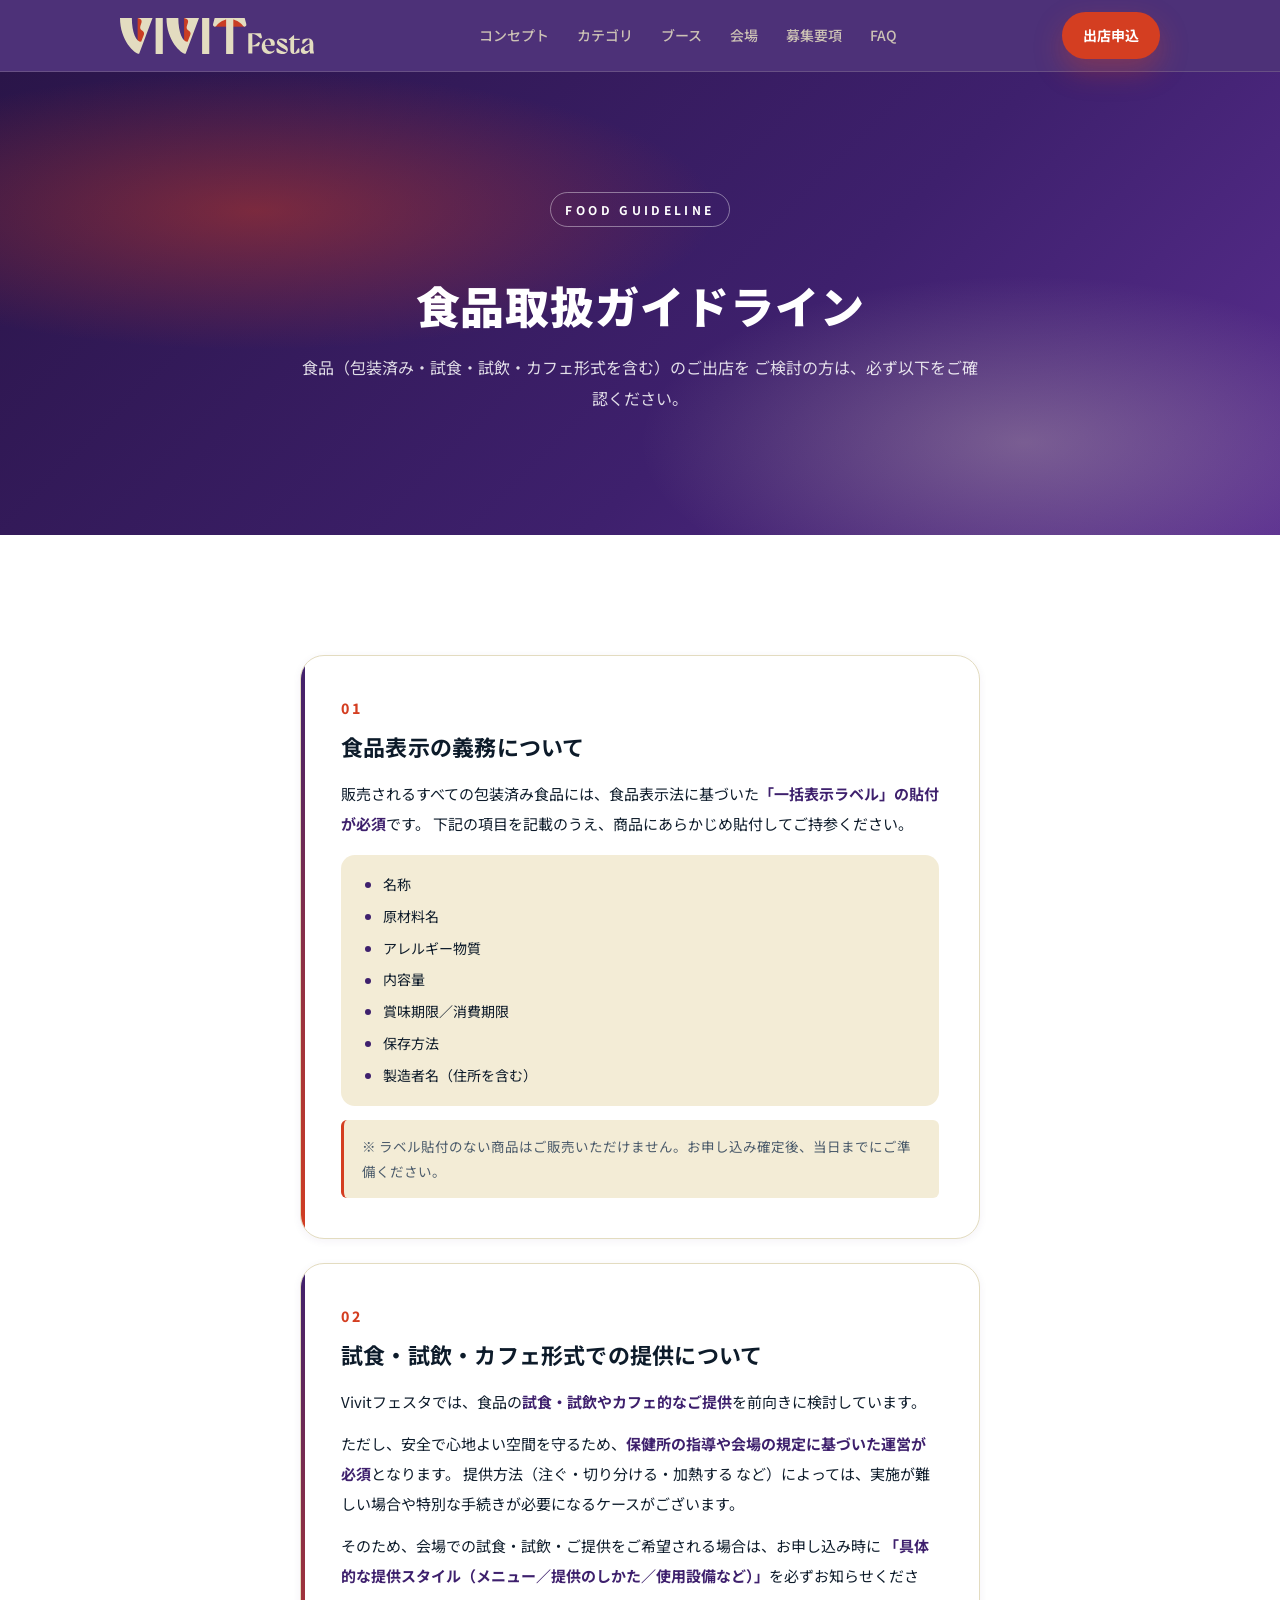
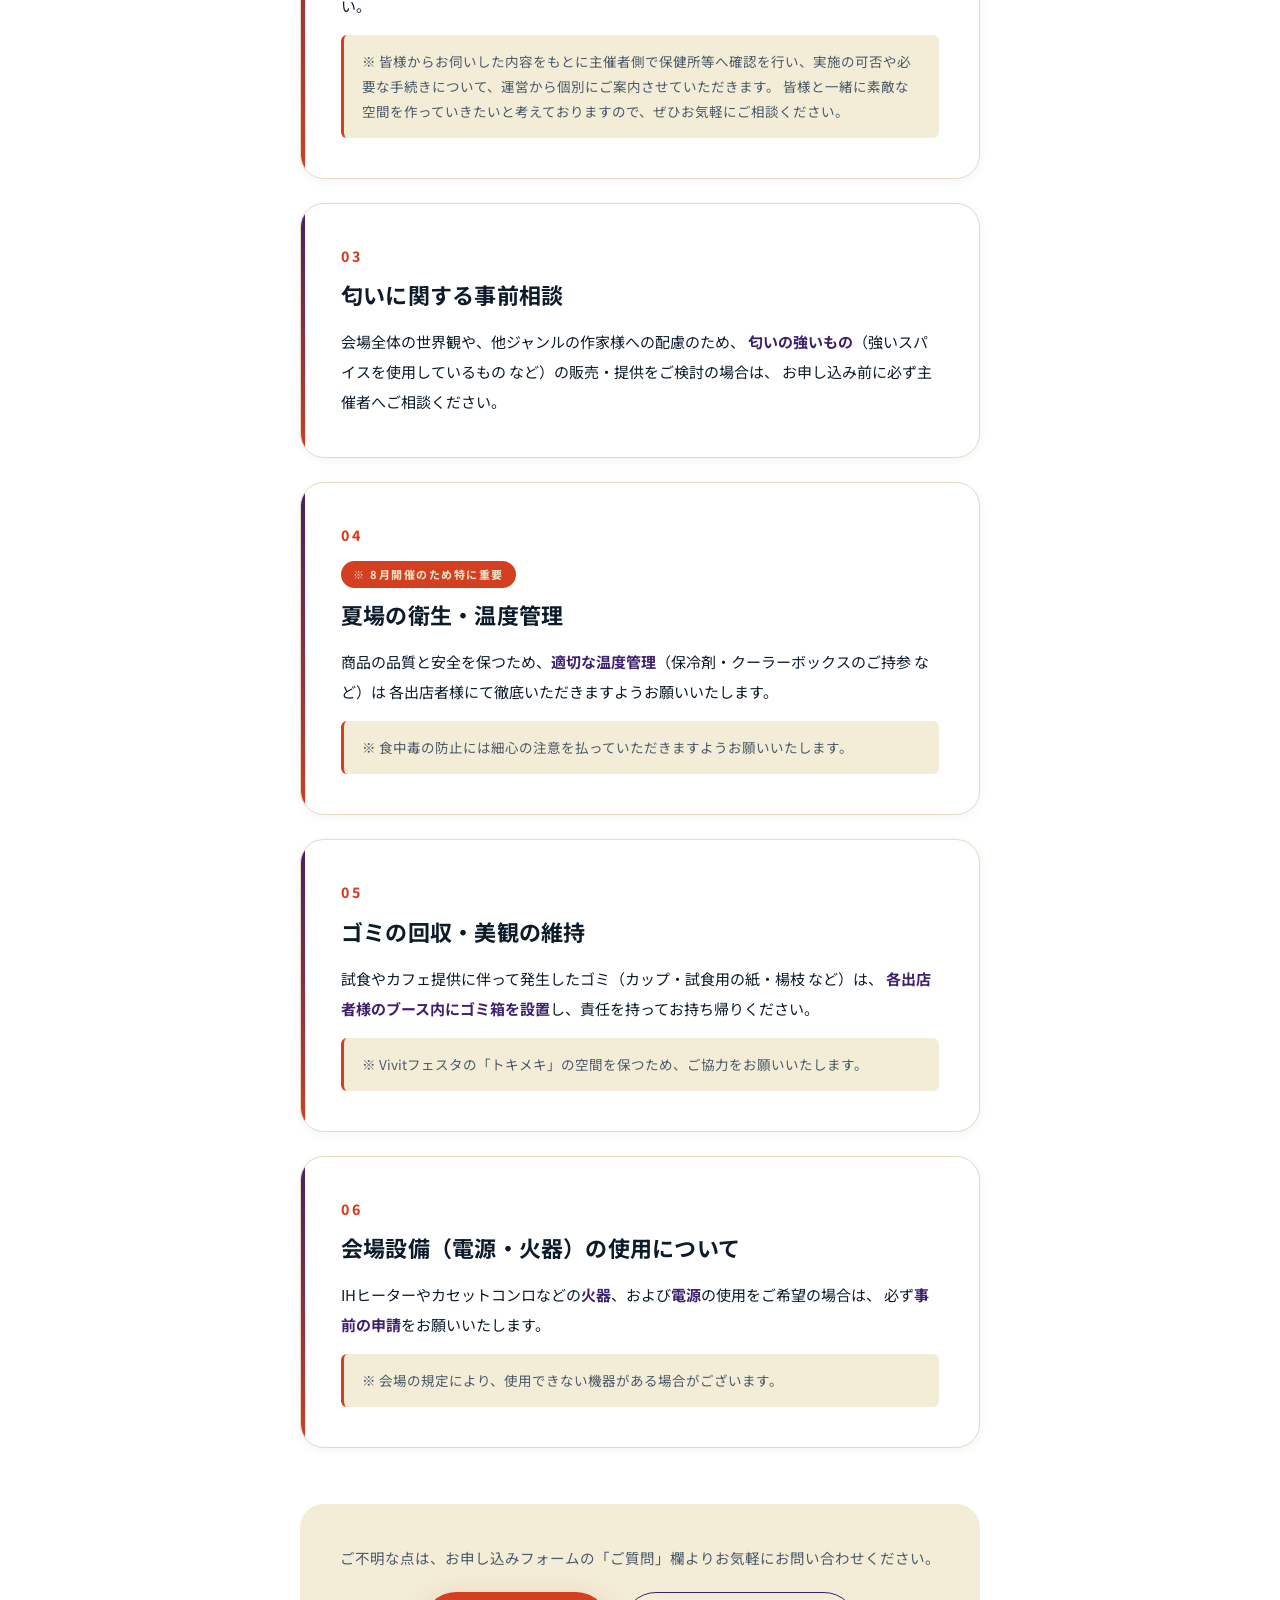
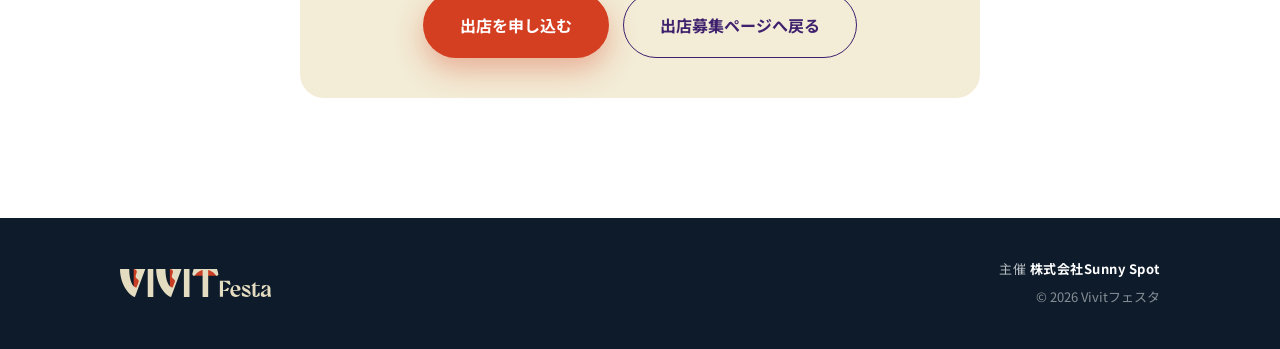
<file: lp-2026-summer/food-guideline.html>
<!DOCTYPE html>
<html lang="ja">
<head>
  <meta charset="UTF-8">
  <meta name="viewport" content="width=device-width, initial-scale=1.0">
  <title>食品取扱ガイドライン ｜ Vivitフェスタ 2026 夏</title>
  <meta name="description" content="Vivitフェスタにて食品をお取り扱いいただく出店者様向けのガイドラインです。">
  <meta property="og:title" content="食品取扱ガイドライン ｜ Vivitフェスタ 2026 夏">
  <meta property="og:description" content="Vivitフェスタにて食品をお取り扱いいただく出店者様向けのガイドラインです。">
  <meta property="og:type" content="article">
  <link rel="preconnect" href="https://fonts.googleapis.com">
  <link rel="preconnect" href="https://fonts.gstatic.com" crossorigin>
  <link href="https://fonts.googleapis.com/css2?family=Noto+Sans+JP:wght@400;500;700;900&display=swap" rel="stylesheet">
  <link rel="stylesheet" href="styles.css">
</head>
<body>
  <header class="site-header">
    <div class="container header-inner">
      <a href="index.html" class="logo">
        <img src="img/VivitFesta_logo.svg" alt="Vivitフェスタ" class="logo-img">
      </a>
      <nav class="site-nav" aria-label="グローバルナビゲーション">
        <a href="index.html#concept">コンセプト</a>
        <a href="index.html#categories">カテゴリ</a>
        <a href="index.html#booth">ブース</a>
        <a href="index.html#venue">会場</a>
        <a href="index.html#overview">募集要項</a>
        <a href="index.html#faq">FAQ</a>
      </nav>
      <a href="index.html#apply" class="btn btn-primary btn-sm">出店申込</a>
    </div>
  </header>

  <main>
    <section class="page-hero">
      <div class="page-hero-bg" aria-hidden="true"></div>
      <div class="container page-hero-inner">
        <p class="eyebrow">FOOD GUIDELINE</p>
        <h1 class="page-hero-title">食品取扱ガイドライン</h1>
        <p class="page-hero-lead">
          食品（包装済み・試食・試飲・カフェ形式を含む）のご出店を<br class="sp-only">
          ご検討の方は、必ず以下をご確認ください。
        </p>
      </div>
    </section>

    <section class="section">
      <div class="container section-inner section-narrow">
        <ol class="guide-list">
          <li class="guide-item">
            <div class="guide-step">01</div>
            <h2 class="guide-title">食品表示の義務について</h2>
            <p class="guide-body">
              販売されるすべての包装済み食品には、食品表示法に基づいた<strong>「一括表示ラベル」の貼付が必須</strong>です。
              下記の項目を記載のうえ、商品にあらかじめ貼付してご持参ください。
            </p>
            <ul class="guide-bullets">
              <li>名称</li>
              <li>原材料名</li>
              <li>アレルギー物質</li>
              <li>内容量</li>
              <li>賞味期限／消費期限</li>
              <li>保存方法</li>
              <li>製造者名（住所を含む）</li>
            </ul>
            <p class="guide-note">※ ラベル貼付のない商品はご販売いただけません。お申し込み確定後、当日までにご準備ください。</p>
          </li>

          <li class="guide-item">
            <div class="guide-step">02</div>
            <h2 class="guide-title">試食・試飲・カフェ形式での提供について</h2>
            <p class="guide-body">
              Vivitフェスタでは、食品の<strong>試食・試飲やカフェ的なご提供</strong>を前向きに検討しています。
            </p>
            <p class="guide-body">
              ただし、安全で心地よい空間を守るため、<strong>保健所の指導や会場の規定に基づいた運営が必須</strong>となります。
              提供方法（注ぐ・切り分ける・加熱する など）によっては、実施が難しい場合や特別な手続きが必要になるケースがございます。
            </p>
            <p class="guide-body">
              そのため、会場での試食・試飲・ご提供をご希望される場合は、お申し込み時に
              <strong>「具体的な提供スタイル（メニュー／提供のしかた／使用設備など）」</strong>を必ずお知らせください。
            </p>
            <p class="guide-note">
              ※ 皆様からお伺いした内容をもとに主催者側で保健所等へ確認を行い、実施の可否や必要な手続きについて、運営から個別にご案内させていただきます。
              皆様と一緒に素敵な空間を作っていきたいと考えておりますので、ぜひお気軽にご相談ください。
            </p>
          </li>

          <li class="guide-item">
            <div class="guide-step">03</div>
            <h2 class="guide-title">匂いに関する事前相談</h2>
            <p class="guide-body">
              会場全体の世界観や、他ジャンルの作家様への配慮のため、
              <strong>匂いの強いもの</strong>（強いスパイスを使用しているもの など）の販売・提供をご検討の場合は、
              お申し込み前に必ず主催者へご相談ください。
            </p>
          </li>

          <li class="guide-item">
            <div class="guide-step">04</div>
            <p class="guide-badge">※ 8月開催のため特に重要</p>
            <h2 class="guide-title">夏場の衛生・温度管理</h2>
            <p class="guide-body">
              商品の品質と安全を保つため、<strong>適切な温度管理</strong>（保冷剤・クーラーボックスのご持参 など）は
              各出店者様にて徹底いただきますようお願いいたします。
            </p>
            <p class="guide-note">
              ※ 食中毒の防止には細心の注意を払っていただきますようお願いいたします。
            </p>
          </li>

          <li class="guide-item">
            <div class="guide-step">05</div>
            <h2 class="guide-title">ゴミの回収・美観の維持</h2>
            <p class="guide-body">
              試食やカフェ提供に伴って発生したゴミ（カップ・試食用の紙・楊枝 など）は、
              <strong>各出店者様のブース内にゴミ箱を設置</strong>し、責任を持ってお持ち帰りください。
            </p>
            <p class="guide-note">
              ※ Vivitフェスタの「トキメキ」の空間を保つため、ご協力をお願いいたします。
            </p>
          </li>

          <li class="guide-item">
            <div class="guide-step">06</div>
            <h2 class="guide-title">会場設備（電源・火器）の使用について</h2>
            <p class="guide-body">
              IHヒーターやカセットコンロなどの<strong>火器</strong>、および<strong>電源</strong>の使用をご希望の場合は、
              必ず<strong>事前の申請</strong>をお願いいたします。
            </p>
            <p class="guide-note">
              ※ 会場の規定により、使用できない機器がある場合がございます。
            </p>
          </li>
        </ol>

        <div class="guide-cta">
          <p class="guide-cta-text">ご不明な点は、お申し込みフォームの「ご質問」欄よりお気軽にお問い合わせください。</p>
          <div class="guide-cta-buttons">
            <a href="index.html#apply" class="btn btn-primary btn-lg">出店を申し込む</a>
            <a href="index.html" class="btn btn-ghost-dark btn-lg">出店募集ページへ戻る</a>
          </div>
        </div>
      </div>
    </section>
  </main>

  <footer class="site-footer">
    <div class="container footer-inner">
      <div class="footer-brand">
        <img src="img/VivitFesta_logo.svg" alt="Vivitフェスタ" class="logo-img footer-logo">
      </div>
      <div class="footer-meta">
        <p class="footer-org">主催 <span>株式会社Sunny Spot</span></p>
        <p class="footer-copy">&copy; 2026 Vivitフェスタ</p>
      </div>
    </div>
  </footer>
</body>
</html>
</file>
<file: lp-2026-summer-visitor/styles.css>
:root {
  --color-primary: #3E206D;
  --color-primary-dark: #2a1549;
  --color-accent: #d43e21;
  --color-accent-dark: #a82e16;
  --color-cream: #e3dcc0;
  --color-ink: #0d1b2a;
  --color-ink-soft: #4a5a6a;
  --color-muted: #8896a5;
  --color-line: #e3dcc0;
  --color-surface: #ffffff;
  --color-surface-tinted: #f3ecd6;
  --color-bg: #ffffff;

  --radius-sm: 8px;
  --radius-md: 14px;
  --radius-lg: 24px;
  --radius-pill: 999px;

  --shadow-sm: 0 2px 8px rgba(62, 32, 109, 0.06);
  --shadow-md: 0 10px 30px rgba(62, 32, 109, 0.10);
  --shadow-lg: 0 20px 60px rgba(62, 32, 109, 0.20);

  --font-jp: "Noto Sans JP", "Hiragino Sans", "Hiragino Kaku Gothic ProN", "Yu Gothic", sans-serif;

  --container: 1120px;
  --container-narrow: 760px;
  --header-h: 72px;
}

*, *::before, *::after { box-sizing: border-box; }

html { scroll-behavior: smooth; }

body {
  margin: 0;
  font-family: var(--font-jp);
  font-weight: 400;
  color: var(--color-ink);
  background: var(--color-bg);
  line-height: 1.75;
  -webkit-font-smoothing: antialiased;
  text-rendering: optimizeLegibility;
}

img { max-width: 100%; display: block; }

a { color: inherit; text-decoration: none; }

.text-link {
  color: var(--color-primary);
  font-weight: 700;
  border-bottom: 1px solid currentColor;
  transition: color 0.2s ease;
}
.text-link:hover { color: var(--color-accent); }

h1, h2, h3 { line-height: 1.3; margin: 0; font-weight: 700; letter-spacing: 0.01em; }
p { margin: 0; }

.container {
  width: 100%;
  max-width: var(--container);
  margin-inline: auto;
  padding-inline: clamp(20px, 5vw, 40px);
}

/* ========== Buttons ========== */
.btn {
  display: inline-flex;
  align-items: center;
  justify-content: center;
  gap: 8px;
  padding: 14px 28px;
  font-weight: 700;
  font-family: inherit;
  font-size: 15px;
  border-radius: var(--radius-pill);
  border: 1px solid transparent;
  cursor: pointer;
  transition: transform 0.2s ease, box-shadow 0.2s ease, background 0.2s ease, color 0.2s ease;
  white-space: nowrap;
}
.btn-sm { padding: 10px 20px; font-size: 14px; }
.btn-lg { padding: 18px 36px; font-size: 16px; }

.btn-primary {
  background: var(--color-accent);
  color: #fff;
  box-shadow: 0 12px 28px rgba(212, 62, 33, 0.35);
}
.btn-primary:hover {
  background: var(--color-accent-dark);
  transform: translateY(-2px);
  box-shadow: 0 18px 36px rgba(212, 62, 33, 0.4);
}

.btn-ghost {
  background: rgba(255, 255, 255, 0.12);
  color: #fff;
  border-color: rgba(255, 255, 255, 0.4);
  backdrop-filter: blur(6px);
}
.btn-ghost:hover {
  background: rgba(255, 255, 255, 0.2);
  transform: translateY(-2px);
}

/* ========== Header ========== */
.site-header {
  position: sticky;
  top: 0;
  z-index: 50;
  height: var(--header-h);
  background: rgba(62, 32, 109, 0.92);
  backdrop-filter: saturate(180%) blur(14px);
  -webkit-backdrop-filter: saturate(180%) blur(14px);
  border-bottom: 1px solid rgba(227, 220, 192, 0.18);
}
.header-inner {
  display: flex;
  align-items: center;
  justify-content: space-between;
  height: 100%;
  gap: 24px;
}
.logo {
  display: inline-flex;
  align-items: center;
  gap: 4px;
  color: var(--color-cream);
  font-family: var(--font-jp);
  font-weight: 900;
  letter-spacing: 0.04em;
}
.logo-img {
  height: 36px;
  width: auto;
  display: block;
}

.site-nav {
  display: flex;
  align-items: center;
  gap: 28px;
  font-size: 14px;
  font-weight: 500;
}
.site-nav a {
  position: relative;
  color: rgba(227, 220, 192, 0.85);
  transition: color 0.2s ease;
}
.site-nav a:hover { color: #fff; }

@media (max-width: 880px) {
  .site-nav { display: none; }
}

/* ========== Hero ========== */
.hero {
  position: relative;
  overflow: hidden;
  padding-block: clamp(80px, 12vw, 140px);
  color: #fff;
  isolation: isolate;
}
.hero-bg {
  position: absolute;
  inset: 0;
  z-index: -1;
  background:
    radial-gradient(60% 50% at 15% 20%, rgba(212, 62, 33, 0.55) 0%, transparent 60%),
    radial-gradient(50% 60% at 85% 75%, rgba(227, 220, 192, 0.35) 0%, transparent 60%),
    linear-gradient(135deg, #2a1549 0%, #3E206D 55%, #5a2e90 100%);
}
.hero-bg::after {
  content: "";
  position: absolute;
  inset: 0;
  background-image:
    radial-gradient(rgba(255, 255, 255, 0.08) 1px, transparent 1px);
  background-size: 28px 28px;
  mask-image: radial-gradient(ellipse at center, #000 30%, transparent 75%);
}
.hero-inner { max-width: 900px; }
.eyebrow {
  display: inline-block;
  font-size: 12px;
  font-weight: 700;
  letter-spacing: 0.28em;
  padding: 6px 14px;
  border: 1px solid rgba(255, 255, 255, 0.4);
  border-radius: var(--radius-pill);
  margin-bottom: 28px;
  text-transform: uppercase;
}
.hero-title {
  font-size: clamp(36px, 6.5vw, 72px);
  font-weight: 900;
  letter-spacing: 0.01em;
  margin-bottom: 28px;
}
.text-gradient {
  background: linear-gradient(90deg, #e3dcc0 0%, #f0a892 45%, #d43e21 100%);
  -webkit-background-clip: text;
  background-clip: text;
  color: transparent;
}
.hero-lead {
  font-size: clamp(15px, 1.7vw, 18px);
  color: rgba(255, 255, 255, 0.88);
  margin-bottom: 40px;
  max-width: 600px;
}
.hero-cta {
  display: flex;
  flex-wrap: wrap;
  gap: 16px;
  margin-bottom: 64px;
}
.hero-meta {
  display: grid;
  grid-template-columns: repeat(4, 1fr);
  gap: 24px;
  margin: 0;
  padding: 28px;
  background: rgba(255, 255, 255, 0.08);
  backdrop-filter: blur(10px);
  -webkit-backdrop-filter: blur(10px);
  border: 1px solid rgba(255, 255, 255, 0.2);
  border-radius: var(--radius-lg);
}
.hero-meta dt {
  font-size: 11px;
  letter-spacing: 0.18em;
  color: rgba(255, 255, 255, 0.7);
  text-transform: uppercase;
  margin-bottom: 6px;
}
.hero-meta dd {
  margin: 0;
  font-size: clamp(16px, 2vw, 20px);
  font-weight: 700;
}

@media (max-width: 640px) {
  .hero-meta { grid-template-columns: repeat(2, 1fr); }
}

/* ========== Sections ========== */
.section {
  padding-block: clamp(72px, 10vw, 120px);
}
.section-tinted { background: var(--color-surface-tinted); }
.section-inner { width: 100%; }
.section-narrow { max-width: var(--container-narrow); margin-inline: auto; }

.section-head {
  text-align: center;
  margin-bottom: clamp(40px, 6vw, 64px);
}
.section-eyebrow {
  font-size: 12px;
  font-weight: 700;
  letter-spacing: 0.32em;
  color: var(--color-primary);
  margin-bottom: 14px;
}
.section-title {
  font-size: clamp(28px, 4vw, 40px);
  margin-bottom: 20px;
}
.section-lead {
  color: var(--color-ink-soft);
  font-size: clamp(14px, 1.5vw, 16px);
}

/* ========== Concept ========== */
.concept-body {
  text-align: center;
  font-size: clamp(15px, 1.7vw, 18px);
  line-height: 2.1;
  color: var(--color-ink);
  max-width: var(--container-narrow);
  margin-inline: auto;
}
.concept-body p + p { margin-top: 28px; }
.brand-name {
  font-weight: 900;
  color: var(--color-primary);
  letter-spacing: 0.04em;
}
.sp-only { display: none; }
@media (max-width: 640px) {
  .sp-only { display: inline; }
}

.concept-slider {
  margin-top: clamp(40px, 6vw, 64px);
  position: relative;
  --slide-w: clamp(280px, 55vw, 420px);
}
.concept-slider-track {
  display: flex;
  gap: 16px;
  overflow-x: auto;
  scroll-snap-type: x mandatory;
  scroll-behavior: smooth;
  -webkit-overflow-scrolling: touch;
  scrollbar-width: none;
  padding-inline: calc((100% - var(--slide-w)) / 2);
  padding-block: 8px;
}
.concept-slider-track::-webkit-scrollbar { display: none; }

.concept-slide {
  margin: 0;
  flex: 0 0 var(--slide-w);
  scroll-snap-align: center;
  aspect-ratio: 9 / 16;
  border-radius: var(--radius-lg);
  overflow: hidden;
  background: var(--color-surface-tinted);
  box-shadow: var(--shadow-md);
  transition: opacity 0.4s ease, transform 0.4s ease;
}
.concept-slide:not(.is-active) {
  opacity: 0.55;
  transform: scale(0.94);
}
.concept-slider.is-jumping .concept-slide,
.concept-slider.is-jumping .concept-slider-dot {
  transition: none !important;
}
.concept-slide img {
  width: 100%;
  height: 100%;
  object-fit: cover;
  display: block;
}

.concept-slider-btn {
  position: absolute;
  top: 50%;
  transform: translateY(-50%);
  width: 32px;
  height: 32px;
  border-radius: 50%;
  border: none;
  background: rgba(255, 255, 255, 0.85);
  color: rgba(62, 32, 109, 0.75);
  font-size: 16px;
  line-height: 1;
  cursor: pointer;
  display: grid;
  place-items: center;
  z-index: 2;
  transition: background 0.2s ease, color 0.2s ease;
  padding: 0;
  box-shadow: 0 2px 6px rgba(62, 32, 109, 0.12);
}
.concept-slider-btn:hover {
  background: #fff;
  color: var(--color-primary);
}
.concept-slider-prev { left: max(8px, calc(50% - var(--slide-w) / 2 - 44px)); }
.concept-slider-next { right: max(8px, calc(50% - var(--slide-w) / 2 - 44px)); }

.concept-slider-dots {
  display: flex;
  justify-content: center;
  gap: 8px;
  margin-top: 20px;
}
.concept-slider-dot {
  width: 8px;
  height: 8px;
  border-radius: 50%;
  border: none;
  background: var(--color-line);
  padding: 0;
  cursor: pointer;
  transition: background 0.25s ease, width 0.25s ease, border-radius 0.25s ease;
}
.concept-slider-dot.is-active {
  background: var(--color-primary);
  width: 24px;
  border-radius: 4px;
}

/* ========== Sub theme ========== */
.subtheme-card {
  padding: clamp(32px, 5vw, 56px);
  background: var(--color-surface);
  border-radius: var(--radius-lg);
  box-shadow: var(--shadow-md);
  text-align: center;
  position: relative;
  overflow: hidden;
}
.subtheme-card::before {
  content: "";
  position: absolute;
  inset: 0;
  background:
    radial-gradient(40% 60% at 100% 0%, rgba(212, 62, 33, 0.10), transparent 60%),
    radial-gradient(40% 60% at 0% 100%, rgba(62, 32, 109, 0.10), transparent 60%);
  pointer-events: none;
}
.subtheme-card > * { position: relative; }
.subtheme-tagline {
  font-size: clamp(18px, 2.4vw, 24px);
  font-weight: 700;
  background: linear-gradient(90deg, var(--color-primary), var(--color-accent));
  -webkit-background-clip: text;
  background-clip: text;
  color: transparent;
  margin-bottom: 28px;
  letter-spacing: 0.02em;
}
.subtheme-body {
  font-size: 15px;
  line-height: 2;
  color: var(--color-ink-soft);
}
.subtheme-body + .subtheme-body { margin-top: 20px; }
.subtheme-note {
  margin-top: 28px;
  font-size: 11px;
  color: var(--color-muted);
  letter-spacing: 0.05em;
}

/* ========== Benefits ========== */
.benefits-grid {
  display: grid;
  grid-template-columns: repeat(3, 1fr);
  gap: 24px;
}
.benefit-card {
  position: relative;
  padding: 40px 32px 32px;
  background: var(--color-surface);
  border-radius: var(--radius-lg);
  box-shadow: var(--shadow-md);
  overflow: hidden;
}
.benefit-card::before {
  content: "";
  position: absolute;
  top: 0; left: 0;
  width: 100%;
  height: 4px;
  background: linear-gradient(90deg, var(--color-primary), var(--color-accent));
}
.benefit-number {
  font-family: "Noto Sans JP", system-ui, sans-serif;
  font-size: 36px;
  font-weight: 900;
  letter-spacing: 0.04em;
  color: transparent;
  -webkit-text-stroke: 1.5px var(--color-primary);
  margin-bottom: 12px;
}
.benefit-card h3 { font-size: 18px; margin-bottom: 12px; }
.benefit-card p { color: var(--color-ink-soft); font-size: 14.5px; line-height: 1.9; }
.benefit-card p strong {
  color: var(--color-accent);
  font-weight: 900;
  letter-spacing: 0.02em;
}

@media (max-width: 768px) {
  .benefits-grid { grid-template-columns: 1fr; }
}

/* ========== Categories ========== */
.category-grid {
  display: grid;
  grid-template-columns: repeat(2, minmax(0, 1fr)); /* 2×2・列は縮小可（はみ出し防止） */
  gap: 20px;
}
.category-card {
  position: relative;
  min-width: 0; /* グリッド内で列幅を超えないように */
  padding: 40px 28px 32px;
  background: var(--color-surface);
  border: 1px solid var(--color-line);
  border-radius: var(--radius-lg);
  box-shadow: var(--shadow-sm);
  text-align: center;
  transition: transform 0.25s ease, box-shadow 0.25s ease;
}
.category-card:hover {
  transform: translateY(-4px);
  box-shadow: var(--shadow-md);
}
.category-tag {
  display: inline-block;
  font-size: 12px;
  font-weight: 800;
  letter-spacing: 0.22em;
  color: var(--color-cream);
  padding: 6px 16px;
  background: linear-gradient(90deg, var(--color-primary), var(--color-accent));
  border-radius: var(--radius-pill);
  margin-bottom: 20px;
}
.category-card h3 {
  font-size: 19px;
  margin-bottom: 12px;
}
.category-card > p:not(.category-tag) {
  color: var(--color-ink-soft);
  font-size: 14.5px;
  line-height: 1.9;
}
.category-callout {
  margin-top: 36px;
  padding: 28px clamp(24px, 4vw, 40px);
  background:
    radial-gradient(60% 100% at 100% 0%, rgba(212, 62, 33, 0.12), transparent 70%),
    radial-gradient(60% 100% at 0% 100%, rgba(62, 32, 109, 0.12), transparent 70%),
    var(--color-surface);
  border: 1px solid rgba(62, 32, 109, 0.20);
  border-radius: var(--radius-lg);
  text-align: center;
}
.category-callout-eyebrow {
  display: inline-block;
  font-size: 12px;
  font-weight: 800;
  letter-spacing: 0.22em;
  color: var(--color-cream);
  padding: 6px 16px;
  background: linear-gradient(90deg, var(--color-primary), var(--color-accent));
  border-radius: var(--radius-pill);
  margin-bottom: 16px;
}
.category-callout-text {
  font-size: clamp(14px, 1.5vw, 16px);
  line-height: 2;
  color: var(--color-ink);
}
.category-callout-text strong {
  color: var(--color-accent);
  font-weight: 700;
}

.category-notes {
  list-style: none;
  margin: 36px 0 0;
  padding: 24px 28px;
  background: var(--color-surface-tinted);
  border-radius: var(--radius-md);
  display: grid;
  gap: 10px;
}
.category-notes li {
  font-size: 13px;
  color: var(--color-ink-soft);
  line-height: 1.85;
  display: grid;
  grid-template-columns: 36px 1fr;
  align-items: baseline;
}
.category-notes-mark {
  color: var(--color-primary);
  font-weight: 700;
  letter-spacing: 0.05em;
}

@media (max-width: 1024px) {
  .category-grid { grid-template-columns: repeat(2, minmax(0, 1fr)); }
}
@media (max-width: 520px) {
  .category-grid { grid-template-columns: repeat(2, minmax(0, 1fr)); gap: 12px; }
  /* 狭い画面ではカード余白とタグを詰めて、英字タグがはみ出さないように */
  .category-card { padding: 26px 12px 22px; }
  .category-tag { font-size: 10.5px; letter-spacing: 0.06em; padding: 5px 12px; margin-bottom: 14px; }
  .category-card h3 { font-size: 15.5px; }
  .category-card > p:not(.category-tag) { font-size: 13px; }
}

/* ========== Booth types ========== */
.booth-grid {
  display: grid;
  grid-template-columns: repeat(4, 1fr);
  gap: 20px;
}
.booth-card {
  position: relative;
  padding: 40px 28px 36px;
  background: var(--color-surface);
  border: 1px solid var(--color-line);
  border-radius: var(--radius-lg);
  box-shadow: var(--shadow-sm);
  text-align: center;
  transition: transform 0.25s ease, box-shadow 0.25s ease;
}
.booth-card:hover {
  transform: translateY(-4px);
  box-shadow: var(--shadow-md);
}
.booth-card-featured {
  background: linear-gradient(180deg, #fff 0%, #faf5e6 100%);
  border-color: rgba(62, 32, 109, 0.3);
  box-shadow: var(--shadow-lg);
  transform: translateY(-6px);
  overflow: hidden;
}
.booth-card-featured:hover { transform: translateY(-10px); }
.booth-card-featured::before {
  content: "";
  position: absolute;
  top: 0; left: 0;
  width: 100%;
  height: 4px;
  background: linear-gradient(90deg, var(--color-primary), var(--color-accent));
}
.booth-tag {
  display: inline-block;
  font-size: 11px;
  font-weight: 700;
  letter-spacing: 0.24em;
  color: var(--color-primary);
  padding: 6px 14px;
  border: 1px solid currentColor;
  border-radius: var(--radius-pill);
  margin-bottom: 18px;
}
.booth-card-featured .booth-tag {
  color: #fff;
  background: linear-gradient(90deg, var(--color-primary), var(--color-accent));
  border-color: transparent;
}
.booth-card h3 {
  font-size: 18px;
  margin-bottom: 16px;
  color: var(--color-ink);
}
.booth-price {
  font-size: clamp(36px, 5vw, 48px);
  font-weight: 900;
  letter-spacing: 0.02em;
  color: var(--color-ink);
  margin-bottom: 16px;
  line-height: 1;
}
.booth-currency {
  font-size: 0.55em;
  font-weight: 700;
  color: var(--color-primary);
  margin-right: 4px;
  vertical-align: 0.2em;
}
.booth-count {
  display: inline-flex;
  align-items: baseline;
  gap: 4px;
  margin-bottom: 16px;
  padding: 4px 14px;
  border-radius: var(--radius-pill);
  background: var(--color-surface-tinted);
  color: var(--color-primary);
  font-weight: 700;
}
.booth-count-num {
  font-size: 18px;
  letter-spacing: 0.02em;
}
.booth-count-unit {
  font-size: 11px;
  letter-spacing: 0.08em;
}
.booth-desc {
  color: var(--color-ink-soft);
  font-size: 14px;
  line-height: 1.8;
}
.booth-spec {
  margin: 20px 0 0;
  padding: 16px 0 0;
  border-top: 1px dashed var(--color-line);
  display: grid;
  gap: 12px;
  text-align: left;
}
.booth-spec > div {
  display: grid;
  gap: 4px;
}
.booth-spec dt {
  font-size: 11px;
  font-weight: 700;
  letter-spacing: 0.16em;
  color: var(--color-primary);
}
.booth-spec dd {
  margin: 0;
  font-size: 13px;
  color: var(--color-ink);
  line-height: 1.6;
}

.booth-common {
  margin-top: 32px;
  padding: 24px 28px;
  background: var(--color-surface);
  border: 1px solid var(--color-line);
  border-radius: var(--radius-md);
}
.booth-common-title {
  font-size: 12px;
  font-weight: 700;
  letter-spacing: 0.24em;
  color: var(--color-primary);
  margin-bottom: 14px;
}
.booth-common ul {
  list-style: none;
  margin: 0;
  padding: 0;
  display: grid;
  gap: 10px;
}
.booth-common li {
  font-size: 14px;
  color: var(--color-ink-soft);
  line-height: 1.85;
  padding-left: 16px;
  position: relative;
}
.booth-common li::before {
  content: "";
  position: absolute;
  left: 0;
  top: 0.7em;
  width: 6px;
  height: 6px;
  border-radius: 50%;
  background: var(--color-primary);
}
.booth-common li strong { color: var(--color-ink); font-weight: 700; }

@media (max-width: 1024px) {
  .booth-grid { grid-template-columns: repeat(2, 1fr); }
}
@media (max-width: 520px) {
  .booth-grid { grid-template-columns: 1fr; gap: 20px; }
  .booth-card-featured { transform: none; }
  .booth-card-featured:hover { transform: translateY(-4px); }
}

/* ========== Venue ========== */
.venue-card {
  display: grid;
  gap: clamp(28px, 4vw, 44px);
}
.venue-text {
  text-align: center;
}
.venue-name {
  font-family: var(--font-jp);
  font-size: clamp(28px, 4vw, 40px);
  font-weight: 900;
  letter-spacing: 0.08em;
  color: var(--color-primary);
  margin-bottom: 14px;
}
.venue-access {
  font-size: clamp(14px, 1.5vw, 16px);
  font-weight: 700;
  color: var(--color-ink);
  margin-bottom: 6px;
}
.venue-desc {
  font-size: 14px;
  color: var(--color-ink-soft);
}
.venue-gallery {
  display: grid;
  grid-template-columns: repeat(2, 1fr);
  gap: 20px;
}
.venue-gallery-item {
  margin: 0;
  overflow: hidden;
  border-radius: var(--radius-lg);
  box-shadow: var(--shadow-md);
  aspect-ratio: 3 / 2;
  background: var(--color-surface-tinted);
}
.venue-gallery-item img {
  width: 100%;
  height: 100%;
  object-fit: cover;
  transition: transform 0.5s ease;
}
.venue-gallery-item:hover img {
  transform: scale(1.04);
}
@media (max-width: 640px) {
  .venue-gallery { grid-template-columns: 1fr; }
}

/* ========== Overview table ========== */
.overview-table {
  border-radius: var(--radius-lg);
  overflow: hidden;
  border: 1px solid var(--color-line);
  background: var(--color-surface);
  box-shadow: var(--shadow-sm);
}
.overview-row {
  display: grid;
  grid-template-columns: 200px 1fr;
}
.overview-row + .overview-row { border-top: 1px solid var(--color-line); }
.overview-key {
  padding: 20px 28px;
  background: var(--color-surface-tinted);
  font-weight: 700;
  color: var(--color-primary);
  font-size: 14px;
  letter-spacing: 0.04em;
}
.overview-val {
  padding: 20px 28px;
  color: var(--color-ink);
  font-size: 15px;
  line-height: 1.85;
}
.overview-sub {
  display: inline-block;
  font-size: 13px;
  color: var(--color-ink-soft);
  margin-top: 4px;
}
.overview-note {
  font-size: 12px;
  color: var(--color-muted);
  margin-left: 8px;
}
.overview-tag {
  display: inline-block;
  font-size: 11px;
  font-weight: 800;
  letter-spacing: 0.18em;
  color: var(--color-cream);
  background: var(--color-accent);
  padding: 3px 12px;
  border-radius: var(--radius-pill);
  margin-right: 10px;
  vertical-align: 2px;
}
.overview-tag-closed {
  background: var(--color-muted);
}

@media (max-width: 640px) {
  .overview-row { grid-template-columns: 1fr; }
  .overview-key { padding: 14px 20px; }
  .overview-val { padding: 14px 20px 18px; }
}

/* ========== Cancel policy ========== */
.cancel-table {
  background: var(--color-surface);
  border: 1px solid var(--color-line);
  border-radius: var(--radius-lg);
  overflow: hidden;
  box-shadow: var(--shadow-sm);
}
.cancel-row {
  display: grid;
  grid-template-columns: 240px 1fr;
  align-items: stretch;
}
.cancel-row + .cancel-row { border-top: 1px solid var(--color-line); }
.cancel-when {
  padding: 24px 28px;
  background: var(--color-surface-tinted);
  display: flex;
  align-items: center;
}
.cancel-when-label {
  font-weight: 700;
  font-size: 14px;
  color: var(--color-primary);
  line-height: 1.6;
}
.cancel-when-label small {
  display: block;
  font-size: 11px;
  color: var(--color-ink-soft);
  font-weight: 500;
  margin-top: 4px;
  letter-spacing: 0;
}
.cancel-rule { padding: 24px 28px; }
.cancel-rule-main {
  font-size: 16px;
  font-weight: 700;
  color: var(--color-ink);
  line-height: 1.6;
}
.cancel-rule-main strong {
  color: var(--color-accent);
  font-size: 22px;
  margin: 0 2px;
}
.cancel-rule-sub {
  margin-top: 6px;
  font-size: 12.5px;
  color: var(--color-muted);
}
.cancel-row-strict .cancel-when {
  background: linear-gradient(135deg, rgba(212, 62, 33, 0.10), rgba(212, 62, 33, 0.02));
}
.cancel-row-strict .cancel-when-label { color: var(--color-accent); }

@media (max-width: 640px) {
  .cancel-row { grid-template-columns: 1fr; }
  .cancel-when { padding: 16px 22px; }
  .cancel-rule { padding: 16px 22px 20px; }
}

/* ========== Flow ========== */
.flow-list {
  list-style: none;
  margin: 0;
  padding: 0;
  display: grid;
  grid-template-columns: repeat(4, 1fr);
  gap: 20px;
  counter-reset: flow;
}
.flow-item {
  position: relative;
  padding: 32px 24px;
  background: var(--color-surface);
  border-radius: var(--radius-lg);
  box-shadow: var(--shadow-sm);
}
.flow-step {
  display: inline-block;
  font-size: 11px;
  font-weight: 700;
  letter-spacing: 0.2em;
  color: var(--color-accent);
  margin-bottom: 14px;
}
.flow-item h3 { font-size: 17px; margin-bottom: 10px; }
.flow-item p { color: var(--color-ink-soft); font-size: 14px; }

@media (max-width: 880px) {
  .flow-list { grid-template-columns: repeat(2, 1fr); }
}
@media (max-width: 480px) {
  .flow-list { grid-template-columns: 1fr; }
}

/* ========== FAQ ========== */
.faq-list { display: grid; gap: 12px; }
.faq-item {
  background: var(--color-surface);
  border: 1px solid var(--color-line);
  border-radius: var(--radius-md);
  padding: 4px 4px;
  transition: border-color 0.2s ease, box-shadow 0.2s ease;
}
.faq-item[open] {
  border-color: rgba(62, 32, 109, 0.4);
  box-shadow: var(--shadow-sm);
}
.faq-item summary {
  list-style: none;
  cursor: pointer;
  padding: 18px 22px;
  font-weight: 700;
  font-size: 15.5px;
  display: flex;
  align-items: center;
  justify-content: space-between;
  gap: 12px;
}
.faq-item summary::-webkit-details-marker { display: none; }
.faq-item summary::after {
  content: "+";
  font-size: 22px;
  color: var(--color-primary);
  font-weight: 400;
  transition: transform 0.2s ease;
}
.faq-item[open] summary::after { content: "−"; }
.faq-item p {
  padding: 0 22px 20px;
  color: var(--color-ink-soft);
  font-size: 14.5px;
}

/* ========== Apply / Form ========== */
.section-apply {
  background: linear-gradient(180deg, var(--color-surface-tinted) 0%, #fff 100%);
}
.form-embed {
  background: var(--color-surface);
  border-radius: var(--radius-lg);
  box-shadow: var(--shadow-md);
  overflow: hidden;
}
.form-embed iframe {
  display: block;
  width: 100%;
  border: 0;
}
.apply-closed {
  background: var(--color-surface);
  border: 1px solid var(--color-line);
  border-radius: var(--radius-lg);
  box-shadow: var(--shadow-md);
  padding: 48px 32px;
  text-align: center;
}
.apply-closed-tag {
  display: inline-block;
  font-size: 11px;
  font-weight: 800;
  letter-spacing: 0.18em;
  color: var(--color-cream);
  background: var(--color-muted);
  padding: 4px 16px;
  border-radius: var(--radius-pill);
  margin-bottom: 18px;
}
.apply-closed-title {
  font-size: 21px;
  font-weight: 800;
  color: var(--color-ink);
  margin-bottom: 16px;
}
.apply-closed-text {
  font-size: 14.5px;
  line-height: 1.9;
  color: var(--color-ink-soft);
}

/* ========== Reel embed ========== */
.reel-stage {
  display: flex;
  flex-direction: column;
  align-items: center;
  gap: 20px;
}
.reel-frame {
  width: 100%;
  max-width: 400px;
  aspect-ratio: 9 / 16;
  border-radius: var(--radius-lg);
  overflow: hidden;
  box-shadow: var(--shadow-lg);
  background: #000;
}
.reel-frame iframe {
  width: 100%;
  height: 100%;
  border: 0;
  display: block;
}
.reel-caption {
  font-size: 13px;
  color: var(--color-ink-soft);
  letter-spacing: 0.04em;
}
.reel-caption a {
  color: var(--color-primary);
  font-weight: 700;
  border-bottom: 1px solid currentColor;
}

/* ========== Footer ========== */
.site-footer {
  padding-block: 40px;
  background: var(--color-ink);
  color: rgba(255, 255, 255, 0.75);
}
.footer-inner {
  display: flex;
  align-items: center;
  justify-content: space-between;
  gap: 16px;
  flex-wrap: wrap;
}
.footer-brand {
  display: inline-flex;
  align-items: center;
  gap: 4px;
  font-weight: 900;
  color: #fff;
  font-family: var(--font-jp);
}
.footer-logo {
  height: 28px;
  width: auto;
  display: block;
}
.footer-meta {
  display: flex;
  flex-direction: column;
  align-items: flex-end;
  gap: 6px;
}
.footer-org {
  font-size: 13px;
  color: rgba(255, 255, 255, 0.7);
  letter-spacing: 0.04em;
}
.footer-org span { font-weight: 700; color: #fff; }
.footer-copy {
  font-size: 13px;
  color: rgba(255, 255, 255, 0.5);
}

@media (max-width: 640px) {
  .footer-meta { align-items: flex-start; }
}

/* ========== Page hero (sub pages) ========== */
.page-hero {
  position: relative;
  overflow: hidden;
  padding-block: clamp(72px, 11vw, 120px);
  color: #fff;
  isolation: isolate;
}
.page-hero-bg {
  position: absolute;
  inset: 0;
  z-index: -1;
  background:
    radial-gradient(60% 50% at 20% 30%, rgba(212, 62, 33, 0.45) 0%, transparent 60%),
    radial-gradient(50% 60% at 80% 80%, rgba(227, 220, 192, 0.30) 0%, transparent 60%),
    linear-gradient(135deg, #2a1549 0%, #3E206D 60%, #5a2e90 100%);
}
.page-hero-inner { text-align: center; max-width: 760px; margin-inline: auto; }
.page-hero-title {
  font-size: clamp(28px, 4.5vw, 44px);
  font-weight: 900;
  letter-spacing: 0.02em;
  margin-block: 22px 18px;
}
.page-hero-lead {
  font-size: clamp(14px, 1.6vw, 16px);
  color: rgba(255, 255, 255, 0.85);
  line-height: 1.95;
}

/* ========== Guide list (food guideline) ========== */
.guide-list {
  list-style: none;
  margin: 0;
  padding: 0;
  display: grid;
  gap: 24px;
}
.guide-item {
  position: relative;
  padding: clamp(28px, 4vw, 40px);
  background: var(--color-surface);
  border: 1px solid var(--color-line);
  border-radius: var(--radius-lg);
  box-shadow: var(--shadow-sm);
  overflow: hidden;
}
.guide-item::before {
  content: "";
  position: absolute;
  top: 0; left: 0;
  width: 4px;
  height: 100%;
  background: linear-gradient(180deg, var(--color-primary), var(--color-accent));
}
.guide-step {
  font-family: var(--font-jp);
  font-size: 14px;
  font-weight: 800;
  letter-spacing: 0.24em;
  color: var(--color-accent);
  margin-bottom: 10px;
}
.guide-badge {
  display: inline-block;
  font-size: 11px;
  font-weight: 800;
  letter-spacing: 0.14em;
  color: var(--color-cream);
  background: var(--color-accent);
  padding: 4px 12px;
  border-radius: var(--radius-pill);
  margin-bottom: 10px;
}
.guide-title {
  font-size: clamp(18px, 2.4vw, 22px);
  font-weight: 700;
  color: var(--color-ink);
  margin-bottom: 16px;
  line-height: 1.5;
}
.guide-body {
  font-size: 15px;
  line-height: 2;
  color: var(--color-ink);
}
.guide-body + .guide-body { margin-top: 12px; }
.guide-body strong {
  color: var(--color-primary);
  font-weight: 700;
}
.guide-bullets {
  margin: 16px 0 0;
  padding: 18px 24px;
  background: var(--color-surface-tinted);
  border-radius: var(--radius-md);
  list-style: none;
  display: grid;
  gap: 8px;
}
.guide-bullets li {
  position: relative;
  padding-left: 18px;
  font-size: 14px;
  line-height: 1.7;
  color: var(--color-ink);
}
.guide-bullets li::before {
  content: "";
  position: absolute;
  left: 0;
  top: 0.65em;
  width: 6px;
  height: 6px;
  border-radius: 50%;
  background: var(--color-primary);
}
.guide-note {
  margin-top: 14px;
  padding: 14px 18px;
  background: var(--color-surface-tinted);
  border-left: 3px solid var(--color-accent);
  border-radius: 6px;
  font-size: 13.5px;
  line-height: 1.85;
  color: var(--color-ink-soft);
}
.guide-note strong {
  color: var(--color-ink);
  font-weight: 700;
}

.guide-cta {
  margin-top: clamp(40px, 6vw, 56px);
  padding: clamp(28px, 4vw, 40px);
  background: var(--color-surface-tinted);
  border-radius: var(--radius-lg);
  text-align: center;
}
.guide-cta-text {
  font-size: 14.5px;
  color: var(--color-ink-soft);
  line-height: 1.9;
  margin-bottom: 20px;
}
.guide-cta-buttons {
  display: flex;
  flex-wrap: wrap;
  justify-content: center;
  gap: 14px;
}
.btn-ghost-dark {
  background: transparent;
  color: var(--color-primary);
  border: 1px solid var(--color-primary);
}
.btn-ghost-dark:hover {
  background: var(--color-primary);
  color: var(--color-cream);
  transform: translateY(-2px);
}

/* =====================================================================
   Visitor LP additions (2026 summer / 来場者向け)
   ===================================================================== */

/* ---- 横あふれの安全網（実機スマホでの横スクロール防止） ---- */
/* clip は hidden と違いスクロールコンテナを作らないので sticky ヘッダーを壊さない */
html, body { overflow-x: clip; }

/* ---- Hero: photo background (scent一致：リール流入の実写に合わせる) ---- */
/* eyebrow（英字）を削除したぶん、上部を詰めてコピーを上げる */
.hero-visitor { padding-block: clamp(24px, 4vw, 44px) clamp(56px, 8vw, 96px); }
.hero-visitor .hero-bg {
  background:
    linear-gradient(180deg, rgba(42, 21, 73, 0.68) 0%, rgba(42, 21, 73, 0.74) 50%, rgba(42, 21, 73, 0.90) 100%),
    url("img/vivit_lp_img03.jpg") center 30% / cover no-repeat;
}
.hero-visitor .hero-bg::after { opacity: 0.5; }

/* ---- Hero coupon card ---- */
.hero-visitor .hero-inner { max-width: 760px; }
/* FV縦圧縮：スマホ初回表示に ¥300＋CTA を収める */
.hero-visitor .eyebrow { margin-bottom: 16px; }
/* メインコピーは控えめにして、下のクーポンカードを主役にする（-2px） */
.hero-visitor .hero-title {
  font-size: clamp(22px, 4.3vw, 38px);
  margin-bottom: 14px;
}
.hero-visitor .hero-lead { margin-bottom: 22px; }

.hero-coupon {
  position: relative;
  margin: 24px 0 40px;
  padding: clamp(22px, 3.5vw, 36px);
  text-align: center;
  background: rgba(255, 255, 255, 0.10);
  border: 1px solid rgba(255, 255, 255, 0.28);
  border-radius: var(--radius-lg);
  backdrop-filter: blur(10px);
  -webkit-backdrop-filter: blur(10px);
  overflow: hidden;
}
.hero-coupon::before {
  content: "";
  position: absolute;
  inset: 0;
  background:
    radial-gradient(60% 80% at 50% 0%, rgba(212, 62, 33, 0.28), transparent 70%);
  pointer-events: none;
}
.hero-coupon > * { position: relative; }
.hero-coupon-badge {
  display: inline-block;
  font-size: 12px;
  font-weight: 800;
  letter-spacing: 0.18em;
  color: #fff;
  background: var(--color-accent);
  padding: 5px 16px;
  border-radius: var(--radius-pill);
  margin-bottom: 14px;
}
.hero-coupon-lead {
  font-size: 14px;
  font-weight: 700;
  letter-spacing: 0.08em;
  color: rgba(255, 255, 255, 0.85);
  margin-bottom: 2px;
}
.hero-coupon-amount {
  font-weight: 900;
  line-height: 1;
  letter-spacing: 0.01em;
  color: #fff;
  font-size: clamp(60px, 11vw, 96px);
  margin-bottom: 8px;
}
.hero-coupon-yen {
  font-size: 0.42em;
  vertical-align: 0.5em;
  margin-right: 2px;
  color: var(--color-cream);
}
.hero-coupon-unit {
  font-size: 0.26em;
  font-weight: 800;
  letter-spacing: 0.06em;
  margin-left: 8px;
  vertical-align: 0.5em;
}
.hero-coupon-note {
  font-size: clamp(13px, 1.5vw, 15px);
  color: rgba(255, 255, 255, 0.9);
  margin-bottom: 20px;
}
.hero-coupon-btn { width: min(100%, 360px); }

.hero-meta-sub { font-size: 0.7em; font-weight: 700; margin-left: 2px; }
/* grid子の既定 min-width:auto を解除して、狭い画面でメタ枠が横あふれしないように */
.hero-visitor .hero-meta > div { min-width: 0; }

/* ---- Coupon points ---- */
.coupon-points {
  list-style: none;
  margin: 0 0 clamp(36px, 5vw, 48px);
  padding: 0;
  display: grid;
  grid-template-columns: repeat(2, 1fr);
  gap: 16px;
}
.coupon-points li {
  display: flex;
  align-items: flex-start;
  gap: 16px;
  padding: 22px 24px;
  background: var(--color-surface);
  border: 1px solid var(--color-line);
  border-radius: var(--radius-md);
  box-shadow: var(--shadow-sm);
}
.coupon-point-mark {
  flex: 0 0 auto;
  font-size: 15px;
  font-weight: 900;
  letter-spacing: 0.04em;
  color: transparent;
  -webkit-text-stroke: 1.4px var(--color-primary);
  line-height: 1.2;
}
.coupon-point-text {
  font-size: 13.5px;
  line-height: 1.75;
  color: var(--color-ink-soft);
}
.coupon-point-text strong {
  display: inline-block;
  color: var(--color-ink);
  font-weight: 700;
  font-size: 15px;
}
.coupon-cta { text-align: center; }
/* 長いCTA文言（先着100名のクーポンに登録する）が狭い画面で箱をはみ出さないよう折り返し可に */
.coupon-cta .btn { white-space: normal; max-width: 100%; }

@media (max-width: 560px) {
  .coupon-points { grid-template-columns: 1fr; }
}

/* ---- Coupon registration form ---- */
.coupon-form {
  background: var(--color-surface);
  border-radius: var(--radius-lg);
  box-shadow: var(--shadow-md);
  padding: clamp(28px, 4vw, 44px);
  display: grid;
  gap: 22px;
}
/* display:grid が hidden属性(display:none)を上書きしてしまうため、明示的に打ち消す */
.coupon-form[hidden] { display: none; }
.coupon-field { display: grid; gap: 8px; min-width: 0; }
.coupon-field label {
  font-size: 14px;
  font-weight: 700;
  color: var(--color-ink);
  letter-spacing: 0.02em;
}
.coupon-req,
.coupon-opt {
  display: inline-block;
  font-size: 11px;
  font-weight: 800;
  letter-spacing: 0.08em;
  padding: 2px 9px;
  border-radius: var(--radius-pill);
  margin-left: 6px;
  vertical-align: 1px;
}
.coupon-req { color: #fff; background: var(--color-accent); }
.coupon-opt { color: var(--color-ink-soft); background: var(--color-surface-tinted); }
.coupon-field input {
  width: 100%;
  min-width: 0;
  font-family: inherit;
  font-size: 16px;
  color: var(--color-ink);
  padding: 14px 16px;
  border: 1px solid var(--color-line);
  border-radius: var(--radius-md);
  background: #fff;
  transition: border-color 0.2s ease, box-shadow 0.2s ease;
}
.coupon-field input::placeholder { color: var(--color-muted); }
.coupon-field input:focus {
  outline: none;
  border-color: var(--color-primary);
  box-shadow: 0 0 0 3px rgba(62, 32, 109, 0.12);
}
.coupon-submit { width: 100%; margin-top: 4px; white-space: normal; }
.coupon-form-note {
  font-size: 12.5px;
  line-height: 1.8;
  color: var(--color-muted);
  text-align: center;
}

/* ---- Coupon done state ---- */
.coupon-done {
  background: var(--color-surface);
  border: 1px solid var(--color-line);
  border-radius: var(--radius-lg);
  box-shadow: var(--shadow-md);
  padding: 48px 32px;
  text-align: center;
}
.coupon-done-badge {
  display: inline-block;
  font-size: 11px;
  font-weight: 800;
  letter-spacing: 0.16em;
  color: #fff;
  background: var(--color-accent);
  padding: 5px 16px;
  border-radius: var(--radius-pill);
  margin-bottom: 18px;
}
.coupon-done-title {
  font-size: 21px;
  font-weight: 800;
  color: var(--color-ink);
  margin-bottom: 16px;
}
.coupon-done-text {
  font-size: 14.5px;
  line-height: 1.9;
  color: var(--color-ink-soft);
}

/* ---- Sticky mobile CTA ---- */
.sticky-cta {
  position: fixed;
  left: 16px;
  right: 16px;
  bottom: 16px;
  z-index: 60;
  display: none;
  flex-direction: column;
  align-items: center;
  gap: 2px;
  padding: 12px 20px;
  font-weight: 800;
  font-size: 15px;
  color: #fff;
  text-align: center;
  background: var(--color-accent);
  border-radius: var(--radius-pill);
  box-shadow: 0 12px 30px rgba(212, 62, 33, 0.4);
  transition: opacity 0.25s ease, transform 0.25s ease;
}
.sticky-cta-label {
  font-size: 10.5px;
  font-weight: 700;
  letter-spacing: 0.12em;
  opacity: 0.9;
}
.sticky-cta.is-hidden {
  opacity: 0;
  transform: translateY(24px);
  pointer-events: none;
}

@media (max-width: 720px) {
  .sticky-cta { display: flex; }
}

/* ---- 開催情報：会場のGoogleマップリンク ---- */
.overview-map-link {
  display: inline-block;
  margin-top: 10px;
  font-size: 13.5px;
}

/* ---- 開催情報：埋め込み地図（小さめ） ---- */
.venue-map {
  margin-top: 16px;
  border-radius: var(--radius-lg);
  overflow: hidden;
  border: 1px solid var(--color-line);
  box-shadow: var(--shadow-sm);
  background: var(--color-surface-tinted);
}
.venue-map iframe {
  display: block;
  width: 100%;
  height: 240px;
  border: 0;
}
@media (max-width: 640px) {
  .venue-map iframe { height: 200px; }
}

/* ---- クーポン登録フォーム：エラー表示 ---- */
.coupon-error {
  margin-top: -6px;
  padding: 12px 16px;
  background: rgba(212, 62, 33, 0.08);
  border: 1px solid rgba(212, 62, 33, 0.35);
  border-radius: var(--radius-md);
  color: var(--color-accent-dark);
  font-size: 13.5px;
  font-weight: 700;
  line-height: 1.7;
  text-align: center;
}

/* ========================================================================
   来場者LP 改修（2026-07）
   FV内の登録カード / 商品・体験カルーセル / 下部CTA / 画像プレースホルダー
   ======================================================================== */

/* 固定ヘッダー分のアンカーオフセット（下部CTAから上部フォームへ移動時に隠れない） */
#register { scroll-margin-top: calc(var(--header-h) + 12px); }

/* ---- ファーストビュー内の登録カード（白カード） ---- */
.hero-register {
  margin: 22px auto 36px;
  max-width: none; /* 下の開催情報（hero-meta）と横幅を揃える */
  padding: clamp(24px, 4vw, 36px);
  background: var(--color-surface);
  border-radius: var(--radius-lg);
  box-shadow: var(--shadow-lg);
  text-align: center;
}
/* フォームの入力欄が広がりすぎないよう、中身は程よい幅で中央寄せ */
.coupon-form-hero { max-width: 440px; margin-inline: auto; width: 100%; }
/* 先着100名（数字を大きく強調） */
.hero-register-kicker {
  display: inline-flex;
  align-items: baseline;
  gap: 2px;
  font-size: 17px;
  font-weight: 800;
  color: var(--color-ink);
  letter-spacing: 0.02em;
  margin-bottom: 6px;
}
.hero-register-count {
  font-size: 40px;
  font-weight: 900;
  line-height: 1;
  color: var(--color-accent);
  margin: 0 3px;
  letter-spacing: 0.01em;
}
.hero-register-limit {
  margin-left: 4px;
  font-size: 13px;
  font-weight: 800;
  letter-spacing: 0.08em;
  color: #fff;
  background: var(--color-accent);
  padding: 3px 10px;
  border-radius: var(--radius-pill);
  align-self: center;
}
.hero-register-title {
  font-size: 15px;
  font-weight: 700;
  color: var(--color-ink);
  letter-spacing: 0.02em;
  line-height: 1.4;
  margin-bottom: 8px;
}
/* ¥300 と 丸ラベルを横並び */
.hero-register-main {
  display: flex;
  align-items: center;
  justify-content: center;
  gap: 14px;
  margin-bottom: 14px;
}
.hero-register-amount {
  margin: 0;
  font-weight: 900;
  line-height: 1;
  color: var(--color-accent);
  font-size: clamp(48px, 13vw, 72px);
  letter-spacing: 0.01em;
}
/* 先着100名限定の丸ラベル（画像差し替え前提のCSS版） */
.hero-count-badge {
  flex: 0 0 auto;
  width: clamp(76px, 21vw, 92px);
  height: clamp(76px, 21vw, 92px);
  border-radius: 50%;
  background: var(--color-accent);
  color: #fff;
  display: flex;
  flex-direction: column;
  align-items: center;
  justify-content: center;
  line-height: 1;
  text-align: center;
  box-shadow: 0 6px 16px rgba(212, 62, 33, 0.4);
  transform: rotate(-8deg);
}
.hero-count-badge-top { font-size: 11px; font-weight: 800; letter-spacing: 0.08em; }
.hero-count-badge-num { font-size: clamp(26px, 7vw, 32px); font-weight: 900; margin: 2px 0; }
.hero-count-badge-bottom { font-size: 12px; font-weight: 800; letter-spacing: 0.06em; }
.hero-register-free {
  font-size: 12.5px;
  font-weight: 700;
  color: var(--color-ink-soft);
  margin-bottom: 16px;
}
.hero-register-amount .yen {
  font-size: 0.42em;
  vertical-align: 0.32em;
  margin-right: 2px;
}
.hero-register-amount .unit {
  font-size: 0.26em;
  font-weight: 800;
  color: var(--color-ink);
  margin-left: 6px;
  vertical-align: 0.5em;
}
/* FV内フォームは白カードの中なので、フォーム自体の装飾を外してフラットに */
.coupon-form-hero {
  background: transparent;
  box-shadow: none;
  padding: 0;
  gap: 16px;
  text-align: left;
}
/* 完了表示もカード内ではフラットに */
.hero-register .coupon-done {
  background: transparent;
  border: 0;
  box-shadow: none;
  padding: 20px 4px;
}

/* ---- 画像プレースホルダー共通ラベル ---- */
.media-ph-label {
  font-size: 12px;
  font-weight: 700;
  letter-spacing: 0.08em;
  color: var(--color-muted);
}

/* ---- 商品・体験カルーセル（横スクロール / scroll-snap） ---- */
.products-hint {
  display: inline-block;
  margin-top: 6px;
  font-size: 12.5px;
  font-weight: 700;
  letter-spacing: 0.08em;
  color: var(--color-primary);
}
.product-carousel {
  display: grid;
  grid-auto-flow: column;
  grid-auto-columns: 75%;      /* スマホ：画像を大きく／次カードは1/4ほど覗く */
  gap: 18px;
  overflow-x: auto;
  scroll-snap-type: x mandatory;
  -webkit-overflow-scrolling: touch;
  padding-bottom: 10px;
  scrollbar-width: thin;
}
.product-card {
  scroll-snap-align: start;
  background: var(--color-surface);
  border: 1px solid var(--color-line);
  border-radius: var(--radius-lg);
  overflow: hidden;
  box-shadow: var(--shadow-sm);
}
.product-media {
  position: relative;
  width: 100%;
  aspect-ratio: 1 / 1; /* インスタの正方形。写真は切らずに全体表示 */
  overflow: hidden;
  background: var(--color-surface-tinted);
}
/* 余白を自然に埋めるぼかし背景（同じ画像） */
.product-bg {
  position: absolute;
  inset: 0;
  width: 100%;
  height: 100%;
  object-fit: cover;
  transform: scale(1.15);
  filter: blur(20px) brightness(0.92) saturate(1.1);
}
/* 1:1 に収まるよう中央トリミング表示 */
.product-photo {
  position: relative;
  width: 100%;
  height: 100%;
  object-fit: cover;
}
@media (min-width: 560px) {
  .product-carousel { grid-auto-columns: 300px; } /* タブレット/PC：大きめの正方形を複数表示 */
}

/* ---- 下部クーポンCTA ---- */
.bottom-cta {
  text-align: center;
  padding: clamp(32px, 5vw, 48px) clamp(20px, 4vw, 40px);
  background:
    radial-gradient(60% 80% at 50% 0%, rgba(212, 62, 33, 0.12), transparent 70%),
    var(--color-surface);
  border: 1px solid rgba(62, 32, 109, 0.18);
  border-radius: var(--radius-lg);
  box-shadow: var(--shadow-md);
}
.bottom-cta-lead {
  font-size: 15px;
  font-weight: 700;
  color: var(--color-ink);
  margin-bottom: 16px;
}
.bottom-cta-badge {
  display: inline-block;
  font-size: 12px;
  font-weight: 800;
  letter-spacing: 0.14em;
  color: #fff;
  background: var(--color-accent);
  padding: 5px 16px;
  border-radius: var(--radius-pill);
  margin-bottom: 10px;
}
.bottom-cta-title {
  font-size: clamp(20px, 3.5vw, 26px);
  font-weight: 900;
  color: var(--color-ink);
  margin-bottom: 8px;
}
.bottom-cta-amount { color: var(--color-accent); }
.bottom-cta-note {
  font-size: 13px;
  color: var(--color-ink-soft);
  margin-bottom: 22px;
}
.bottom-cta-btn { width: min(100%, 360px); white-space: normal; }

/* ---- 出店者一覧（隠しメニュー / details） ---- */
.exhibitors {
  max-width: 640px;
  margin: 44px auto 0;
  border: 1px solid var(--color-line);
  border-radius: var(--radius-lg);
  background: var(--color-surface);
  box-shadow: var(--shadow-sm);
  overflow: hidden;
}
.exhibitors-summary {
  list-style: none;
  cursor: pointer;
  display: flex;
  align-items: center;
  justify-content: center;
  gap: 10px;
  padding: 18px 24px;
  font-weight: 800;
  font-size: 15px;
  letter-spacing: 0.04em;
  color: var(--color-primary);
  -webkit-user-select: none;
  user-select: none;
}
.exhibitors-summary::-webkit-details-marker { display: none; }
.exhibitors-summary:hover { color: var(--color-accent); }
.exhibitors-summary-icon {
  width: 9px;
  height: 9px;
  border-right: 2px solid currentColor;
  border-bottom: 2px solid currentColor;
  transform: rotate(45deg);
  transition: transform 0.25s ease;
}
.exhibitors[open] .exhibitors-summary-icon { transform: rotate(-135deg); }
.exhibitors-body {
  padding: 6px 18px 24px;
  border-top: 1px solid var(--color-line);
}
.exhibitor-list {
  list-style: none;
  margin: 0;
  padding: 0;
  display: grid;
  gap: 14px;
}
.exhibitor {
  padding: 18px 20px;
  background: var(--color-surface-tinted);
  border-radius: var(--radius-md);
  text-align: left;
}
.exhibitor-name {
  font-size: 16px;
  font-weight: 800;
  color: var(--color-ink);
  margin-bottom: 4px;
}
.exhibitor-cat {
  display: inline-block;
  font-size: 12px;
  font-weight: 700;
  letter-spacing: 0.04em;
  color: var(--color-primary);
  margin-bottom: 8px;
}
.exhibitor-desc {
  font-size: 13.5px;
  line-height: 1.8;
  color: var(--color-ink-soft);
  margin-bottom: 10px;
}
.exhibitor-link {
  display: inline-block;
  font-size: 13.5px;
  font-weight: 700;
  color: var(--color-accent);
  border-bottom: 1px solid currentColor;
}
.exhibitors-note {
  margin-top: 16px;
  font-size: 12px;
  color: var(--color-muted);
  text-align: center;
}

/* ---- FVメタ：会場名（GOBLIN.北参道 + -ROADSIDE-）を意図的に2行で整える ---- */
.hero-meta-venue {
  line-height: 1.3;
  white-space: nowrap;           /* 「GOBLIN.北参道」を1行に保つ */
  font-size: clamp(15px, 1.8vw, 18px);
}
.hero-meta-venue .venue-roadside {
  display: block;                /* -ROADSIDE- を次の行へ */
  font-size: 0.66em;
  font-weight: 700;
  letter-spacing: 0.1em;
  color: rgba(255, 255, 255, 0.8);
}

/* ---- ATMOSPHERE：テーマを目立たせる紫→赤グラデ背景（文字は白で視認性確保） ---- */
.section-atmosphere {
  background: linear-gradient(135deg, var(--color-primary) 0%, var(--color-primary) 30%, var(--color-accent) 100%);
}
.section-atmosphere .section-eyebrow { color: var(--color-cream); }
.section-atmosphere .section-title { color: #fff; }
.section-atmosphere .section-lead { color: rgba(255, 255, 255, 0.92); }
/* スライダーのドットを白基調に（グラデ背景でも見えるよう） */
.section-atmosphere .concept-slider-dot { background: rgba(255, 255, 255, 0.45); }
.section-atmosphere .concept-slider-dot.is-active { background: #fff; }
</file>
<file: lp-2026-summer/styles.css>
:root {
  --color-primary: #3E206D;
  --color-primary-dark: #2a1549;
  --color-accent: #d43e21;
  --color-accent-dark: #a82e16;
  --color-cream: #e3dcc0;
  --color-ink: #0d1b2a;
  --color-ink-soft: #4a5a6a;
  --color-muted: #8896a5;
  --color-line: #e3dcc0;
  --color-surface: #ffffff;
  --color-surface-tinted: #f3ecd6;
  --color-bg: #ffffff;

  --radius-sm: 8px;
  --radius-md: 14px;
  --radius-lg: 24px;
  --radius-pill: 999px;

  --shadow-sm: 0 2px 8px rgba(62, 32, 109, 0.06);
  --shadow-md: 0 10px 30px rgba(62, 32, 109, 0.10);
  --shadow-lg: 0 20px 60px rgba(62, 32, 109, 0.20);

  --font-jp: "Noto Sans JP", "Hiragino Sans", "Hiragino Kaku Gothic ProN", "Yu Gothic", sans-serif;

  --container: 1120px;
  --container-narrow: 760px;
  --header-h: 72px;
}

*, *::before, *::after { box-sizing: border-box; }

html { scroll-behavior: smooth; }

body {
  margin: 0;
  font-family: var(--font-jp);
  font-weight: 400;
  color: var(--color-ink);
  background: var(--color-bg);
  line-height: 1.75;
  -webkit-font-smoothing: antialiased;
  text-rendering: optimizeLegibility;
}

img { max-width: 100%; display: block; }

a { color: inherit; text-decoration: none; }

.text-link {
  color: var(--color-primary);
  font-weight: 700;
  border-bottom: 1px solid currentColor;
  transition: color 0.2s ease;
}
.text-link:hover { color: var(--color-accent); }

h1, h2, h3 { line-height: 1.3; margin: 0; font-weight: 700; letter-spacing: 0.01em; }
p { margin: 0; }

.container {
  width: 100%;
  max-width: var(--container);
  margin-inline: auto;
  padding-inline: clamp(20px, 5vw, 40px);
}

/* ========== Buttons ========== */
.btn {
  display: inline-flex;
  align-items: center;
  justify-content: center;
  gap: 8px;
  padding: 14px 28px;
  font-weight: 700;
  font-family: inherit;
  font-size: 15px;
  border-radius: var(--radius-pill);
  border: 1px solid transparent;
  cursor: pointer;
  transition: transform 0.2s ease, box-shadow 0.2s ease, background 0.2s ease, color 0.2s ease;
  white-space: nowrap;
}
.btn-sm { padding: 10px 20px; font-size: 14px; }
.btn-lg { padding: 18px 36px; font-size: 16px; }

.btn-primary {
  background: var(--color-accent);
  color: #fff;
  box-shadow: 0 12px 28px rgba(212, 62, 33, 0.35);
}
.btn-primary:hover {
  background: var(--color-accent-dark);
  transform: translateY(-2px);
  box-shadow: 0 18px 36px rgba(212, 62, 33, 0.4);
}

.btn-ghost {
  background: rgba(255, 255, 255, 0.12);
  color: #fff;
  border-color: rgba(255, 255, 255, 0.4);
  backdrop-filter: blur(6px);
}
.btn-ghost:hover {
  background: rgba(255, 255, 255, 0.2);
  transform: translateY(-2px);
}

/* ========== Header ========== */
.site-header {
  position: sticky;
  top: 0;
  z-index: 50;
  height: var(--header-h);
  background: rgba(62, 32, 109, 0.92);
  backdrop-filter: saturate(180%) blur(14px);
  -webkit-backdrop-filter: saturate(180%) blur(14px);
  border-bottom: 1px solid rgba(227, 220, 192, 0.18);
}
.header-inner {
  display: flex;
  align-items: center;
  justify-content: space-between;
  height: 100%;
  gap: 24px;
}
.logo {
  display: inline-flex;
  align-items: center;
  gap: 4px;
  color: var(--color-cream);
  font-family: var(--font-jp);
  font-weight: 900;
  letter-spacing: 0.04em;
}
.logo-img {
  height: 36px;
  width: auto;
  display: block;
}

.site-nav {
  display: flex;
  align-items: center;
  gap: 28px;
  font-size: 14px;
  font-weight: 500;
}
.site-nav a {
  position: relative;
  color: rgba(227, 220, 192, 0.85);
  transition: color 0.2s ease;
}
.site-nav a:hover { color: #fff; }

@media (max-width: 880px) {
  .site-nav { display: none; }
}

/* ========== Hero ========== */
.hero {
  position: relative;
  overflow: hidden;
  padding-block: clamp(80px, 12vw, 140px);
  color: #fff;
  isolation: isolate;
}
.hero-bg {
  position: absolute;
  inset: 0;
  z-index: -1;
  background:
    radial-gradient(60% 50% at 15% 20%, rgba(212, 62, 33, 0.55) 0%, transparent 60%),
    radial-gradient(50% 60% at 85% 75%, rgba(227, 220, 192, 0.35) 0%, transparent 60%),
    linear-gradient(135deg, #2a1549 0%, #3E206D 55%, #5a2e90 100%);
}
.hero-bg::after {
  content: "";
  position: absolute;
  inset: 0;
  background-image:
    radial-gradient(rgba(255, 255, 255, 0.08) 1px, transparent 1px);
  background-size: 28px 28px;
  mask-image: radial-gradient(ellipse at center, #000 30%, transparent 75%);
}
.hero-inner { max-width: 900px; }
.eyebrow {
  display: inline-block;
  font-size: 12px;
  font-weight: 700;
  letter-spacing: 0.28em;
  padding: 6px 14px;
  border: 1px solid rgba(255, 255, 255, 0.4);
  border-radius: var(--radius-pill);
  margin-bottom: 28px;
  text-transform: uppercase;
}
.hero-title {
  font-size: clamp(36px, 6.5vw, 72px);
  font-weight: 900;
  letter-spacing: 0.01em;
  margin-bottom: 28px;
}
.text-gradient {
  background: linear-gradient(90deg, #e3dcc0 0%, #f0a892 45%, #d43e21 100%);
  -webkit-background-clip: text;
  background-clip: text;
  color: transparent;
}
.hero-lead {
  font-size: clamp(15px, 1.7vw, 18px);
  color: rgba(255, 255, 255, 0.88);
  margin-bottom: 40px;
  max-width: 600px;
}
.hero-badge {
  display: inline-flex;
  align-items: center;
  gap: 12px;
  margin-bottom: 22px;
  padding: 9px 22px;
  border-radius: var(--radius-pill);
  background: var(--color-accent);
  color: #fff;
  font-weight: 900;
  font-size: clamp(15px, 2vw, 18px);
  letter-spacing: 0.1em;
  box-shadow: 0 12px 30px rgba(212, 62, 33, 0.42);
}
.hero-badge span {
  font-size: 13px;
  font-weight: 700;
  letter-spacing: 0.04em;
  opacity: 0.95;
}
.hero-cta {
  display: flex;
  flex-wrap: wrap;
  gap: 16px;
  margin-bottom: 64px;
}
.hero-meta {
  display: grid;
  grid-template-columns: repeat(4, 1fr);
  gap: 24px;
  margin: 0;
  padding: 28px;
  background: rgba(255, 255, 255, 0.08);
  backdrop-filter: blur(10px);
  -webkit-backdrop-filter: blur(10px);
  border: 1px solid rgba(255, 255, 255, 0.2);
  border-radius: var(--radius-lg);
}
.hero-meta dt {
  font-size: 11px;
  letter-spacing: 0.18em;
  color: rgba(255, 255, 255, 0.7);
  text-transform: uppercase;
  margin-bottom: 6px;
}
.hero-meta dd {
  margin: 0;
  font-size: clamp(16px, 2vw, 20px);
  font-weight: 700;
}

@media (max-width: 640px) {
  .hero-meta { grid-template-columns: repeat(2, 1fr); }
}

/* ========== Sections ========== */
.section {
  padding-block: clamp(72px, 10vw, 120px);
}
.section-tinted { background: var(--color-surface-tinted); }
.section-inner { width: 100%; }
.section-narrow { max-width: var(--container-narrow); margin-inline: auto; }

.section-head {
  text-align: center;
  margin-bottom: clamp(40px, 6vw, 64px);
}
.section-eyebrow {
  font-size: 12px;
  font-weight: 700;
  letter-spacing: 0.32em;
  color: var(--color-primary);
  margin-bottom: 14px;
}
.section-title {
  font-size: clamp(28px, 4vw, 40px);
  margin-bottom: 20px;
}
.section-lead {
  color: var(--color-ink-soft);
  font-size: clamp(14px, 1.5vw, 16px);
}

/* ========== Concept ========== */
.concept-body {
  text-align: center;
  font-size: clamp(15px, 1.7vw, 18px);
  line-height: 2.1;
  color: var(--color-ink);
  max-width: var(--container-narrow);
  margin-inline: auto;
}
.concept-body p + p { margin-top: 28px; }
.brand-name {
  font-weight: 900;
  color: var(--color-primary);
  letter-spacing: 0.04em;
}
.sp-only { display: none; }
@media (max-width: 640px) {
  .sp-only { display: inline; }
}

.concept-slider {
  margin-top: clamp(40px, 6vw, 64px);
  position: relative;
  --slide-w: clamp(280px, 55vw, 420px);
}
.concept-slider-track {
  display: flex;
  gap: 16px;
  overflow-x: auto;
  scroll-snap-type: x mandatory;
  scroll-behavior: smooth;
  -webkit-overflow-scrolling: touch;
  scrollbar-width: none;
  padding-inline: calc((100% - var(--slide-w)) / 2);
  padding-block: 8px;
}
.concept-slider-track::-webkit-scrollbar { display: none; }

.concept-slide {
  margin: 0;
  flex: 0 0 var(--slide-w);
  scroll-snap-align: center;
  aspect-ratio: 9 / 16;
  border-radius: var(--radius-lg);
  overflow: hidden;
  background: var(--color-surface-tinted);
  box-shadow: var(--shadow-md);
  transition: opacity 0.4s ease, transform 0.4s ease;
}
.concept-slide:not(.is-active) {
  opacity: 0.55;
  transform: scale(0.94);
}
.concept-slider.is-jumping .concept-slide,
.concept-slider.is-jumping .concept-slider-dot {
  transition: none !important;
}
.concept-slide img {
  width: 100%;
  height: 100%;
  object-fit: cover;
  display: block;
}

.concept-slider-btn {
  position: absolute;
  top: 50%;
  transform: translateY(-50%);
  width: 32px;
  height: 32px;
  border-radius: 50%;
  border: none;
  background: rgba(255, 255, 255, 0.85);
  color: rgba(62, 32, 109, 0.75);
  font-size: 16px;
  line-height: 1;
  cursor: pointer;
  display: grid;
  place-items: center;
  z-index: 2;
  transition: background 0.2s ease, color 0.2s ease;
  padding: 0;
  box-shadow: 0 2px 6px rgba(62, 32, 109, 0.12);
}
.concept-slider-btn:hover {
  background: #fff;
  color: var(--color-primary);
}
.concept-slider-prev { left: max(8px, calc(50% - var(--slide-w) / 2 - 44px)); }
.concept-slider-next { right: max(8px, calc(50% - var(--slide-w) / 2 - 44px)); }

.concept-slider-dots {
  display: flex;
  justify-content: center;
  gap: 8px;
  margin-top: 20px;
}
.concept-slider-dot {
  width: 8px;
  height: 8px;
  border-radius: 50%;
  border: none;
  background: var(--color-line);
  padding: 0;
  cursor: pointer;
  transition: background 0.25s ease, width 0.25s ease, border-radius 0.25s ease;
}
.concept-slider-dot.is-active {
  background: var(--color-primary);
  width: 24px;
  border-radius: 4px;
}

/* ========== Sub theme ========== */
.subtheme-card {
  padding: clamp(32px, 5vw, 56px);
  background: var(--color-surface);
  border-radius: var(--radius-lg);
  box-shadow: var(--shadow-md);
  text-align: center;
  position: relative;
  overflow: hidden;
}
.subtheme-card::before {
  content: "";
  position: absolute;
  inset: 0;
  background:
    radial-gradient(40% 60% at 100% 0%, rgba(212, 62, 33, 0.10), transparent 60%),
    radial-gradient(40% 60% at 0% 100%, rgba(62, 32, 109, 0.10), transparent 60%);
  pointer-events: none;
}
.subtheme-card > * { position: relative; }
.subtheme-tagline {
  font-size: clamp(18px, 2.4vw, 24px);
  font-weight: 700;
  background: linear-gradient(90deg, var(--color-primary), var(--color-accent));
  -webkit-background-clip: text;
  background-clip: text;
  color: transparent;
  margin-bottom: 28px;
  letter-spacing: 0.02em;
}
.subtheme-body {
  font-size: 15px;
  line-height: 2;
  color: var(--color-ink-soft);
}
.subtheme-body + .subtheme-body { margin-top: 20px; }
.subtheme-note {
  margin-top: 28px;
  font-size: 11px;
  color: var(--color-muted);
  letter-spacing: 0.05em;
}

/* ========== Benefits ========== */
.benefits-grid {
  display: grid;
  grid-template-columns: repeat(3, 1fr);
  gap: 24px;
}
.benefit-card {
  position: relative;
  padding: 40px 32px 32px;
  background: var(--color-surface);
  border-radius: var(--radius-lg);
  box-shadow: var(--shadow-md);
  overflow: hidden;
}
.benefit-card::before {
  content: "";
  position: absolute;
  top: 0; left: 0;
  width: 100%;
  height: 4px;
  background: linear-gradient(90deg, var(--color-primary), var(--color-accent));
}
.benefit-number {
  font-family: "Noto Sans JP", system-ui, sans-serif;
  font-size: 36px;
  font-weight: 900;
  letter-spacing: 0.04em;
  color: transparent;
  -webkit-text-stroke: 1.5px var(--color-primary);
  margin-bottom: 12px;
}
.benefit-card h3 { font-size: 18px; margin-bottom: 12px; }
.benefit-card p { color: var(--color-ink-soft); font-size: 14.5px; line-height: 1.9; }
.benefit-card p strong {
  color: var(--color-accent);
  font-weight: 900;
  letter-spacing: 0.02em;
}

@media (max-width: 768px) {
  .benefits-grid { grid-template-columns: 1fr; }
}

/* ========== Categories ========== */
.category-grid {
  display: grid;
  grid-template-columns: repeat(4, 1fr);
  gap: 20px;
}
.category-card {
  position: relative;
  padding: 40px 28px 32px;
  background: var(--color-surface);
  border: 1px solid var(--color-line);
  border-radius: var(--radius-lg);
  box-shadow: var(--shadow-sm);
  text-align: center;
  transition: transform 0.25s ease, box-shadow 0.25s ease;
}
.category-card:hover {
  transform: translateY(-4px);
  box-shadow: var(--shadow-md);
}
.category-tag {
  display: inline-block;
  font-size: 12px;
  font-weight: 800;
  letter-spacing: 0.22em;
  color: var(--color-cream);
  padding: 6px 16px;
  background: linear-gradient(90deg, var(--color-primary), var(--color-accent));
  border-radius: var(--radius-pill);
  margin-bottom: 20px;
}
.category-card h3 {
  font-size: 19px;
  margin-bottom: 12px;
}
.category-card > p:not(.category-tag) {
  color: var(--color-ink-soft);
  font-size: 14.5px;
  line-height: 1.9;
}
.category-callout {
  margin-top: 36px;
  padding: 28px clamp(24px, 4vw, 40px);
  background:
    radial-gradient(60% 100% at 100% 0%, rgba(212, 62, 33, 0.12), transparent 70%),
    radial-gradient(60% 100% at 0% 100%, rgba(62, 32, 109, 0.12), transparent 70%),
    var(--color-surface);
  border: 1px solid rgba(62, 32, 109, 0.20);
  border-radius: var(--radius-lg);
  text-align: center;
}
.category-callout-eyebrow {
  display: inline-block;
  font-size: 12px;
  font-weight: 800;
  letter-spacing: 0.22em;
  color: var(--color-cream);
  padding: 6px 16px;
  background: linear-gradient(90deg, var(--color-primary), var(--color-accent));
  border-radius: var(--radius-pill);
  margin-bottom: 16px;
}
.category-callout-text {
  font-size: clamp(14px, 1.5vw, 16px);
  line-height: 2;
  color: var(--color-ink);
}
.category-callout-text strong {
  color: var(--color-accent);
  font-weight: 700;
}

.category-notes {
  list-style: none;
  margin: 36px 0 0;
  padding: 24px 28px;
  background: var(--color-surface-tinted);
  border-radius: var(--radius-md);
  display: grid;
  gap: 10px;
}
.category-notes li {
  font-size: 13px;
  color: var(--color-ink-soft);
  line-height: 1.85;
  display: grid;
  grid-template-columns: 36px 1fr;
  align-items: baseline;
}
.category-notes-mark {
  color: var(--color-primary);
  font-weight: 700;
  letter-spacing: 0.05em;
}

@media (max-width: 1024px) {
  .category-grid { grid-template-columns: repeat(2, 1fr); }
}
@media (max-width: 520px) {
  .category-grid { grid-template-columns: 1fr; }
}

/* ========== Booth types ========== */
.booth-grid {
  display: grid;
  grid-template-columns: repeat(4, 1fr);
  gap: 20px;
}
.booth-card {
  position: relative;
  padding: 40px 28px 36px;
  background: var(--color-surface);
  border: 1px solid var(--color-line);
  border-radius: var(--radius-lg);
  box-shadow: var(--shadow-sm);
  text-align: center;
  transition: transform 0.25s ease, box-shadow 0.25s ease;
}
.booth-card:hover {
  transform: translateY(-4px);
  box-shadow: var(--shadow-md);
}
.booth-card-featured {
  background: linear-gradient(180deg, #fff 0%, #faf5e6 100%);
  border-color: rgba(62, 32, 109, 0.3);
  box-shadow: var(--shadow-lg);
  transform: translateY(-6px);
  overflow: hidden;
}
.booth-card-featured:hover { transform: translateY(-10px); }
.booth-card-featured::before {
  content: "";
  position: absolute;
  top: 0; left: 0;
  width: 100%;
  height: 4px;
  background: linear-gradient(90deg, var(--color-primary), var(--color-accent));
}
.booth-tag {
  display: inline-block;
  font-size: 11px;
  font-weight: 700;
  letter-spacing: 0.24em;
  color: var(--color-primary);
  padding: 6px 14px;
  border: 1px solid currentColor;
  border-radius: var(--radius-pill);
  margin-bottom: 18px;
}
.booth-card-featured .booth-tag {
  color: #fff;
  background: linear-gradient(90deg, var(--color-primary), var(--color-accent));
  border-color: transparent;
}
.booth-card h3 {
  font-size: 18px;
  margin-bottom: 16px;
  color: var(--color-ink);
}
.booth-price {
  font-size: clamp(36px, 5vw, 48px);
  font-weight: 900;
  letter-spacing: 0.02em;
  color: var(--color-ink);
  margin-bottom: 16px;
  line-height: 1;
}
.booth-currency {
  font-size: 0.55em;
  font-weight: 700;
  color: var(--color-primary);
  margin-right: 4px;
  vertical-align: 0.2em;
}
.booth-count {
  display: inline-flex;
  align-items: baseline;
  gap: 4px;
  margin-bottom: 16px;
  padding: 4px 14px;
  border-radius: var(--radius-pill);
  background: var(--color-surface-tinted);
  color: var(--color-primary);
  font-weight: 700;
}
.booth-count-num {
  font-size: 18px;
  letter-spacing: 0.02em;
}
.booth-count-unit {
  font-size: 11px;
  letter-spacing: 0.08em;
}

/* ---- 残席バッジ / 満席（追加募集） ---- */
.booth-stock {
  display: inline-flex;
  align-items: baseline;
  gap: 2px;
  margin-bottom: 16px;
  padding: 5px 16px;
  border-radius: var(--radius-pill);
  font-weight: 800;
  font-size: 13px;
  letter-spacing: 0.06em;
}
.booth-stock-num {
  font-size: 19px;
  margin: 0 3px;
}
.booth-stock-left {
  background: rgba(212, 62, 33, 0.12);
  color: var(--color-accent);
}
.booth-stock-soldout {
  background: var(--color-surface-tinted);
  color: var(--color-muted);
}
/* 満席カードは情報を残しつつ、視覚的に一段リセスさせる */
.booth-card-soldout {
  background: var(--color-surface-tinted);
}
.booth-card-soldout .booth-price,
.booth-card-soldout h3 {
  color: var(--color-muted);
}
.booth-card-soldout:hover {
  transform: none;
  box-shadow: var(--shadow-sm);
}

.booth-desc {
  color: var(--color-ink-soft);
  font-size: 14px;
  line-height: 1.8;
}
.booth-spec {
  margin: 20px 0 0;
  padding: 16px 0 0;
  border-top: 1px dashed var(--color-line);
  display: grid;
  gap: 12px;
  text-align: left;
}
.booth-spec > div {
  display: grid;
  gap: 4px;
}
.booth-spec dt {
  font-size: 11px;
  font-weight: 700;
  letter-spacing: 0.16em;
  color: var(--color-primary);
}
.booth-spec dd {
  margin: 0;
  font-size: 13px;
  color: var(--color-ink);
  line-height: 1.6;
}

.booth-common {
  margin-top: 32px;
  padding: 24px 28px;
  background: var(--color-surface);
  border: 1px solid var(--color-line);
  border-radius: var(--radius-md);
}
.booth-common-title {
  font-size: 12px;
  font-weight: 700;
  letter-spacing: 0.24em;
  color: var(--color-primary);
  margin-bottom: 14px;
}
.booth-common ul {
  list-style: none;
  margin: 0;
  padding: 0;
  display: grid;
  gap: 10px;
}
.booth-common li {
  font-size: 14px;
  color: var(--color-ink-soft);
  line-height: 1.85;
  padding-left: 16px;
  position: relative;
}
.booth-common li::before {
  content: "";
  position: absolute;
  left: 0;
  top: 0.7em;
  width: 6px;
  height: 6px;
  border-radius: 50%;
  background: var(--color-primary);
}
.booth-common li strong { color: var(--color-ink); font-weight: 700; }

@media (max-width: 1024px) {
  .booth-grid { grid-template-columns: repeat(2, 1fr); }
}
@media (max-width: 520px) {
  .booth-grid { grid-template-columns: 1fr; gap: 20px; }
  .booth-card-featured { transform: none; }
  .booth-card-featured:hover { transform: translateY(-4px); }
}

/* ========== Venue ========== */
.venue-card {
  display: grid;
  gap: clamp(28px, 4vw, 44px);
}
.venue-text {
  text-align: center;
}
.venue-name {
  font-family: var(--font-jp);
  font-size: clamp(28px, 4vw, 40px);
  font-weight: 900;
  letter-spacing: 0.08em;
  color: var(--color-primary);
  margin-bottom: 14px;
}
.venue-access {
  font-size: clamp(14px, 1.5vw, 16px);
  font-weight: 700;
  color: var(--color-ink);
  margin-bottom: 6px;
}
.venue-desc {
  font-size: 14px;
  color: var(--color-ink-soft);
}
.venue-gallery {
  display: grid;
  grid-template-columns: repeat(2, 1fr);
  gap: 20px;
}
.venue-gallery-item {
  margin: 0;
  overflow: hidden;
  border-radius: var(--radius-lg);
  box-shadow: var(--shadow-md);
  aspect-ratio: 3 / 2;
  background: var(--color-surface-tinted);
}
.venue-gallery-item img {
  width: 100%;
  height: 100%;
  object-fit: cover;
  transition: transform 0.5s ease;
}
.venue-gallery-item:hover img {
  transform: scale(1.04);
}
@media (max-width: 640px) {
  .venue-gallery { grid-template-columns: 1fr; }
}

/* ========== Overview table ========== */
.overview-table {
  border-radius: var(--radius-lg);
  overflow: hidden;
  border: 1px solid var(--color-line);
  background: var(--color-surface);
  box-shadow: var(--shadow-sm);
}
.overview-row {
  display: grid;
  grid-template-columns: 200px 1fr;
}
.overview-row + .overview-row { border-top: 1px solid var(--color-line); }
.overview-key {
  padding: 20px 28px;
  background: var(--color-surface-tinted);
  font-weight: 700;
  color: var(--color-primary);
  font-size: 14px;
  letter-spacing: 0.04em;
}
.overview-val {
  padding: 20px 28px;
  color: var(--color-ink);
  font-size: 15px;
  line-height: 1.85;
}
.overview-sub {
  display: inline-block;
  font-size: 13px;
  color: var(--color-ink-soft);
  margin-top: 4px;
}
.overview-note {
  font-size: 12px;
  color: var(--color-muted);
  margin-left: 8px;
}
.overview-tag {
  display: inline-block;
  font-size: 11px;
  font-weight: 800;
  letter-spacing: 0.18em;
  color: var(--color-cream);
  background: var(--color-accent);
  padding: 3px 12px;
  border-radius: var(--radius-pill);
  margin-right: 10px;
  vertical-align: 2px;
}
.overview-tag-closed {
  background: var(--color-muted);
}

@media (max-width: 640px) {
  .overview-row { grid-template-columns: 1fr; }
  .overview-key { padding: 14px 20px; }
  .overview-val { padding: 14px 20px 18px; }
}

/* ========== Cancel policy ========== */
.cancel-table {
  background: var(--color-surface);
  border: 1px solid var(--color-line);
  border-radius: var(--radius-lg);
  overflow: hidden;
  box-shadow: var(--shadow-sm);
}
.cancel-row {
  display: grid;
  grid-template-columns: 240px 1fr;
  align-items: stretch;
}
.cancel-row + .cancel-row { border-top: 1px solid var(--color-line); }
.cancel-when {
  padding: 24px 28px;
  background: var(--color-surface-tinted);
  display: flex;
  align-items: center;
}
.cancel-when-label {
  font-weight: 700;
  font-size: 14px;
  color: var(--color-primary);
  line-height: 1.6;
}
.cancel-when-label small {
  display: block;
  font-size: 11px;
  color: var(--color-ink-soft);
  font-weight: 500;
  margin-top: 4px;
  letter-spacing: 0;
}
.cancel-rule { padding: 24px 28px; }
.cancel-rule-main {
  font-size: 16px;
  font-weight: 700;
  color: var(--color-ink);
  line-height: 1.6;
}
.cancel-rule-main strong {
  color: var(--color-accent);
  font-size: 22px;
  margin: 0 2px;
}
.cancel-rule-sub {
  margin-top: 6px;
  font-size: 12.5px;
  color: var(--color-muted);
}
.cancel-row-strict .cancel-when {
  background: linear-gradient(135deg, rgba(212, 62, 33, 0.10), rgba(212, 62, 33, 0.02));
}
.cancel-row-strict .cancel-when-label { color: var(--color-accent); }

@media (max-width: 640px) {
  .cancel-row { grid-template-columns: 1fr; }
  .cancel-when { padding: 16px 22px; }
  .cancel-rule { padding: 16px 22px 20px; }
}

/* ========== Flow ========== */
.flow-list {
  list-style: none;
  margin: 0;
  padding: 0;
  display: grid;
  grid-template-columns: repeat(4, 1fr);
  gap: 20px;
  counter-reset: flow;
}
.flow-item {
  position: relative;
  padding: 32px 24px;
  background: var(--color-surface);
  border-radius: var(--radius-lg);
  box-shadow: var(--shadow-sm);
}
.flow-step {
  display: inline-block;
  font-size: 11px;
  font-weight: 700;
  letter-spacing: 0.2em;
  color: var(--color-accent);
  margin-bottom: 14px;
}
.flow-item h3 { font-size: 17px; margin-bottom: 10px; }
.flow-item p { color: var(--color-ink-soft); font-size: 14px; }

@media (max-width: 880px) {
  .flow-list { grid-template-columns: repeat(2, 1fr); }
}
@media (max-width: 480px) {
  .flow-list { grid-template-columns: 1fr; }
}

/* ========== FAQ ========== */
.faq-list { display: grid; gap: 12px; }
.faq-item {
  background: var(--color-surface);
  border: 1px solid var(--color-line);
  border-radius: var(--radius-md);
  padding: 4px 4px;
  transition: border-color 0.2s ease, box-shadow 0.2s ease;
}
.faq-item[open] {
  border-color: rgba(62, 32, 109, 0.4);
  box-shadow: var(--shadow-sm);
}
.faq-item summary {
  list-style: none;
  cursor: pointer;
  padding: 18px 22px;
  font-weight: 700;
  font-size: 15.5px;
  display: flex;
  align-items: center;
  justify-content: space-between;
  gap: 12px;
}
.faq-item summary::-webkit-details-marker { display: none; }
.faq-item summary::after {
  content: "+";
  font-size: 22px;
  color: var(--color-primary);
  font-weight: 400;
  transition: transform 0.2s ease;
}
.faq-item[open] summary::after { content: "−"; }
.faq-item p {
  padding: 0 22px 20px;
  color: var(--color-ink-soft);
  font-size: 14.5px;
}

/* ========== Apply / Form ========== */
.section-apply {
  background: linear-gradient(180deg, var(--color-surface-tinted) 0%, #fff 100%);
}
.form-embed {
  background: var(--color-surface);
  border-radius: var(--radius-lg);
  box-shadow: var(--shadow-md);
  overflow: hidden;
}
.form-embed iframe {
  display: block;
  width: 100%;
  border: 0;
}
.apply-closed {
  background: var(--color-surface);
  border: 1px solid var(--color-line);
  border-radius: var(--radius-lg);
  box-shadow: var(--shadow-md);
  padding: 48px 32px;
  text-align: center;
}
.apply-closed-tag {
  display: inline-block;
  font-size: 11px;
  font-weight: 800;
  letter-spacing: 0.18em;
  color: var(--color-cream);
  background: var(--color-muted);
  padding: 4px 16px;
  border-radius: var(--radius-pill);
  margin-bottom: 18px;
}
.apply-closed-title {
  font-size: 21px;
  font-weight: 800;
  color: var(--color-ink);
  margin-bottom: 16px;
}
.apply-closed-text {
  font-size: 14.5px;
  line-height: 1.9;
  color: var(--color-ink-soft);
}

/* ========== Reel embed ========== */
.reel-stage {
  display: flex;
  flex-direction: column;
  align-items: center;
  gap: 20px;
}
.reel-frame {
  width: 100%;
  max-width: 400px;
  aspect-ratio: 9 / 16;
  border-radius: var(--radius-lg);
  overflow: hidden;
  box-shadow: var(--shadow-lg);
  background: #000;
}
.reel-frame iframe {
  width: 100%;
  height: 100%;
  border: 0;
  display: block;
}
.reel-caption {
  font-size: 13px;
  color: var(--color-ink-soft);
  letter-spacing: 0.04em;
}
.reel-caption a {
  color: var(--color-primary);
  font-weight: 700;
  border-bottom: 1px solid currentColor;
}

/* ========== Footer ========== */
.site-footer {
  padding-block: 40px;
  background: var(--color-ink);
  color: rgba(255, 255, 255, 0.75);
}
.footer-inner {
  display: flex;
  align-items: center;
  justify-content: space-between;
  gap: 16px;
  flex-wrap: wrap;
}
.footer-brand {
  display: inline-flex;
  align-items: center;
  gap: 4px;
  font-weight: 900;
  color: #fff;
  font-family: var(--font-jp);
}
.footer-logo {
  height: 28px;
  width: auto;
  display: block;
}
.footer-meta {
  display: flex;
  flex-direction: column;
  align-items: flex-end;
  gap: 6px;
}
.footer-org {
  font-size: 13px;
  color: rgba(255, 255, 255, 0.7);
  letter-spacing: 0.04em;
}
.footer-org span { font-weight: 700; color: #fff; }
.footer-copy {
  font-size: 13px;
  color: rgba(255, 255, 255, 0.5);
}

@media (max-width: 640px) {
  .footer-meta { align-items: flex-start; }
}

/* ========== Page hero (sub pages) ========== */
.page-hero {
  position: relative;
  overflow: hidden;
  padding-block: clamp(72px, 11vw, 120px);
  color: #fff;
  isolation: isolate;
}
.page-hero-bg {
  position: absolute;
  inset: 0;
  z-index: -1;
  background:
    radial-gradient(60% 50% at 20% 30%, rgba(212, 62, 33, 0.45) 0%, transparent 60%),
    radial-gradient(50% 60% at 80% 80%, rgba(227, 220, 192, 0.30) 0%, transparent 60%),
    linear-gradient(135deg, #2a1549 0%, #3E206D 60%, #5a2e90 100%);
}
.page-hero-inner { text-align: center; max-width: 760px; margin-inline: auto; }
.page-hero-title {
  font-size: clamp(28px, 4.5vw, 44px);
  font-weight: 900;
  letter-spacing: 0.02em;
  margin-block: 22px 18px;
}
.page-hero-lead {
  font-size: clamp(14px, 1.6vw, 16px);
  color: rgba(255, 255, 255, 0.85);
  line-height: 1.95;
}

/* ========== Guide list (food guideline) ========== */
.guide-list {
  list-style: none;
  margin: 0;
  padding: 0;
  display: grid;
  gap: 24px;
}
.guide-item {
  position: relative;
  padding: clamp(28px, 4vw, 40px);
  background: var(--color-surface);
  border: 1px solid var(--color-line);
  border-radius: var(--radius-lg);
  box-shadow: var(--shadow-sm);
  overflow: hidden;
}
.guide-item::before {
  content: "";
  position: absolute;
  top: 0; left: 0;
  width: 4px;
  height: 100%;
  background: linear-gradient(180deg, var(--color-primary), var(--color-accent));
}
.guide-step {
  font-family: var(--font-jp);
  font-size: 14px;
  font-weight: 800;
  letter-spacing: 0.24em;
  color: var(--color-accent);
  margin-bottom: 10px;
}
.guide-badge {
  display: inline-block;
  font-size: 11px;
  font-weight: 800;
  letter-spacing: 0.14em;
  color: var(--color-cream);
  background: var(--color-accent);
  padding: 4px 12px;
  border-radius: var(--radius-pill);
  margin-bottom: 10px;
}
.guide-title {
  font-size: clamp(18px, 2.4vw, 22px);
  font-weight: 700;
  color: var(--color-ink);
  margin-bottom: 16px;
  line-height: 1.5;
}
.guide-body {
  font-size: 15px;
  line-height: 2;
  color: var(--color-ink);
}
.guide-body + .guide-body { margin-top: 12px; }
.guide-body strong {
  color: var(--color-primary);
  font-weight: 700;
}
.guide-bullets {
  margin: 16px 0 0;
  padding: 18px 24px;
  background: var(--color-surface-tinted);
  border-radius: var(--radius-md);
  list-style: none;
  display: grid;
  gap: 8px;
}
.guide-bullets li {
  position: relative;
  padding-left: 18px;
  font-size: 14px;
  line-height: 1.7;
  color: var(--color-ink);
}
.guide-bullets li::before {
  content: "";
  position: absolute;
  left: 0;
  top: 0.65em;
  width: 6px;
  height: 6px;
  border-radius: 50%;
  background: var(--color-primary);
}
.guide-note {
  margin-top: 14px;
  padding: 14px 18px;
  background: var(--color-surface-tinted);
  border-left: 3px solid var(--color-accent);
  border-radius: 6px;
  font-size: 13.5px;
  line-height: 1.85;
  color: var(--color-ink-soft);
}
.guide-note strong {
  color: var(--color-ink);
  font-weight: 700;
}

.guide-cta {
  margin-top: clamp(40px, 6vw, 56px);
  padding: clamp(28px, 4vw, 40px);
  background: var(--color-surface-tinted);
  border-radius: var(--radius-lg);
  text-align: center;
}
.guide-cta-text {
  font-size: 14.5px;
  color: var(--color-ink-soft);
  line-height: 1.9;
  margin-bottom: 20px;
}
.guide-cta-buttons {
  display: flex;
  flex-wrap: wrap;
  justify-content: center;
  gap: 14px;
}
.btn-ghost-dark {
  background: transparent;
  color: var(--color-primary);
  border: 1px solid var(--color-primary);
}
.btn-ghost-dark:hover {
  background: var(--color-primary);
  color: var(--color-cream);
  transform: translateY(-2px);
}
</file>
